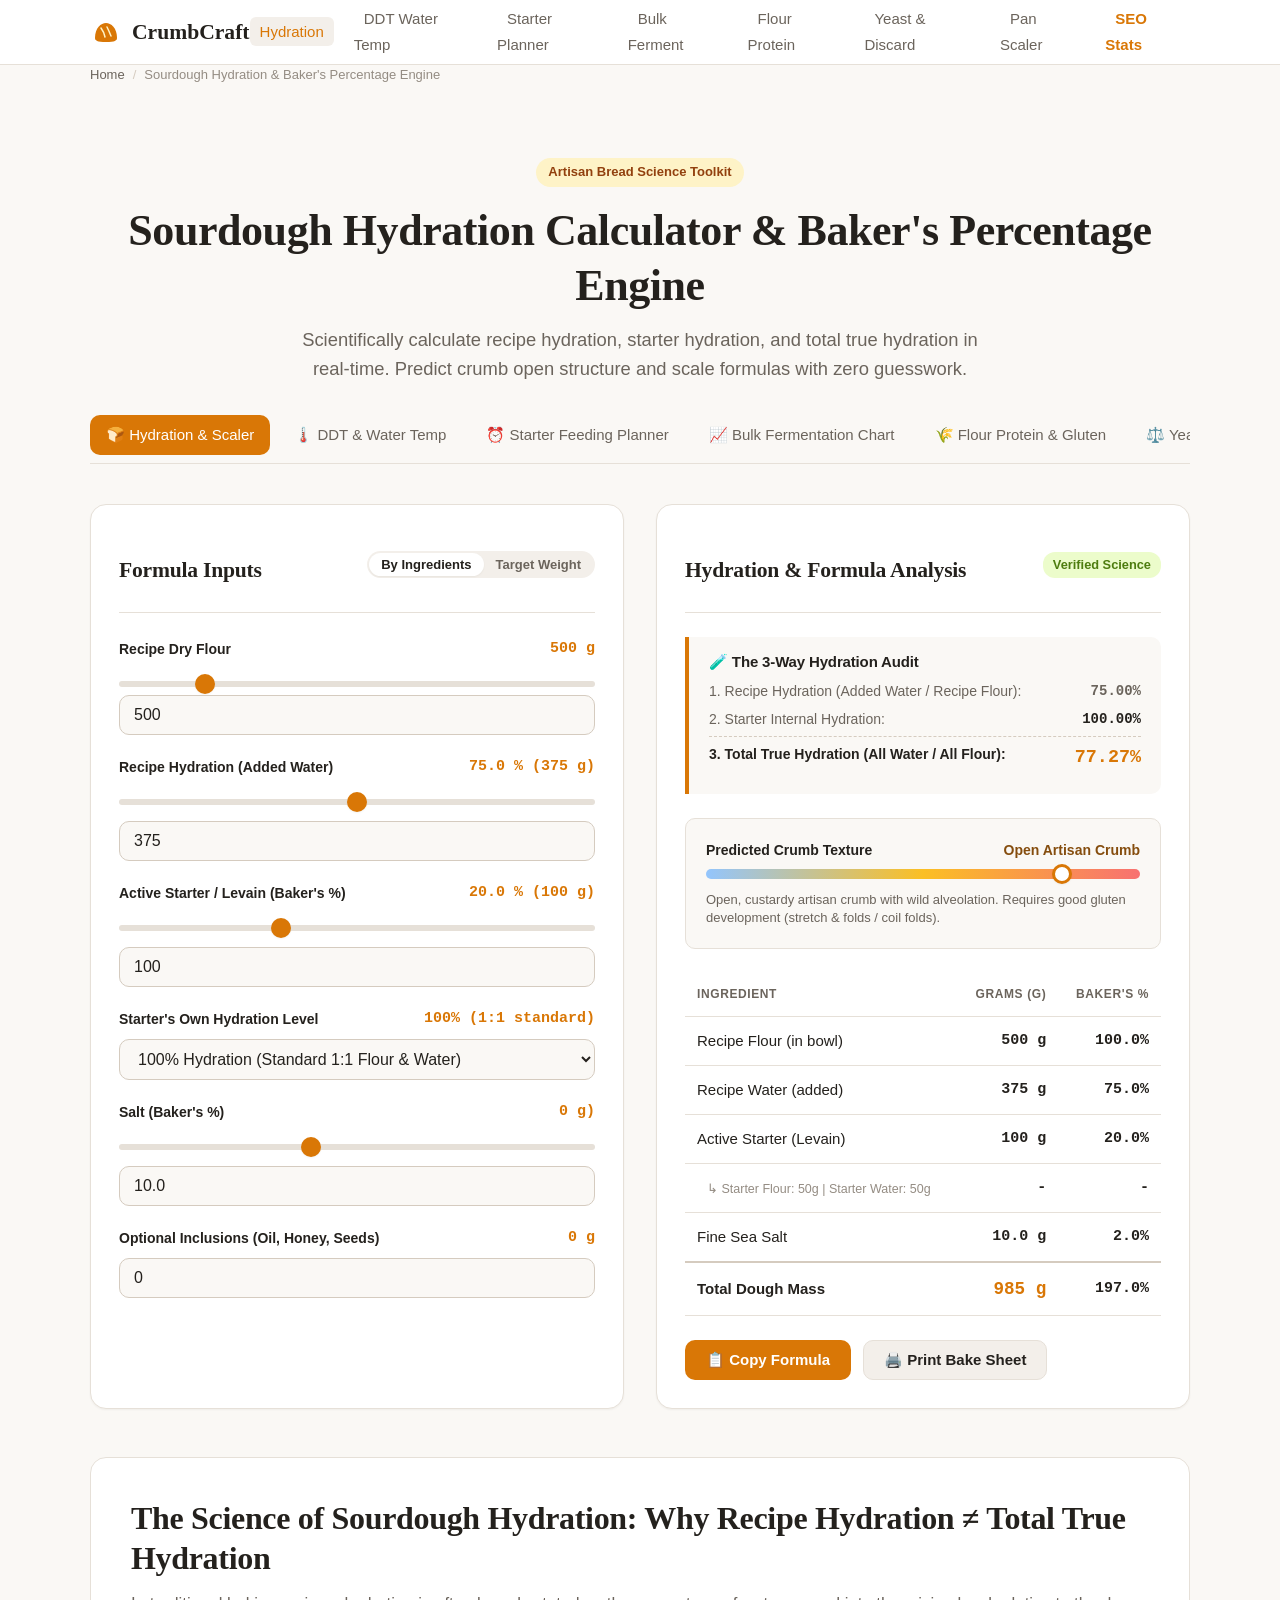
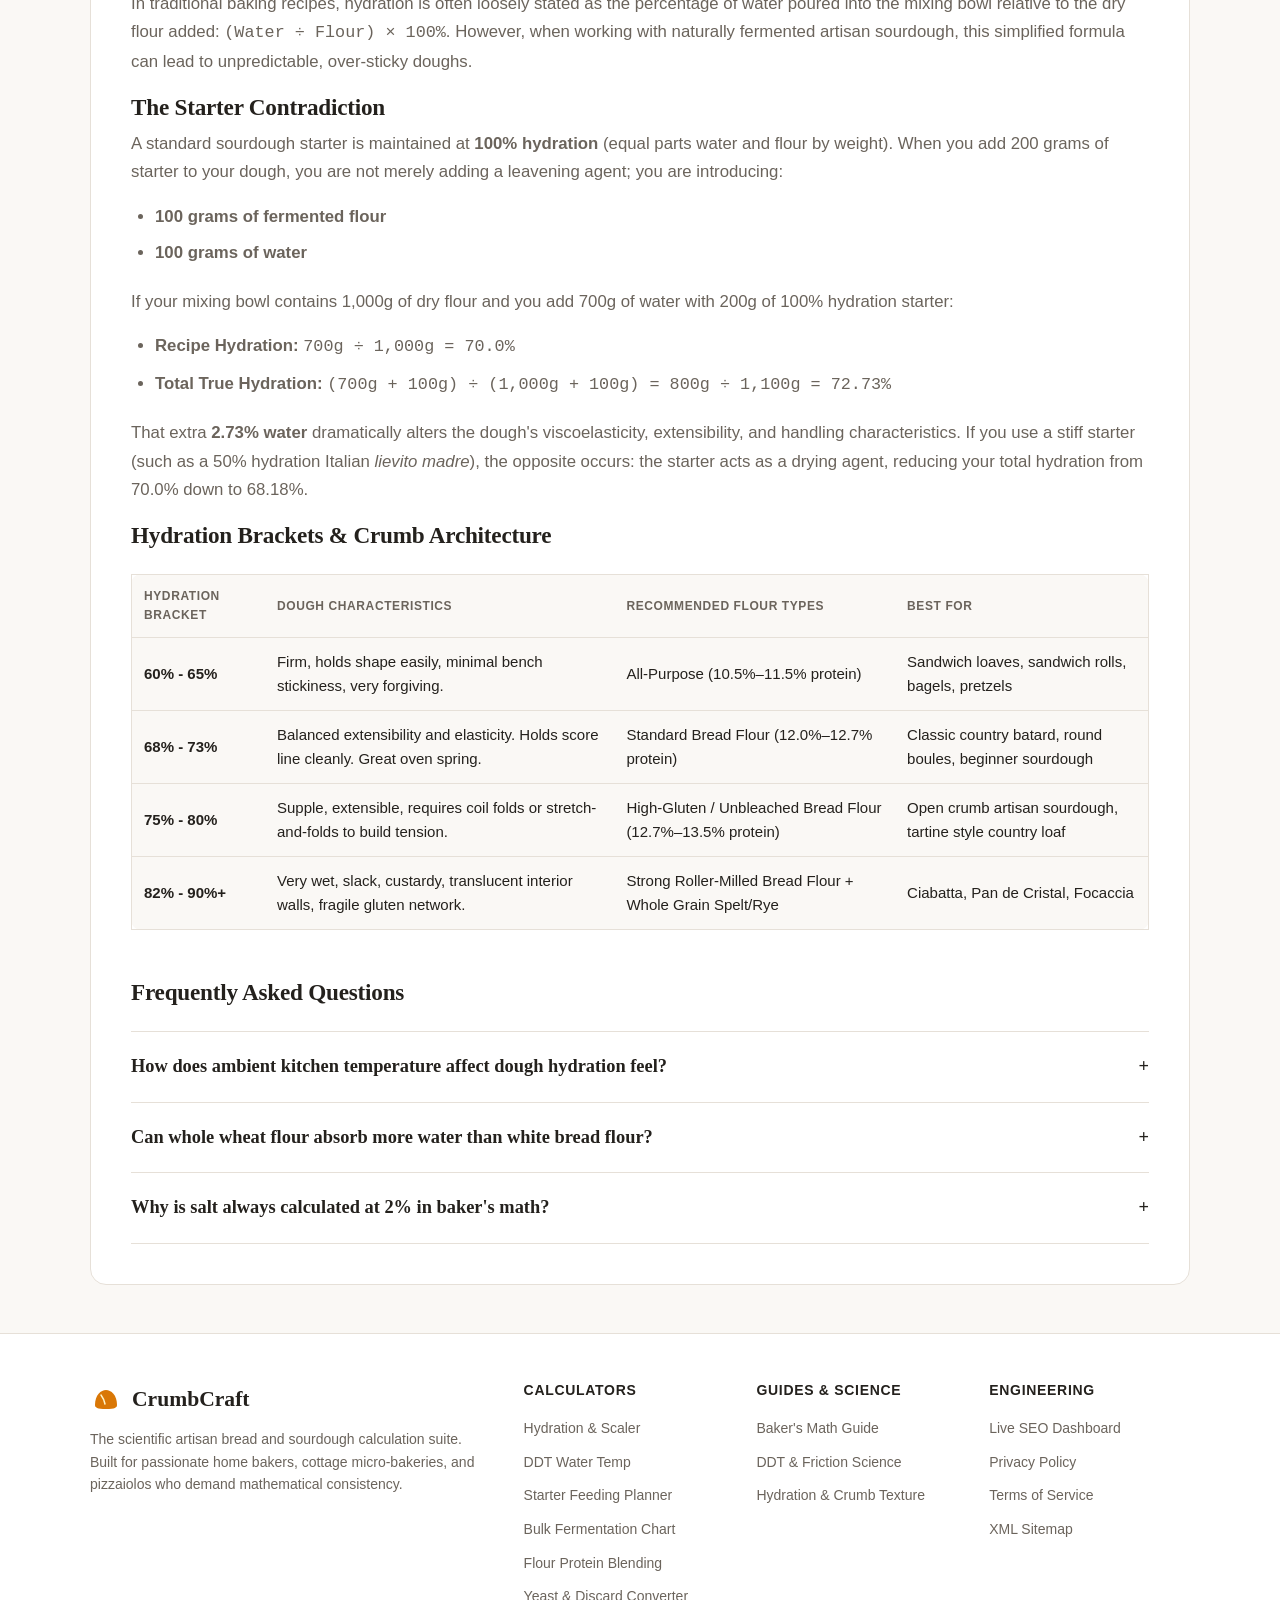
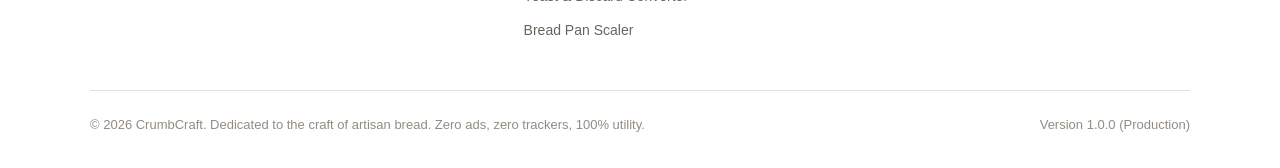
<file: index.html>
<!DOCTYPE html>
<html lang="en">
<head>
  <meta charset="UTF-8">
  <meta name="viewport" content="width=device-width, initial-scale=1.0">
  <title>Sourdough Hydration Calculator & Baker's Percentage Engine | CrumbCraft</title>
  <meta name="description" content="Free precision sourdough hydration calculator. Accurately calculates recipe hydration, starter hydration, and total true hydration with live baker's percentage scaling and crumb structure visualization.">
  <link rel="canonical" href="https://mohd34.github.io/crumbcraft/">
  
  <!-- Open Graph / Facebook -->
  <meta property="og:type" content="website">
  <meta property="og:url" content="https://mohd34.github.io/crumbcraft/">
  <meta property="og:title" content="Sourdough Hydration Calculator & Baker's Percentage Engine | CrumbCraft">
  <meta property="og:description" content="Calculate true sourdough hydration, baker's percentages, and scale dough batches with mathematical accuracy.">
  <meta property="og:image" content="https://mohd34.github.io/crumbcraft/assets/img/favicon.svg">

  <!-- Twitter Card -->
  <meta name="twitter:card" content="summary">
  <meta name="twitter:title" content="Sourdough Hydration Calculator & Baker's Percentage Engine">
  <meta name="twitter:description" content="Calculate true sourdough hydration, starter contribution, and baker's percentages in real-time.">

  <!-- Favicon & Manifest -->
  <link rel="icon" type="image/svg+xml" href="assets/img/favicon.svg">
  <link rel="manifest" href="site.webmanifest">
  <meta name="theme-color" content="#D97706">

  <!-- CSS -->
  <link rel="stylesheet" href="assets/css/style.css">

  <!-- JSON-LD Structured Data: WebApplication, FAQPage, BreadcrumbList, Organization -->
  <script type="application/ld+json">
  {
    "@context": "https://schema.org",
    "@graph": [
      {
        "@type": "WebApplication",
        "@id": "https://mohd34.github.io/crumbcraft/#webapp",
        "name": "CrumbCraft Sourdough Hydration Calculator",
        "url": "https://mohd34.github.io/crumbcraft/",
        "applicationCategory": "UtilitiesApplication",
        "operatingSystem": "All",
        "browserRequirements": "Requires JavaScript. Requires HTML5.",
        "offers": {
          "@type": "Offer",
          "price": "0",
          "priceCurrency": "USD"
        },
        "description": "Scientific sourdough hydration calculator and baker's percentage scaling engine with 3-way hydration distinction."
      },
      {
        "@type": "BreadcrumbList",
        "@id": "https://mohd34.github.io/crumbcraft/#breadcrumbs",
        "itemListElement": [
          {
            "@type": "ListItem",
            "position": 1,
            "name": "Home",
            "item": "https://mohd34.github.io/crumbcraft/"
          },
          {
            "@type": "ListItem",
            "position": 2,
            "name": "Hydration Calculator",
            "item": "https://mohd34.github.io/crumbcraft/"
          }
        ]
      },
      {
        "@type": "FAQPage",
        "@id": "https://mohd34.github.io/crumbcraft/#faq",
        "mainEntity": [
          {
            "@type": "Question",
            "name": "What is the difference between recipe hydration and total true hydration in sourdough?",
            "acceptedAnswer": {
              "@type": "Answer",
              "text": "Recipe hydration only measures the liquid water poured into the mixing bowl relative to the dry flour in the bowl. Total true hydration accounts for the flour and water already contained inside your sourdough starter or levain. In a 100% hydration starter (equal parts flour and water), adding 200g of starter adds 100g of flour and 100g of water to the total dough mass, shifting the effective hydration."
            }
          },
          {
            "@type": "Question",
            "name": "How does baker's percentage work?",
            "acceptedAnswer": {
              "@type": "Answer",
              "text": "In baker's percentages, the total dry flour is always anchored at 100%. Every other ingredient (water, starter, salt, inclusions) is expressed as a weight percentage relative to that flour. This allows recipes to be scaled up or down to any batch size without changing the dough's balance."
            }
          },
          {
            "@type": "Question",
            "name": "What is the best hydration percentage for beginner sourdough bakers?",
            "acceptedAnswer": {
              "@type": "Answer",
              "text": "For beginners, a total true hydration between 65% and 70% is recommended. At this level, dough is manageable, holds tension well during pre-shaping, maintains its shape without flattening, and still delivers a tender, custardy crumb."
            }
          }
        ]
      }
    ]
  }
  </script>
</head>
<body>

  <!-- Site Header -->
  <header class="site-header">
    <div class="container header-inner">
      <a href="index.html" class="brand-logo" aria-label="CrumbCraft Home">
        <svg class="logo-icon" viewBox="0 0 64 64">
          <path d="M10,44 C10,24 22,14 32,14 C42,14 54,24 54,44 C54,49 50,52 32,52 C14,52 10,49 10,44 Z" fill="#D97706" />
          <path d="M22,24 Q28,32 30,42" fill="none" stroke="#FEF3C7" stroke-width="3" stroke-linecap="round" />
          <path d="M34,22 Q38,30 42,40" fill="none" stroke="#FEF3C7" stroke-width="3" stroke-linecap="round" />
        </svg>
        <span>CrumbCraft</span>
      </a>

      <nav aria-label="Primary Navigation">
        <ul class="nav-links">
          <li><a href="index.html" class="nav-link active">Hydration</a></li>
          <li><a href="ddt-calculator.html" class="nav-link">DDT Water Temp</a></li>
          <li><a href="starter-feeding-schedule.html" class="nav-link">Starter Planner</a></li>
          <li><a href="fermentation-calculator.html" class="nav-link">Bulk Ferment</a></li>
          <li><a href="flour-protein-calculator.html" class="nav-link">Flour Protein</a></li>
          <li><a href="yeast-converter.html" class="nav-link">Yeast & Discard</a></li>
          <li><a href="loaf-pan-calculator.html" class="nav-link">Pan Scaler</a></li>
          <li><a href="seo-dashboard.html" class="nav-link" style="color:var(--brand-amber); font-weight:700;">SEO Stats</a></li>
        </ul>
      </nav>

      <button class="mobile-menu-btn" aria-label="Toggle menu" aria-expanded="false">
        <svg width="24" height="24" viewBox="0 0 24 24" fill="none" stroke="currentColor" stroke-width="2"><line x1="3" y1="12" x2="21" y2="12"></line><line x1="3" y1="6" x2="21" y2="6"></line><line x1="3" y1="18" x2="21" y2="18"></line></svg>
      </button>
    </div>
  </header>

  <main class="container">
    <!-- Breadcrumbs -->
    <ul class="breadcrumbs" aria-label="Breadcrumb">
      <li><a href="index.html">Home</a></li>
      <li aria-current="page">Sourdough Hydration & Baker's Percentage Engine</li>
    </ul>

    <!-- Hero Header -->
    <section class="hero">
      <span class="hero-badge">Artisan Bread Science Toolkit</span>
      <h1>Sourdough Hydration Calculator & Baker's Percentage Engine</h1>
      <p class="lead">
        Scientifically calculate recipe hydration, starter hydration, and total true hydration in real-time. Predict crumb open structure and scale formulas with zero guesswork.
      </p>
    </section>

    <!-- Sub-Tool Navigation Pills -->
    <div class="tool-nav-wrapper">
      <ul class="tool-tabs">
        <li class="tool-tab-item active"><a href="index.html">🍞 Hydration & Scaler</a></li>
        <li class="tool-tab-item"><a href="ddt-calculator.html">🌡️ DDT & Water Temp</a></li>
        <li class="tool-tab-item"><a href="starter-feeding-schedule.html">⏰ Starter Feeding Planner</a></li>
        <li class="tool-tab-item"><a href="fermentation-calculator.html">📈 Bulk Fermentation Chart</a></li>
        <li class="tool-tab-item"><a href="flour-protein-calculator.html">🌾 Flour Protein & Gluten</a></li>
        <li class="tool-tab-item"><a href="yeast-converter.html">⚖️ Yeast & Discard Converter</a></li>
        <li class="tool-tab-item"><a href="loaf-pan-calculator.html">📏 Loaf Pan Scaler</a></li>
      </ul>
    </div>

    <!-- Interactive Calculator Card Grid -->
    <div class="calc-grid">
      <!-- Input Panel -->
      <section class="calc-card" aria-labelledby="calc-inputs-heading">
        <div class="calc-card-header">
          <h2 id="calc-inputs-heading" class="calc-card-title">Formula Inputs</h2>
          <div class="unit-toggle" role="group" aria-label="Calculation Mode">
            <button type="button" class="unit-toggle-btn active" id="mode-direct">By Ingredients</button>
            <button type="button" class="unit-toggle-btn" id="mode-target">Target Weight</button>
          </div>
        </div>

        <form id="hydration-form" onsubmit="return false;">
          <!-- Target Weight Controls (Hidden in Direct Mode) -->
          <div id="target-mode-panel" style="display:none; margin-bottom: 1.5rem; background: var(--bg-tertiary); padding: 1rem; border-radius: var(--radius-md);">
            <div class="form-group">
              <label class="form-label" for="target-dough-weight">
                <span>Target Total Dough Weight</span>
                <span class="form-label-val" id="val-target-dough">900 g</span>
              </label>
              <input type="range" class="form-range" id="target-dough-weight" min="300" max="5000" step="25" value="900">
              <input type="number" class="form-input" id="num-target-dough" min="100" max="10000" value="900" style="margin-top:0.5rem;">
            </div>
            <div class="form-group">
              <label class="form-label" for="target-loaves-count">Number of Loaves: <strong id="val-loaves-count">1 loaf (900g each)</strong></label>
              <input type="range" class="form-range" id="target-loaves-count" min="1" max="12" step="1" value="1">
            </div>
          </div>

          <!-- Direct Flour Input -->
          <div class="form-group" id="group-flour">
            <label class="form-label" for="input-flour">
              <span>Recipe Dry Flour</span>
              <span class="form-label-val" id="val-flour">500 g</span>
            </label>
            <input type="range" class="form-range" id="range-flour" min="100" max="2500" step="10" value="500">
            <input type="number" class="form-input" id="input-flour" min="10" max="20000" value="500">
          </div>

          <!-- Water Input / Hydration Slider -->
          <div class="form-group">
            <label class="form-label" for="range-hydration">
              <span>Recipe Hydration (Added Water)</span>
              <span class="form-label-val" id="val-hydration">75 % (375 g)</span>
            </label>
            <input type="range" class="form-range" id="range-hydration" min="50" max="100" step="1" value="75">
            <input type="number" class="form-input" id="input-water" min="10" max="20000" value="375" style="margin-top:0.5rem;" aria-label="Water weight in grams">
          </div>

          <!-- Sourdough Starter / Levain Input -->
          <div class="form-group">
            <label class="form-label" for="range-starter">
              <span>Active Starter / Levain (Baker's %)</span>
              <span class="form-label-val" id="val-starter">20 % (100 g)</span>
            </label>
            <input type="range" class="form-range" id="range-starter" min="5" max="50" step="1" value="20">
            <input type="number" class="form-input" id="input-starter" min="0" max="5000" value="100" style="margin-top:0.5rem;" aria-label="Starter weight in grams">
          </div>

          <!-- Starter Hydration % (Crucial for 3-way distinction) -->
          <div class="form-group">
            <label class="form-label" for="input-starter-hydration">
              <span>Starter's Own Hydration Level</span>
              <span class="form-label-val" id="val-starter-hydration">100 % (1:1 standard)</span>
            </label>
            <select class="form-input" id="input-starter-hydration">
              <option value="100" selected>100% Hydration (Standard 1:1 Flour & Water)</option>
              <option value="50">50% Hydration (Stiff Starter / Lievito Madre)</option>
              <option value="60">60% Hydration (Medium Stiff Levain)</option>
              <option value="80">80% Hydration (High Absorption Starter)</option>
              <option value="125">125% Hydration (Liquid Levain)</option>
              <option value="150">150% Hydration (100% Rye Liquid Starter)</option>
            </select>
          </div>

          <!-- Salt Input -->
          <div class="form-group">
            <label class="form-label" for="range-salt">
              <span>Salt (Baker's %)</span>
              <span class="form-label-val" id="val-salt">2.0 % (10.0 g)</span>
            </label>
            <input type="range" class="form-range" id="range-salt" min="1.0" max="3.5" step="0.1" value="2.0">
            <input type="number" class="form-input" id="input-salt" step="0.1" min="0" max="500" value="10.0" style="margin-top:0.5rem;" aria-label="Salt weight in grams">
          </div>

          <!-- Inclusions (Optional) -->
          <div class="form-group">
            <label class="form-label" for="input-inclusions">
              <span>Optional Inclusions (Oil, Honey, Seeds)</span>
              <span class="form-label-val" id="val-inclusions">0 g</span>
            </label>
            <input type="number" class="form-input" id="input-inclusions" min="0" max="1000" value="0" placeholder="0">
          </div>
        </form>
      </section>

      <!-- Output Panel & Visualizer -->
      <section class="results-card" aria-labelledby="calc-results-heading">
        <div class="calc-card-header">
          <h2 id="calc-results-heading" class="calc-card-title">Hydration & Formula Analysis</h2>
          <span class="badge" style="background:var(--accent-olive-bg); color:var(--accent-olive); padding:3px 10px; border-radius:12px; font-size:0.8rem; font-weight:700;">Verified Science</span>
        </div>

        <!-- The 3-Way Hydration Breakdown (Core Competitive Advantage) -->
        <div class="hydration-distinction">
          <h4>🧪 The 3-Way Hydration Audit</h4>
          <ul>
            <li>
              <span>1. Recipe Hydration (Added Water / Recipe Flour):</span>
              <span id="res-recipe-hydration" style="color:var(--text-muted);">75.00%</span>
            </li>
            <li>
              <span>2. Starter Internal Hydration:</span>
              <span id="res-starter-hydration">100.00%</span>
            </li>
            <li style="border-top: 1px dashed var(--border-strong); padding-top: 0.35rem; margin-top: 0.35rem;">
              <span style="font-weight:700; color:var(--text-main);">3. Total True Hydration (All Water / All Flour):</span>
              <span id="res-total-hydration" style="font-size:1.15rem; font-weight:800; color:var(--brand-amber);">77.27%</span>
            </li>
          </ul>
        </div>

        <!-- Crumb Openness Gauge -->
        <div class="crumb-gauge-box">
          <div class="crumb-gauge-header">
            <strong>Predicted Crumb Texture</strong>
            <span id="crumb-openness-tag" style="font-weight:700; color:var(--brand-crust);">Open Artisan</span>
          </div>
          <div class="crumb-gauge-bar">
            <div class="crumb-gauge-marker" id="crumb-marker" style="left: 77%;"></div>
          </div>
          <p class="crumb-gauge-desc" id="crumb-desc">
            Open, custardy artisan crumb with wild alveolation. Requires good gluten development (stretch & folds / coil folds).
          </p>
        </div>

        <!-- Formula Table -->
        <table class="formula-table" aria-label="Calculated Ingredients Breakdown">
          <thead>
            <tr>
              <th>Ingredient</th>
              <th class="num">Grams (g)</th>
              <th class="num">Baker's %</th>
            </tr>
          </thead>
          <tbody>
            <tr>
              <td>Recipe Flour (in bowl)</td>
              <td class="num" id="row-recipe-flour">500 g</td>
              <td class="num">100.0%</td>
            </tr>
            <tr>
              <td>Recipe Water (added)</td>
              <td class="num" id="row-recipe-water">375 g</td>
              <td class="num" id="row-water-pct">75.0%</td>
            </tr>
            <tr>
              <td>Active Starter (Levain)</td>
              <td class="num" id="row-starter">100 g</td>
              <td class="num" id="row-starter-pct">20.0%</td>
            </tr>
            <tr>
              <td><small style="color:var(--text-light); padding-left:10px;">↳ Starter Flour: <span id="sub-starter-flour">50g</span> | Starter Water: <span id="sub-starter-water">50g</span></small></td>
              <td class="num">-</td>
              <td class="num">-</td>
            </tr>
            <tr>
              <td>Fine Sea Salt</td>
              <td class="num" id="row-salt">10.0 g</td>
              <td class="num" id="row-salt-pct">2.0%</td>
            </tr>
            <tr id="row-inc-wrapper" style="display:none;">
              <td>Inclusions / Fats</td>
              <td class="num" id="row-inclusions">0 g</td>
              <td class="num" id="row-inclusions-pct">0.0%</td>
            </tr>
            <tr style="border-top: 2px solid var(--border-strong); font-weight:800;">
              <td>Total Dough Mass</td>
              <td class="num" id="row-total-dough" style="color:var(--brand-amber); font-size:1.1rem;">985 g</td>
              <td class="num" id="row-total-pct">197.0%</td>
            </tr>
          </tbody>
        </table>

        <!-- Actions -->
        <div class="btn-group">
          <button type="button" class="btn btn-primary" id="btn-copy-formula">
            📋 Copy Formula
          </button>
          <button type="button" class="btn btn-secondary" onclick="window.print()">
            🖨️ Print Bake Sheet
          </button>
        </div>
      </section>
    </div>

    <!-- Educational Guide & Scientific Content Section (SEO-Rich) -->
    <article class="guide-section">
      <h2>The Science of Sourdough Hydration: Why Recipe Hydration ≠ Total True Hydration</h2>
      <p>
        In traditional baking recipes, hydration is often loosely stated as the percentage of water poured into the mixing bowl relative to the dry flour added: <code>(Water ÷ Flour) × 100%</code>. However, when working with naturally fermented artisan sourdough, this simplified formula can lead to unpredictable, over-sticky doughs.
      </p>

      <h3>The Starter Contradiction</h3>
      <p>
        A standard sourdough starter is maintained at <strong>100% hydration</strong> (equal parts water and flour by weight). When you add 200 grams of starter to your dough, you are not merely adding a leavening agent; you are introducing:
      </p>
      <ul>
        <li><strong>100 grams of fermented flour</strong></li>
        <li><strong>100 grams of water</strong></li>
      </ul>
      <p>
        If your mixing bowl contains 1,000g of dry flour and you add 700g of water with 200g of 100% hydration starter:
      </p>
      <ul>
        <li><strong>Recipe Hydration:</strong> <code>700g ÷ 1,000g = 70.0%</code></li>
        <li><strong>Total True Hydration:</strong> <code>(700g + 100g) ÷ (1,000g + 100g) = 800g ÷ 1,100g = 72.73%</code></li>
      </ul>
      <p>
        That extra <strong>2.73% water</strong> dramatically alters the dough's viscoelasticity, extensibility, and handling characteristics. If you use a stiff starter (such as a 50% hydration Italian <em>lievito madre</em>), the opposite occurs: the starter acts as a drying agent, reducing your total hydration from 70.0% down to 68.18%.
      </p>

      <h3>Hydration Brackets & Crumb Architecture</h3>
      <div style="overflow-x:auto; margin: 1.5rem 0;">
        <table class="formula-table" style="background:var(--bg-primary); border: 1px solid var(--border-subtle); border-radius: var(--radius-md);">
          <thead>
            <tr>
              <th>Hydration Bracket</th>
              <th>Dough Characteristics</th>
              <th>Recommended Flour Types</th>
              <th>Best For</th>
            </tr>
          </thead>
          <tbody>
            <tr>
              <td><strong>60% - 65%</strong></td>
              <td>Firm, holds shape easily, minimal bench stickiness, very forgiving.</td>
              <td>All-Purpose (10.5%–11.5% protein)</td>
              <td>Sandwich loaves, sandwich rolls, bagels, pretzels</td>
            </tr>
            <tr>
              <td><strong>68% - 73%</strong></td>
              <td>Balanced extensibility and elasticity. Holds score line cleanly. Great oven spring.</td>
              <td>Standard Bread Flour (12.0%–12.7% protein)</td>
              <td>Classic country batard, round boules, beginner sourdough</td>
            </tr>
            <tr>
              <td><strong>75% - 80%</strong></td>
              <td>Supple, extensible, requires coil folds or stretch-and-folds to build tension.</td>
              <td>High-Gluten / Unbleached Bread Flour (12.7%–13.5% protein)</td>
              <td>Open crumb artisan sourdough, tartine style country loaf</td>
            </tr>
            <tr>
              <td><strong>82% - 90%+</strong></td>
              <td>Very wet, slack, custardy, translucent interior walls, fragile gluten network.</td>
              <td>Strong Roller-Milled Bread Flour + Whole Grain Spelt/Rye</td>
              <td>Ciabatta, Pan de Cristal, Focaccia</td>
            </tr>
          </tbody>
        </table>
      </div>

      <!-- FAQ Section -->
      <h3>Frequently Asked Questions</h3>
      <div class="faq-list">
        <div class="faq-item">
          <div class="faq-question">
            <span>How does ambient kitchen temperature affect dough hydration feel?</span>
            <span>+</span>
          </div>
          <div class="faq-answer" style="display:none;">
            Warm temperatures accelerate enzymatic activity (specifically amylase and protease). At temperatures above 78°F (25.5°C), protease enzymes break down gluten bonds faster, causing the dough to feel slack, wet, and sticky, even if the hydration percentage has not changed. Using our <a href="ddt-calculator.html">Desired Dough Temperature (DDT) Calculator</a> helps keep your dough at the ideal 75°F–78°F window.
          </div>
        </div>

        <div class="faq-item">
          <div class="faq-question">
            <span>Can whole wheat flour absorb more water than white bread flour?</span>
            <span>+</span>
          </div>
          <div class="faq-answer" style="display:none;">
            Yes! Whole wheat and whole rye flours contain wheat bran and germ, along with pentosans (hemicellulose polymers) that can absorb up to 10 to 15 times their dry weight in water. When blending 20% to 30% whole wheat into your recipe, you can typically increase your recipe hydration by 3% to 5% without the dough becoming slack.
          </div>
        </div>

        <div class="faq-item">
          <div class="faq-question">
            <span>Why is salt always calculated at 2% in baker's math?</span>
            <span>+</span>
          </div>
          <div class="faq-answer" style="display:none;">
            Salt provides three essential functions in artisan bread: flavor enhancement, yeast regulation, and gluten tightening. Salt ions mask electrical charges on gluten proteins, allowing them to bind more tightly and produce a stronger gluten matrix. Most artisan recipes use between 1.8% and 2.2% fine sea salt.
          </div>
        </div>
      </div>
    </article>
  </main>

  <!-- Site Footer -->
  <footer class="site-footer">
    <div class="container">
      <div class="footer-grid">
        <div class="footer-col">
          <div class="brand-logo" style="margin-bottom:0.75rem;">
            <svg class="logo-icon" viewBox="0 0 64 64"><path d="M10,44 C10,24 22,14 32,14 C42,14 54,24 54,44 C54,49 50,52 32,52 C14,52 10,49 10,44 Z" fill="#D97706"/><path d="M22,24 Q28,32 30,42" fill="none" stroke="#FEF3C7" stroke-width="3" stroke-linecap="round"/></svg>
            <span>CrumbCraft</span>
          </div>
          <p style="font-size:0.875rem;">
            The scientific artisan bread and sourdough calculation suite. Built for passionate home bakers, cottage micro-bakeries, and pizzaiolos who demand mathematical consistency.
          </p>
        </div>

        <div class="footer-col">
          <h4>Calculators</h4>
          <ul class="footer-links">
            <li><a href="index.html">Hydration & Scaler</a></li>
            <li><a href="ddt-calculator.html">DDT Water Temp</a></li>
            <li><a href="starter-feeding-schedule.html">Starter Feeding Planner</a></li>
            <li><a href="fermentation-calculator.html">Bulk Fermentation Chart</a></li>
            <li><a href="flour-protein-calculator.html">Flour Protein Blending</a></li>
            <li><a href="yeast-converter.html">Yeast & Discard Converter</a></li>
            <li><a href="loaf-pan-calculator.html">Bread Pan Scaler</a></li>
          </ul>
        </div>

        <div class="footer-col">
          <h4>Guides & Science</h4>
          <ul class="footer-links">
            <li><a href="guides/bakers-percentages-explained.html">Baker's Math Guide</a></li>
            <li><a href="guides/desired-dough-temperature-guide.html">DDT & Friction Science</a></li>
            <li><a href="guides/sourdough-hydration-crumb-guide.html">Hydration & Crumb Texture</a></li>
          </ul>
        </div>

        <div class="footer-col">
          <h4>Engineering</h4>
          <ul class="footer-links">
            <li><a href="seo-dashboard.html">Live SEO Dashboard</a></li>
            <li><a href="legal/privacy.html">Privacy Policy</a></li>
            <li><a href="legal/terms.html">Terms of Service</a></li>
            <li><a href="sitemap.xml">XML Sitemap</a></li>
          </ul>
        </div>
      </div>

      <div class="footer-bottom">
        <span>© 2026 CrumbCraft. Dedicated to the craft of artisan bread. Zero ads, zero trackers, 100% utility.</span>
        <span>Version 1.0.0 (Production)</span>
      </div>
    </div>
  </footer>

  <!-- Scripts -->
  <script src="assets/js/calculators.js"></script>
  <script src="assets/js/app.js"></script>
  <script>
    // Live UI Controller for Hydration Engine
    (function() {
      let isTargetMode = false;

      // DOM Elements
      const modeDirectBtn = document.getElementById('mode-direct');
      const modeTargetBtn = document.getElementById('mode-target');
      const targetPanel = document.getElementById('target-mode-panel');
      const groupFlour = document.getElementById('group-flour');

      const rangeFlour = document.getElementById('range-flour');
      const inputFlour = document.getElementById('input-flour');
      const valFlour = document.getElementById('val-flour');

      const rangeHydration = document.getElementById('range-hydration');
      const inputWater = document.getElementById('input-water');
      const valHydration = document.getElementById('val-hydration');

      const rangeStarter = document.getElementById('range-starter');
      const inputStarter = document.getElementById('input-starter');
      const valStarter = document.getElementById('val-starter');

      const inputStarterHydration = document.getElementById('input-starter-hydration');
      const valStarterHydration = document.getElementById('val-starter-hydration');

      const rangeSalt = document.getElementById('range-salt');
      const inputSalt = document.getElementById('input-salt');
      const valSalt = document.getElementById('val-salt');

      const inputInclusions = document.getElementById('input-inclusions');
      const valInclusions = document.getElementById('val-inclusions');

      const targetDoughRange = document.getElementById('target-dough-weight');
      const targetDoughNum = document.getElementById('num-target-dough');
      const valTargetDough = document.getElementById('val-target-dough');
      const targetLoavesRange = document.getElementById('target-loaves-count');
      const valLoavesCount = document.getElementById('val-loaves-count');

      // Results Elements
      const resRecipeHydration = document.getElementById('res-recipe-hydration');
      const resStarterHydration = document.getElementById('res-starter-hydration');
      const resTotalHydration = document.getElementById('res-total-hydration');
      const crumbTag = document.getElementById('crumb-openness-tag');
      const crumbMarker = document.getElementById('crumb-marker');
      const crumbDesc = document.getElementById('crumb-desc');

      const rowRecipeFlour = document.getElementById('row-recipe-flour');
      const rowRecipeWater = document.getElementById('row-recipe-water');
      const rowWaterPct = document.getElementById('row-water-pct');
      const rowStarter = document.getElementById('row-starter');
      const rowStarterPct = document.getElementById('row-starter-pct');
      const subStarterFlour = document.getElementById('sub-starter-flour');
      const subStarterWater = document.getElementById('sub-starter-water');
      const rowSalt = document.getElementById('row-salt');
      const rowSaltPct = document.getElementById('row-salt-pct');
      const rowIncWrapper = document.getElementById('row-inc-wrapper');
      const rowInclusions = document.getElementById('row-inclusions');
      const rowInclusionsPct = document.getElementById('row-inclusions-pct');
      const rowTotalDough = document.getElementById('row-total-dough');
      const rowTotalPct = document.getElementById('row-total-pct');

      function updateCalculator() {
        let flourW, waterW, starterW, saltW, incW;
        const starterHydrationVal = Number(inputStarterHydration.value) || 100;
        valStarterHydration.textContent = starterHydrationVal + '% (' + (starterHydrationVal === 100 ? '1:1 standard' : starterHydrationVal + '% levain') + ')';

        if (isTargetMode) {
          const totalTarget = (Number(targetDoughNum.value) || 900) * (Number(targetLoavesRange.value) || 1);
          const hydrationPct = Number(rangeHydration.value) || 75;
          const starterPct = Number(rangeStarter.value) || 20;
          const saltPct = Number(rangeSalt.value) || 2.0;

          const scaled = BreadEngine.scaleRecipe({
            targetTotalWeight: totalTarget,
            recipeHydrationPct: hydrationPct,
            starterPct: starterPct,
            saltPct: saltPct,
            starterHydrationPct: starterHydrationVal
          });

          flourW = scaled.recipeFlour;
          waterW = scaled.recipeWater;
          starterW = scaled.starterWeight;
          saltW = (flourW * saltPct) / 100;
          incW = 0;

          // Sync input fields
          inputFlour.value = Math.round(flourW);
          rangeFlour.value = Math.round(flourW);
          valFlour.textContent = Math.round(flourW) + ' g';
          inputWater.value = Math.round(waterW);
          inputStarter.value = Math.round(starterW);
          inputSalt.value = (Math.round(saltW * 10) / 10).toFixed(1);
        } else {
          flourW = Number(inputFlour.value) || 500;
          waterW = Number(inputWater.value) || 375;
          starterW = Number(inputStarter.value) || 100;
          saltW = Number(inputSalt.value) || 10.0;
          incW = Number(inputInclusions.value) || 0;
        }

        const res = BreadEngine.calculateHydration({
          flourWeight: flourW,
          waterWeight: waterW,
          starterWeight: starterW,
          starterHydrationPct: starterHydrationVal,
          saltWeight: saltW,
          inclusionWeight: incW
        });

        // Update Labels
        valFlour.textContent = Math.round(res.recipeFlour) + ' g';
        valHydration.textContent = res.waterBakerPct.toFixed(1) + ' % (' + Math.round(res.recipeWater) + ' g)';
        valStarter.textContent = res.starterBakerPct.toFixed(1) + ' % (' + Math.round(res.starterWeight) + ' g)';
        valSalt.textContent = res.saltBakerPct.toFixed(1) + ' % (' + res.saltBakerPct > 0 ? (res.recipeFlour * res.saltBakerPct / 100).toFixed(1) : '0' + ' g)';
        valInclusions.textContent = Math.round(incW) + ' g';

        // 3-Way Hydration Breakdown
        resRecipeHydration.textContent = res.recipeHydrationPct.toFixed(2) + '%';
        resStarterHydration.textContent = res.starterHydrationPct.toFixed(2) + '%';
        resTotalHydration.textContent = res.totalHydrationPct.toFixed(2) + '%';

        // Crumb Openness Gauge
        crumbMarker.style.left = Math.min(95, Math.max(5, res.crumbOpennessScore)) + '%';
        crumbDesc.textContent = res.crumbDescription;
        if (res.totalHydrationPct < 65) crumbTag.textContent = "Dense Sandwich Crumb";
        else if (res.totalHydrationPct <= 72) crumbTag.textContent = "Classic Artisan Crumb";
        else if (res.totalHydrationPct <= 78) crumbTag.textContent = "Open Artisan Crumb";
        else crumbTag.textContent = "Super Open / Ciabatta Crumb";

        // Table Rows
        rowRecipeFlour.textContent = Math.round(res.recipeFlour) + ' g';
        rowRecipeWater.textContent = Math.round(res.recipeWater) + ' g';
        rowWaterPct.textContent = res.waterBakerPct.toFixed(1) + '%';
        rowStarter.textContent = Math.round(res.starterWeight) + ' g';
        rowStarterPct.textContent = res.starterBakerPct.toFixed(1) + '%';
        subStarterFlour.textContent = Math.round(res.starterFlour) + 'g';
        subStarterWater.textContent = Math.round(res.starterWater) + 'g';
        rowSalt.textContent = saltW.toFixed(1) + ' g';
        rowSaltPct.textContent = res.saltBakerPct.toFixed(1) + '%';

        if (incW > 0) {
          rowIncWrapper.style.display = 'table-row';
          rowInclusions.textContent = Math.round(incW) + ' g';
          rowInclusionsPct.textContent = res.inclusionBakerPct.toFixed(1) + '%';
        } else {
          rowIncWrapper.style.display = 'none';
        }

        rowTotalDough.textContent = Math.round(res.totalDoughWeight) + ' g';
        rowTotalPct.textContent = (100 + res.waterBakerPct + res.starterBakerPct + res.saltBakerPct + res.inclusionBakerPct).toFixed(1) + '%';
      }

      // Mode Switch Handlers
      modeDirectBtn.addEventListener('click', () => {
        isTargetMode = false;
        modeDirectBtn.classList.add('active');
        modeTargetBtn.classList.remove('active');
        targetPanel.style.display = 'none';
        groupFlour.style.display = 'block';
        updateCalculator();
      });

      modeTargetBtn.addEventListener('click', () => {
        isTargetMode = true;
        modeTargetBtn.classList.add('active');
        modeDirectBtn.classList.remove('active');
        targetPanel.style.display = 'block';
        groupFlour.style.display = 'none';
        updateCalculator();
      });

      // Slider & Input Bindings
      rangeFlour.addEventListener('input', (e) => {
        inputFlour.value = e.target.value;
        updateCalculator();
      });
      inputFlour.addEventListener('input', (e) => {
        rangeFlour.value = e.target.value;
        updateCalculator();
      });

      rangeHydration.addEventListener('input', (e) => {
        const flour = Number(inputFlour.value) || 500;
        inputWater.value = Math.round((flour * Number(e.target.value)) / 100);
        updateCalculator();
      });
      inputWater.addEventListener('input', (e) => {
        const flour = Number(inputFlour.value) || 500;
        rangeHydration.value = Math.round((Number(e.target.value) / flour) * 100);
        updateCalculator();
      });

      rangeStarter.addEventListener('input', (e) => {
        const flour = Number(inputFlour.value) || 500;
        inputStarter.value = Math.round((flour * Number(e.target.value)) / 100);
        updateCalculator();
      });
      inputStarter.addEventListener('input', (e) => {
        const flour = Number(inputFlour.value) || 500;
        rangeStarter.value = Math.round((Number(e.target.value) / flour) * 100);
        updateCalculator();
      });

      inputStarterHydration.addEventListener('change', updateCalculator);

      rangeSalt.addEventListener('input', (e) => {
        const flour = Number(inputFlour.value) || 500;
        inputSalt.value = ((flour * Number(e.target.value)) / 100).toFixed(1);
        updateCalculator();
      });
      inputSalt.addEventListener('input', (e) => {
        const flour = Number(inputFlour.value) || 500;
        rangeSalt.value = ((Number(e.target.value) / flour) * 100).toFixed(1);
        updateCalculator();
      });

      inputInclusions.addEventListener('input', updateCalculator);

      targetDoughRange.addEventListener('input', (e) => {
        targetDoughNum.value = e.target.value;
        valTargetDough.textContent = e.target.value + ' g';
        updateCalculator();
      });
      targetDoughNum.addEventListener('input', (e) => {
        targetDoughRange.value = e.target.value;
        valTargetDough.textContent = e.target.value + ' g';
        updateCalculator();
      });
      targetLoavesRange.addEventListener('input', (e) => {
        const count = Number(e.target.value);
        valLoavesCount.textContent = count + (count === 1 ? ' loaf (' : ' loaves (') + targetDoughNum.value + 'g each)';
        updateCalculator();
      });

      // Copy Formula Button
      document.getElementById('btn-copy-formula').addEventListener('click', () => {
        const formulaText = `CRUMBCRAFT SOURDOUGH FORMULA:
Recipe Flour: ${rowRecipeFlour.textContent} (100%)
Recipe Water: ${rowRecipeWater.textContent} (${rowWaterPct.textContent})
Starter (Levain): ${rowStarter.textContent} (${rowStarterPct.textContent}) [Flour: ${subStarterFlour.textContent}, Water: ${subStarterWater.textContent}]
Salt: ${rowSalt.textContent} (${rowSaltPct.textContent})
--------------------------
Total Dough Mass: ${rowTotalDough.textContent}
Total True Hydration: ${resTotalHydration.textContent}
Recipe Hydration: ${resRecipeHydration.textContent}
Calculated with CrumbCraft (https://mohd34.github.io/crumbcraft)`;
        copyFormulaToClipboard(formulaText);
      });

      // Initial Run
      updateCalculator();
    })();
  </script>
</body>
</html>
</file>
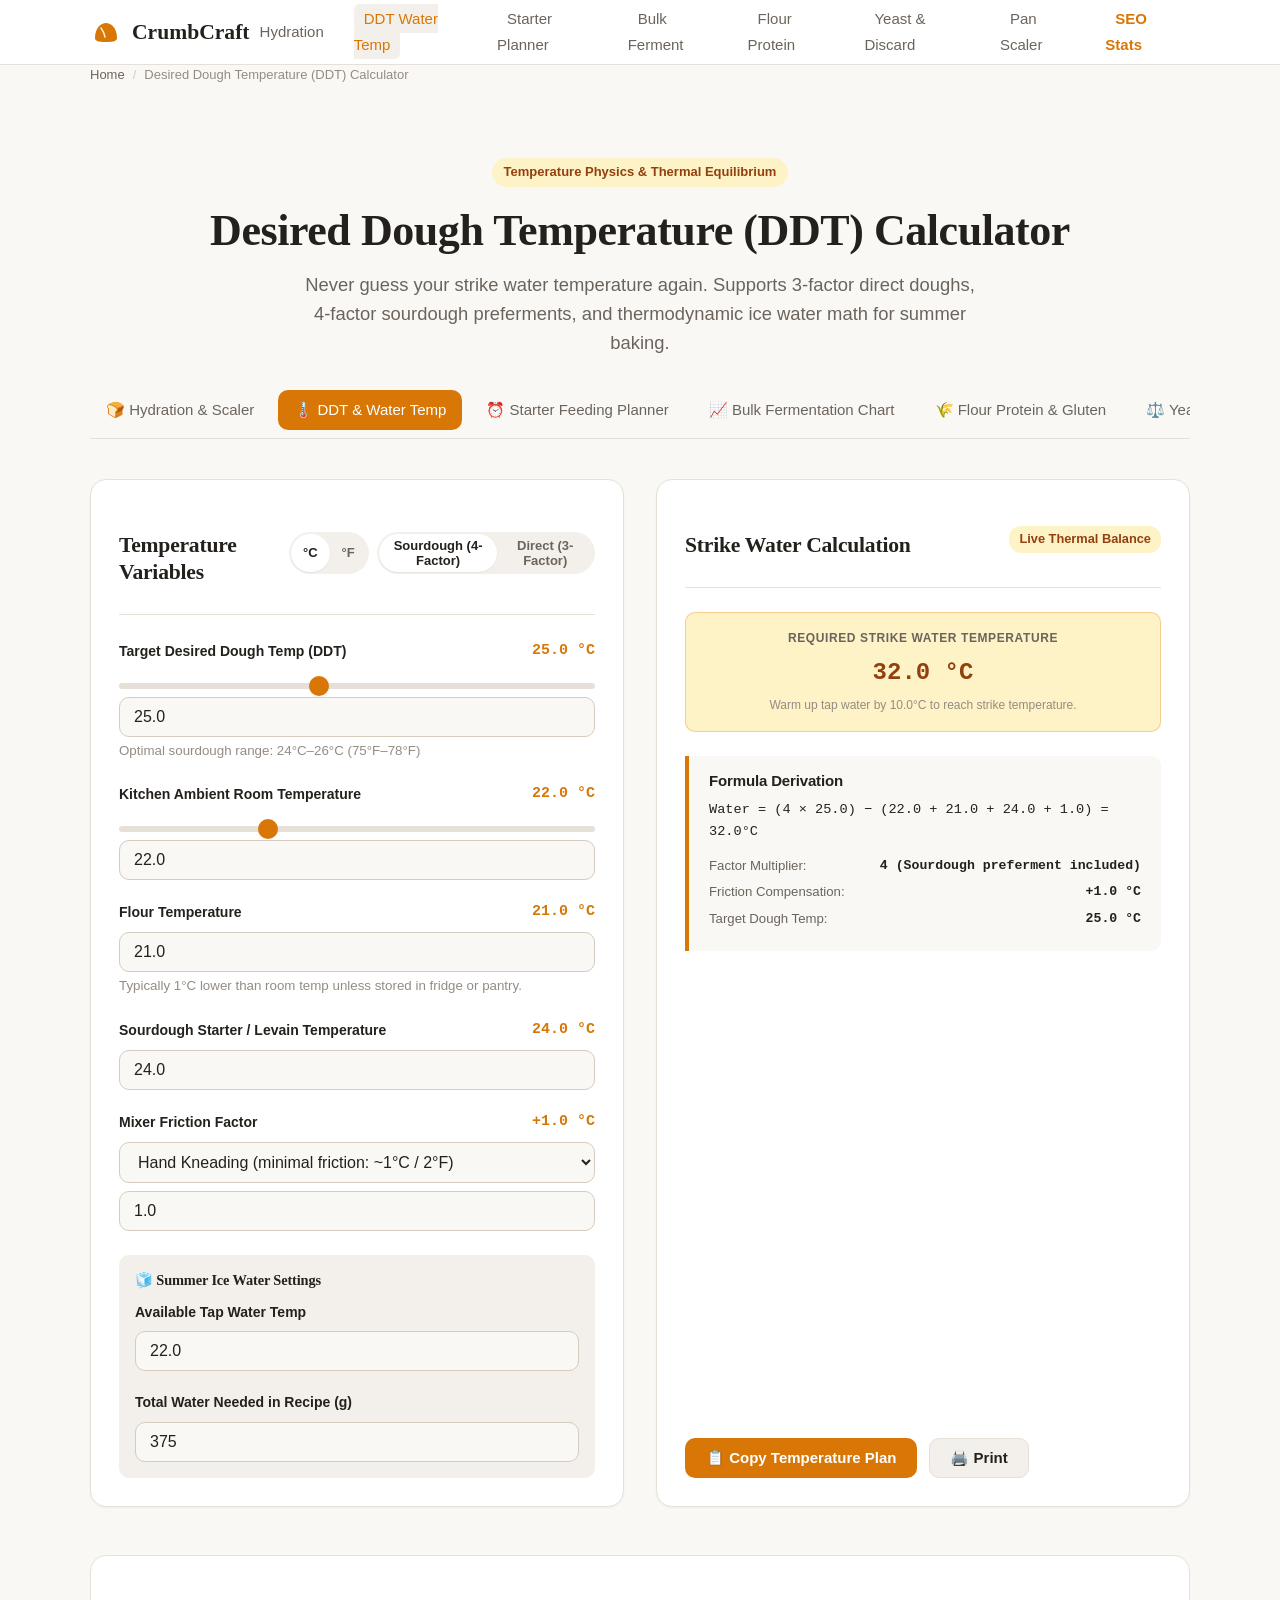
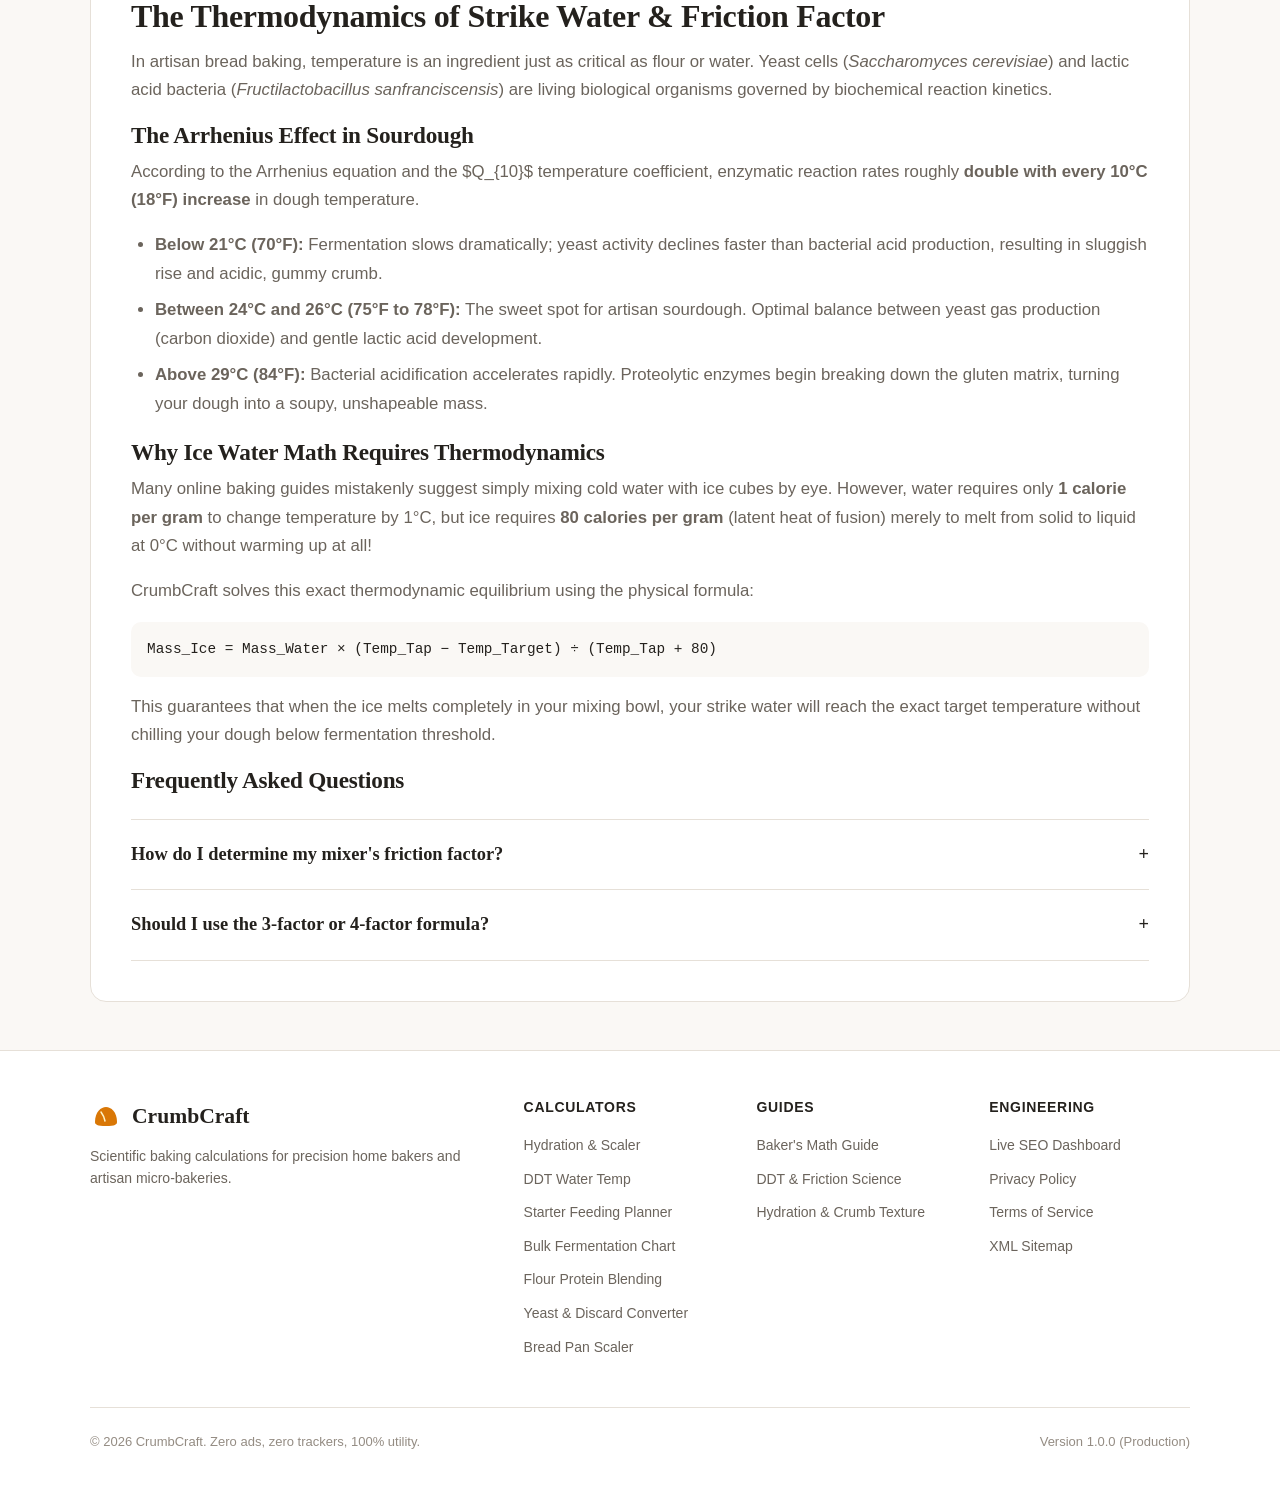
<file: ddt-calculator.html>
<!DOCTYPE html>
<html lang="en">
<head>
  <meta charset="UTF-8">
  <meta name="viewport" content="width=device-width, initial-scale=1.0">
  <title>Desired Dough Temperature (DDT) Calculator & Ice Water Math | CrumbCraft</title>
  <meta name="description" content="Calculate exact strike water temperature for bread baking. Features 3-factor direct dough and 4-factor sourdough formulas with thermodynamic ice water math.">
  <link rel="canonical" href="https://mohd34.github.io/crumbcraft/ddt-calculator.html">
  
  <meta property="og:type" content="website">
  <meta property="og:url" content="https://mohd34.github.io/crumbcraft/ddt-calculator.html">
  <meta property="og:title" content="Desired Dough Temperature (DDT) Calculator & Ice Water Math | CrumbCraft">
  <meta property="og:description" content="Compute exact water temperature for consistent sourdough fermentation, including thermodynamic ice water cooling.">
  <meta property="og:image" content="https://mohd34.github.io/crumbcraft/assets/img/favicon.svg">

  <link rel="icon" type="image/svg+xml" href="assets/img/favicon.svg">
  <link rel="manifest" href="site.webmanifest">
  <meta name="theme-color" content="#D97706">
  <link rel="stylesheet" href="assets/css/style.css">

  <!-- JSON-LD Structured Data -->
  <script type="application/ld+json">
  {
    "@context": "https://schema.org",
    "@graph": [
      {
        "@type": "WebApplication",
        "@id": "https://mohd34.github.io/crumbcraft/ddt-calculator.html#webapp",
        "name": "CrumbCraft DDT Water Temperature Calculator",
        "url": "https://mohd34.github.io/crumbcraft/ddt-calculator.html",
        "applicationCategory": "UtilitiesApplication",
        "operatingSystem": "All",
        "offers": { "@type": "Offer", "price": "0", "priceCurrency": "USD" },
        "description": "Calculates the exact water temperature needed to achieve target Desired Dough Temperature (DDT) for artisan sourdough and yeasted doughs, including ice water substitution."
      },
      {
        "@type": "BreadcrumbList",
        "@id": "https://mohd34.github.io/crumbcraft/ddt-calculator.html#breadcrumbs",
        "itemListElement": [
          { "@type": "ListItem", "position": 1, "name": "Home", "item": "https://mohd34.github.io/crumbcraft/" },
          { "@type": "ListItem", "position": 2, "name": "DDT Calculator", "item": "https://mohd34.github.io/crumbcraft/ddt-calculator.html" }
        ]
      },
      {
        "@type": "FAQPage",
        "@id": "https://mohd34.github.io/crumbcraft/ddt-calculator.html#faq",
        "mainEntity": [
          {
            "@type": "Question",
            "name": "What is Desired Dough Temperature (DDT)?",
            "acceptedAnswer": {
              "@type": "Answer",
              "text": "Desired Dough Temperature (DDT) is the ideal temperature of the dough immediately after mixing is complete, typically 75°F to 78°F (24°C to 26°C) for sourdough. Controlling DDT ensures consistent fermentation rate and predictable bulk fermentation timing regardless of seasonal kitchen shifts."
            }
          },
          {
            "@type": "Question",
            "name": "How do you calculate required water temperature for sourdough?",
            "acceptedAnswer": {
              "@type": "Answer",
              "text": "For sourdough, use the 4-factor formula: Water Temp = (4 × Desired Dough Temp) − (Room Temp + Flour Temp + Starter Temp + Mixer Friction Factor)."
            }
          },
          {
            "@type": "Question",
            "name": "What should I do if my calculated water temperature is colder than tap water?",
            "acceptedAnswer": {
              "@type": "Answer",
              "text": "During hot summer baking, the required water temperature may be lower than your tap water. You must replace a portion of the recipe water with crushed ice. Because ice absorbs significant thermal energy during melting (80 cal/g latent heat of fusion), our calculator uses thermodynamics to tell you the exact grams of ice and tap water to combine."
            }
          }
        ]
      }
    ]
  }
  </script>
</head>
<body>

  <!-- Header -->
  <header class="site-header">
    <div class="container header-inner">
      <a href="index.html" class="brand-logo" aria-label="CrumbCraft Home">
        <svg class="logo-icon" viewBox="0 0 64 64"><path d="M10,44 C10,24 22,14 32,14 C42,14 54,24 54,44 C54,49 50,52 32,52 C14,52 10,49 10,44 Z" fill="#D97706"/><path d="M22,24 Q28,32 30,42" fill="none" stroke="#FEF3C7" stroke-width="3" stroke-linecap="round"/></svg>
        <span>CrumbCraft</span>
      </a>

      <nav aria-label="Primary Navigation">
        <ul class="nav-links">
          <li><a href="index.html" class="nav-link">Hydration</a></li>
          <li><a href="ddt-calculator.html" class="nav-link active">DDT Water Temp</a></li>
          <li><a href="starter-feeding-schedule.html" class="nav-link">Starter Planner</a></li>
          <li><a href="fermentation-calculator.html" class="nav-link">Bulk Ferment</a></li>
          <li><a href="flour-protein-calculator.html" class="nav-link">Flour Protein</a></li>
          <li><a href="yeast-converter.html" class="nav-link">Yeast & Discard</a></li>
          <li><a href="loaf-pan-calculator.html" class="nav-link">Pan Scaler</a></li>
          <li><a href="seo-dashboard.html" class="nav-link" style="color:var(--brand-amber); font-weight:700;">SEO Stats</a></li>
        </ul>
      </nav>

      <button class="mobile-menu-btn" aria-label="Toggle menu" aria-expanded="false">
        <svg width="24" height="24" viewBox="0 0 24 24" fill="none" stroke="currentColor" stroke-width="2"><line x1="3" y1="12" x2="21" y2="12"></line><line x1="3" y1="6" x2="21" y2="6"></line><line x1="3" y1="18" x2="21" y2="18"></line></svg>
      </button>
    </div>
  </header>

  <main class="container">
    <ul class="breadcrumbs">
      <li><a href="index.html">Home</a></li>
      <li aria-current="page">Desired Dough Temperature (DDT) Calculator</li>
    </ul>

    <section class="hero">
      <span class="hero-badge">Temperature Physics & Thermal Equilibrium</span>
      <h1>Desired Dough Temperature (DDT) Calculator</h1>
      <p class="lead">
        Never guess your strike water temperature again. Supports 3-factor direct doughs, 4-factor sourdough preferments, and thermodynamic ice water math for summer baking.
      </p>
    </section>

    <div class="tool-nav-wrapper">
      <ul class="tool-tabs">
        <li class="tool-tab-item"><a href="index.html">🍞 Hydration & Scaler</a></li>
        <li class="tool-tab-item active"><a href="ddt-calculator.html">🌡️ DDT & Water Temp</a></li>
        <li class="tool-tab-item"><a href="starter-feeding-schedule.html">⏰ Starter Feeding Planner</a></li>
        <li class="tool-tab-item"><a href="fermentation-calculator.html">📈 Bulk Fermentation Chart</a></li>
        <li class="tool-tab-item"><a href="flour-protein-calculator.html">🌾 Flour Protein & Gluten</a></li>
        <li class="tool-tab-item"><a href="yeast-converter.html">⚖️ Yeast & Discard Converter</a></li>
        <li class="tool-tab-item"><a href="loaf-pan-calculator.html">📏 Loaf Pan Scaler</a></li>
      </ul>
    </div>

    <!-- Calculator Grid -->
    <div class="calc-grid">
      <!-- Input Panel -->
      <section class="calc-card" aria-labelledby="ddt-inputs-heading">
        <div class="calc-card-header">
          <h2 id="ddt-inputs-heading" class="calc-card-title">Temperature Variables</h2>
          <div style="display:flex; gap:0.5rem;">
            <div class="unit-toggle" role="group" aria-label="Units">
              <button type="button" class="unit-toggle-btn active" id="btn-unit-c">°C</button>
              <button type="button" class="unit-toggle-btn" id="btn-unit-f">°F</button>
            </div>
            <div class="unit-toggle" role="group" aria-label="Formula Type">
              <button type="button" class="unit-toggle-btn active" id="btn-type-sourdough">Sourdough (4-Factor)</button>
              <button type="button" class="unit-toggle-btn" id="btn-type-direct">Direct (3-Factor)</button>
            </div>
          </div>
        </div>

        <form id="ddt-form" onsubmit="return false;">
          <!-- Desired Dough Temperature -->
          <div class="form-group">
            <label class="form-label" for="ddt-target">
              <span>Target Desired Dough Temp (DDT)</span>
              <span class="form-label-val" id="val-ddt-target">25.0 °C</span>
            </label>
            <input type="range" class="form-range" id="range-ddt-target" min="20" max="32" step="0.5" value="25">
            <input type="number" class="form-input" id="num-ddt-target" step="0.1" value="25.0">
            <small style="color:var(--text-light);">Optimal sourdough range: 24°C–26°C (75°F–78°F)</small>
          </div>

          <!-- Room / Ambient Temperature -->
          <div class="form-group">
            <label class="form-label" for="ddt-room">
              <span>Kitchen Ambient Room Temperature</span>
              <span class="form-label-val" id="val-ddt-room">22.0 °C</span>
            </label>
            <input type="range" class="form-range" id="range-ddt-room" min="15" max="38" step="0.5" value="22">
            <input type="number" class="form-input" id="num-ddt-room" step="0.1" value="22.0">
          </div>

          <!-- Flour Temperature -->
          <div class="form-group">
            <label class="form-label" for="ddt-flour">
              <span>Flour Temperature</span>
              <span class="form-label-val" id="val-ddt-flour">21.0 °C</span>
            </label>
            <input type="number" class="form-input" id="num-ddt-flour" step="0.1" value="21.0">
            <small style="color:var(--text-light);">Typically 1°C lower than room temp unless stored in fridge or pantry.</small>
          </div>

          <!-- Starter Temperature (Hidden in 3-Factor) -->
          <div class="form-group" id="group-starter-temp">
            <label class="form-label" for="ddt-starter">
              <span>Sourdough Starter / Levain Temperature</span>
              <span class="form-label-val" id="val-ddt-starter">24.0 °C</span>
            </label>
            <input type="number" class="form-input" id="num-ddt-starter" step="0.1" value="24.0">
          </div>

          <!-- Friction Factor -->
          <div class="form-group">
            <label class="form-label" for="ddt-friction">
              <span>Mixer Friction Factor</span>
              <span class="form-label-val" id="val-ddt-friction">+1.0 °C (Hand Knead)</span>
            </label>
            <select class="form-input" id="ddt-friction-preset" style="margin-bottom:0.5rem;">
              <option value="1" selected>Hand Kneading (minimal friction: ~1°C / 2°F)</option>
              <option value="4">Stand Mixer (KitchenAid low speed 5 min: ~4°C / 8°F)</option>
              <option value="8">Stand Mixer (high speed 10 min: ~8°C / 15°F)</option>
              <option value="6">Spiral Mixer (artisan micro-bakery: ~6°C / 11°F)</option>
              <option value="custom">Custom Friction Factor...</option>
            </select>
            <input type="number" class="form-input" id="num-ddt-friction" step="0.5" value="1.0">
          </div>

          <!-- Tap Water Temp & Recipe Water Weight (For Ice Math) -->
          <div style="background:var(--bg-tertiary); padding:1rem; border-radius:var(--radius-md); margin-top:1.5rem;">
            <h4 style="font-size:0.9rem; margin-bottom:0.75rem;">🧊 Summer Ice Water Settings</h4>
            <div class="form-group">
              <label class="form-label" for="ddt-tap-water">Available Tap Water Temp</label>
              <input type="number" class="form-input" id="num-ddt-tap-water" step="0.5" value="22.0">
            </div>
            <div class="form-group">
              <label class="form-label" for="ddt-recipe-water">Total Water Needed in Recipe (g)</label>
              <input type="number" class="form-input" id="num-ddt-recipe-water" step="10" value="375" placeholder="e.g. 375">
            </div>
          </div>
        </form>
      </section>

      <!-- Results Panel -->
      <section class="results-card" aria-labelledby="ddt-results-heading">
        <div class="calc-card-header">
          <h2 id="ddt-results-heading" class="calc-card-title">Strike Water Calculation</h2>
          <span class="badge" style="background:var(--brand-amber-light); color:var(--brand-warm); padding:3px 10px; border-radius:12px; font-size:0.8rem; font-weight:700;">Live Thermal Balance</span>
        </div>

        <div class="stat-grid">
          <div class="stat-box highlight" style="grid-column: span 2;">
            <div class="stat-label">Required Strike Water Temperature</div>
            <div class="stat-value" id="res-water-temp">30.0 °C</div>
            <div class="stat-sub" id="res-water-temp-sub">Aim for this water temperature when mixing.</div>
          </div>
        </div>

        <!-- Ice Math Warning / Alert -->
        <div id="ice-alert-box" class="alert alert-ice" style="display:none;">
          <div style="font-size:1.5rem;">🧊</div>
          <div>
            <strong>Ice Water Required!</strong>
            <p style="margin:0.25rem 0 0.5rem 0; color:#0369A1; font-size:0.875rem;">
              Your calculated strike water temperature is colder than your tap water. Replace part of your recipe water with crushed ice:
            </p>
            <div style="background:#FFFFFF; border:1px solid #BAE6FD; border-radius:6px; padding:0.75rem; font-family:var(--font-mono); font-size:0.95rem; color:#0369A1;">
              <div>• Crushed Ice: <strong id="res-ice-weight">0 g</strong></div>
              <div>• Tap Water: <strong id="res-tap-weight">0 g</strong></div>
              <div style="margin-top:0.25rem; font-size:0.8rem; color:#0284C7;">Total Liquid: <span id="res-total-liquid">375 g</span></div>
            </div>
          </div>
        </div>

        <!-- Formula Breakdown Card -->
        <div class="hydration-distinction">
          <h4>Formula Derivation</h4>
          <p id="formula-explanation" style="font-size:0.85rem; font-family:var(--font-mono); margin-bottom:0.75rem; color:var(--text-main);">
            Water Temp = (4 × 25.0) − (22.0 + 21.0 + 24.0 + 1.0) = 32.0°C
          </p>
          <ul style="font-size:0.825rem;">
            <li><span>Factor Multiplier:</span> <span id="stat-multiplier">4 (Sourdough preferential)</span></li>
            <li><span>Friction Compensation:</span> <span id="stat-friction-val">+1.0 °C</span></li>
            <li><span>Target Dough Temp:</span> <span id="stat-target-val">25.0 °C</span></li>
          </ul>
        </div>

        <div class="btn-group" style="margin-top:auto;">
          <button type="button" class="btn btn-primary" id="btn-copy-ddt">
            📋 Copy Temperature Plan
          </button>
          <button type="button" class="btn btn-secondary" onclick="window.print()">
            🖨️ Print
          </button>
        </div>
      </section>
    </div>

    <!-- Educational Deep-Dive Section -->
    <article class="guide-section">
      <h2>The Thermodynamics of Strike Water & Friction Factor</h2>
      <p>
        In artisan bread baking, temperature is an ingredient just as critical as flour or water. Yeast cells (<em>Saccharomyces cerevisiae</em>) and lactic acid bacteria (<em>Fructilactobacillus sanfranciscensis</em>) are living biological organisms governed by biochemical reaction kinetics.
      </p>

      <h3>The Arrhenius Effect in Sourdough</h3>
      <p>
        According to the Arrhenius equation and the $Q_{10}$ temperature coefficient, enzymatic reaction rates roughly <strong>double with every 10°C (18°F) increase</strong> in dough temperature. 
      </p>
      <ul>
        <li><strong>Below 21°C (70°F):</strong> Fermentation slows dramatically; yeast activity declines faster than bacterial acid production, resulting in sluggish rise and acidic, gummy crumb.</li>
        <li><strong>Between 24°C and 26°C (75°F to 78°F):</strong> The sweet spot for artisan sourdough. Optimal balance between yeast gas production (carbon dioxide) and gentle lactic acid development.</li>
        <li><strong>Above 29°C (84°F):</strong> Bacterial acidification accelerates rapidly. Proteolytic enzymes begin breaking down the gluten matrix, turning your dough into a soupy, unshapeable mass.</li>
      </ul>

      <h3>Why Ice Water Math Requires Thermodynamics</h3>
      <p>
        Many online baking guides mistakenly suggest simply mixing cold water with ice cubes by eye. However, water requires only <strong>1 calorie per gram</strong> to change temperature by 1°C, but ice requires <strong>80 calories per gram</strong> (latent heat of fusion) merely to melt from solid to liquid at 0°C without warming up at all!
      </p>
      <p>
        CrumbCraft solves this exact thermodynamic equilibrium using the physical formula:
      </p>
      <div style="background:var(--bg-primary); padding:1rem; border-radius:var(--radius-md); font-family:var(--font-mono); font-size:0.9rem; margin:1rem 0;">
        Mass_Ice = Mass_Water × (Temp_Tap − Temp_Target) ÷ (Temp_Tap + 80)
      </div>
      <p>
        This guarantees that when the ice melts completely in your mixing bowl, your strike water will reach the exact target temperature without chilling your dough below fermentation threshold.
      </p>

      <!-- FAQ Section -->
      <h3>Frequently Asked Questions</h3>
      <div class="faq-list">
        <div class="faq-item">
          <div class="faq-question">
            <span>How do I determine my mixer's friction factor?</span>
            <span>+</span>
          </div>
          <div class="faq-answer" style="display:none;">
            To measure your mixer's friction factor accurately: measure your room, flour, and water temperature before mixing. Mix the dough for your normal duration (e.g. 5 minutes on speed 2). Take the dough temperature immediately after mixing. Calculate: <code>Friction = (3 × Actual Dough Temp) − (Room Temp + Flour Temp + Water Temp)</code>. Save that number for all future bakes with that mixer!
          </div>
        </div>

        <div class="faq-item">
          <div class="faq-question">
            <span>Should I use the 3-factor or 4-factor formula?</span>
            <span>+</span>
          </div>
          <div class="faq-answer" style="display:none;">
            Use the <strong>4-factor formula</strong> whenever you are using a preferment (sourdough starter, poolish, or biga) that comprises 15% or more of your recipe flour. Because the starter has significant mass, its temperature noticeably impacts the final mixture. Use the <strong>3-factor formula</strong> for direct doughs using commercial active dry or instant yeast with no preferment.
          </div>
        </div>
      </div>
    </article>
  </main>

  <!-- Footer -->
  <footer class="site-footer">
    <div class="container">
      <div class="footer-grid">
        <div class="footer-col">
          <div class="brand-logo" style="margin-bottom:0.75rem;">
            <svg class="logo-icon" viewBox="0 0 64 64"><path d="M10,44 C10,24 22,14 32,14 C42,14 54,24 54,44 C54,49 50,52 32,52 C14,52 10,49 10,44 Z" fill="#D97706"/><path d="M22,24 Q28,32 30,42" fill="none" stroke="#FEF3C7" stroke-width="3" stroke-linecap="round"/></svg>
            <span>CrumbCraft</span>
          </div>
          <p style="font-size:0.875rem;">Scientific baking calculations for precision home bakers and artisan micro-bakeries.</p>
        </div>
        <div class="footer-col">
          <h4>Calculators</h4>
          <ul class="footer-links">
            <li><a href="index.html">Hydration & Scaler</a></li>
            <li><a href="ddt-calculator.html">DDT Water Temp</a></li>
            <li><a href="starter-feeding-schedule.html">Starter Feeding Planner</a></li>
            <li><a href="fermentation-calculator.html">Bulk Fermentation Chart</a></li>
            <li><a href="flour-protein-calculator.html">Flour Protein Blending</a></li>
            <li><a href="yeast-converter.html">Yeast & Discard Converter</a></li>
            <li><a href="loaf-pan-calculator.html">Bread Pan Scaler</a></li>
          </ul>
        </div>
        <div class="footer-col">
          <h4>Guides</h4>
          <ul class="footer-links">
            <li><a href="guides/bakers-percentages-explained.html">Baker's Math Guide</a></li>
            <li><a href="guides/desired-dough-temperature-guide.html">DDT & Friction Science</a></li>
            <li><a href="guides/sourdough-hydration-crumb-guide.html">Hydration & Crumb Texture</a></li>
          </ul>
        </div>
        <div class="footer-col">
          <h4>Engineering</h4>
          <ul class="footer-links">
            <li><a href="seo-dashboard.html">Live SEO Dashboard</a></li>
            <li><a href="legal/privacy.html">Privacy Policy</a></li>
            <li><a href="legal/terms.html">Terms of Service</a></li>
            <li><a href="sitemap.xml">XML Sitemap</a></li>
          </ul>
        </div>
      </div>
      <div class="footer-bottom">
        <span>© 2026 CrumbCraft. Zero ads, zero trackers, 100% utility.</span>
        <span>Version 1.0.0 (Production)</span>
      </div>
    </div>
  </footer>

  <script src="assets/js/calculators.js"></script>
  <script src="assets/js/app.js"></script>
  <script>
    (function() {
      let currentUnit = 'C';
      let isSourdough = true;

      // Unit & Mode Buttons
      const btnC = document.getElementById('btn-unit-c');
      const btnF = document.getElementById('btn-unit-f');
      const btnSourdough = document.getElementById('btn-type-sourdough');
      const btnDirect = document.getElementById('btn-type-direct');
      const starterGroup = document.getElementById('group-starter-temp');

      // Inputs
      const rangeDDT = document.getElementById('range-ddt-target');
      const numDDT = document.getElementById('num-ddt-target');
      const valDDT = document.getElementById('val-ddt-target');

      const rangeRoom = document.getElementById('range-ddt-room');
      const numRoom = document.getElementById('num-ddt-room');
      const valRoom = document.getElementById('val-ddt-room');

      const numFlour = document.getElementById('num-ddt-flour');
      const valFlour = document.getElementById('val-ddt-flour');

      const numStarter = document.getElementById('num-ddt-starter');
      const valStarter = document.getElementById('val-ddt-starter');

      const frictionPreset = document.getElementById('ddt-friction-preset');
      const numFriction = document.getElementById('num-ddt-friction');
      const valFriction = document.getElementById('val-ddt-friction');

      const numTap = document.getElementById('num-ddt-tap-water');
      const numRecipeWater = document.getElementById('num-ddt-recipe-water');

      // Outputs
      const resWaterTemp = document.getElementById('res-water-temp');
      const resWaterSub = document.getElementById('res-water-temp-sub');
      const iceAlert = document.getElementById('ice-alert-box');
      const resIceWeight = document.getElementById('res-ice-weight');
      const resTapWeight = document.getElementById('res-tap-weight');
      const resTotalLiquid = document.getElementById('res-total-liquid');
      const formulaExpl = document.getElementById('formula-explanation');
      const statMultiplier = document.getElementById('stat-multiplier');
      const statFriction = document.getElementById('stat-friction-val');
      const statTarget = document.getElementById('stat-target-val');

      function updateDDT() {
        const ddt = Number(numDDT.value);
        const room = Number(numRoom.value);
        const flour = Number(numFlour.value);
        const starter = isSourdough ? Number(numStarter.value) : null;
        const friction = Number(numFriction.value);
        const tap = Number(numTap.value);
        const waterW = Number(numRecipeWater.value) || 0;

        const res = BreadEngine.calculateDDT({
          desiredDoughTemp: ddt,
          roomTemp: room,
          flourTemp: flour,
          starterTemp: starter,
          frictionFactor: friction,
          tapWaterTemp: tap,
          unit: currentUnit,
          waterWeight: waterW
        });

        // Update display values
        valDDT.textContent = ddt.toFixed(1) + ' °' + currentUnit;
        valRoom.textContent = room.toFixed(1) + ' °' + currentUnit;
        valFlour.textContent = flour.toFixed(1) + ' °' + currentUnit;
        if (isSourdough) valStarter.textContent = Number(numStarter.value).toFixed(1) + ' °' + currentUnit;
        valFriction.textContent = '+' + friction.toFixed(1) + ' °' + currentUnit;

        resWaterTemp.textContent = res.requiredWaterTemp.toFixed(1) + ' °' + currentUnit;

        // Ice Math
        if (res.needsIce && waterW > 0) {
          iceAlert.style.display = 'flex';
          resIceWeight.textContent = res.iceWeight.toFixed(1) + ' g';
          resTapWeight.textContent = res.tapWaterWeight.toFixed(1) + ' g';
          resTotalLiquid.textContent = waterW + ' g';
          resWaterSub.textContent = `Strike water must be chilled to ${res.requiredWaterTemp.toFixed(1)}°${currentUnit} using crushed ice.`;
        } else {
          iceAlert.style.display = 'none';
          if (res.requiredWaterTemp > tap) {
            resWaterSub.textContent = `Warm up tap water by ${(res.requiredWaterTemp - tap).toFixed(1)}°${currentUnit} to reach strike temperature.`;
          } else {
            resWaterSub.textContent = `Tap water is warm enough; mix directly.`;
          }
        }

        // Formula breakdown string
        if (isSourdough) {
          formulaExpl.textContent = `Water = (4 × ${ddt.toFixed(1)}) − (${room.toFixed(1)} + ${flour.toFixed(1)} + ${Number(numStarter.value).toFixed(1)} + ${friction.toFixed(1)}) = ${res.requiredWaterTemp.toFixed(1)}°${currentUnit}`;
          statMultiplier.textContent = "4 (Sourdough preferment included)";
        } else {
          formulaExpl.textContent = `Water = (3 × ${ddt.toFixed(1)}) − (${room.toFixed(1)} + ${flour.toFixed(1)} + ${friction.toFixed(1)}) = ${res.requiredWaterTemp.toFixed(1)}°${currentUnit}`;
          statMultiplier.textContent = "3 (Direct commercial yeast)";
        }

        statFriction.textContent = '+' + friction.toFixed(1) + ' °' + currentUnit;
        statTarget.textContent = ddt.toFixed(1) + ' °' + currentUnit;
      }

      // Unit Toggle Handlers
      btnC.addEventListener('click', () => {
        if (currentUnit === 'C') return;
        currentUnit = 'C';
        btnC.classList.add('active');
        btnF.classList.remove('active');

        // Convert values F to C
        const fToC = f => (f - 32) * 5 / 9;
        numDDT.value = fToC(Number(numDDT.value)).toFixed(1);
        rangeDDT.min = 18; rangeDDT.max = 35; rangeDDT.step = 0.5; rangeDDT.value = numDDT.value;

        numRoom.value = fToC(Number(numRoom.value)).toFixed(1);
        rangeRoom.min = 15; rangeRoom.max = 38; rangeRoom.step = 0.5; rangeRoom.value = numRoom.value;

        numFlour.value = fToC(Number(numFlour.value)).toFixed(1);
        numStarter.value = fToC(Number(numStarter.value)).toFixed(1);
        numTap.value = fToC(Number(numTap.value)).toFixed(1);
        numFriction.value = (Number(numFriction.value) * 5 / 9).toFixed(1);

        updateDDT();
      });

      btnF.addEventListener('click', () => {
        if (currentUnit === 'F') return;
        currentUnit = 'F';
        btnF.classList.add('active');
        btnC.classList.remove('active');

        // Convert values C to F
        const cToF = c => (c * 9 / 5) + 32;
        numDDT.value = cToF(Number(numDDT.value)).toFixed(1);
        rangeDDT.min = 65; rangeDDT.max = 95; rangeDDT.step = 1; rangeDDT.value = numDDT.value;

        numRoom.value = cToF(Number(numRoom.value)).toFixed(1);
        rangeRoom.min = 60; rangeRoom.max = 100; rangeRoom.step = 1; rangeRoom.value = numRoom.value;

        numFlour.value = cToF(Number(numFlour.value)).toFixed(1);
        numStarter.value = cToF(Number(numStarter.value)).toFixed(1);
        numTap.value = cToF(Number(numTap.value)).toFixed(1);
        numFriction.value = (Number(numFriction.value) * 9 / 5).toFixed(1);

        updateDDT();
      });

      // Mode Handlers
      btnSourdough.addEventListener('click', () => {
        isSourdough = true;
        btnSourdough.classList.add('active');
        btnDirect.classList.remove('active');
        starterGroup.style.display = 'block';
        updateDDT();
      });

      btnDirect.addEventListener('click', () => {
        isSourdough = false;
        btnDirect.classList.add('active');
        btnSourdough.classList.remove('active');
        starterGroup.style.display = 'none';
        updateDDT();
      });

      // Sliders & Number sync
      rangeDDT.addEventListener('input', e => { numDDT.value = e.target.value; updateDDT(); });
      numDDT.addEventListener('input', e => { rangeDDT.value = e.target.value; updateDDT(); });

      rangeRoom.addEventListener('input', e => { numRoom.value = e.target.value; updateDDT(); });
      numRoom.addEventListener('input', e => { rangeRoom.value = e.target.value; updateDDT(); });

      numFlour.addEventListener('input', updateDDT);
      numStarter.addEventListener('input', updateDDT);
      numTap.addEventListener('input', updateDDT);
      numRecipeWater.addEventListener('input', updateDDT);

      // Friction Preset Change
      frictionPreset.addEventListener('change', e => {
        if (e.target.value !== 'custom') {
          const val = Number(e.target.value);
          numFriction.value = currentUnit === 'C' ? val.toFixed(1) : (val * 9 / 5).toFixed(1);
        }
        updateDDT();
      });
      numFriction.addEventListener('input', () => {
        frictionPreset.value = 'custom';
        updateDDT();
      });

      // Copy Plan Button
      document.getElementById('btn-copy-ddt').addEventListener('click', () => {
        const plan = `CRUMBCRAFT DESIRED DOUGH TEMPERATURE PLAN:
Target DDT: ${numDDT.value}°${currentUnit}
Room Temp: ${numRoom.value}°${currentUnit}
Flour Temp: ${numFlour.value}°${currentUnit}
${isSourdough ? 'Starter Temp: ' + numStarter.value + '°' + currentUnit : 'Formula: Direct 3-Factor'}
Mixer Friction: +${numFriction.value}°${currentUnit}
----------------------------------------
REQUIRED STRIKE WATER TEMP: ${resWaterTemp.textContent}
${iceAlert.style.display !== 'none' ? `* ICE WATER REQUIRED: ${resIceWeight.textContent} crushed ice + ${resTapWeight.textContent} tap water` : ''}
Calculated with CrumbCraft (https://mohd34.github.io/crumbcraft/ddt-calculator.html)`;
        copyFormulaToClipboard(plan);
      });

      // Initial Call
      updateDDT();
    })();
  </script>
</body>
</html>
</file>
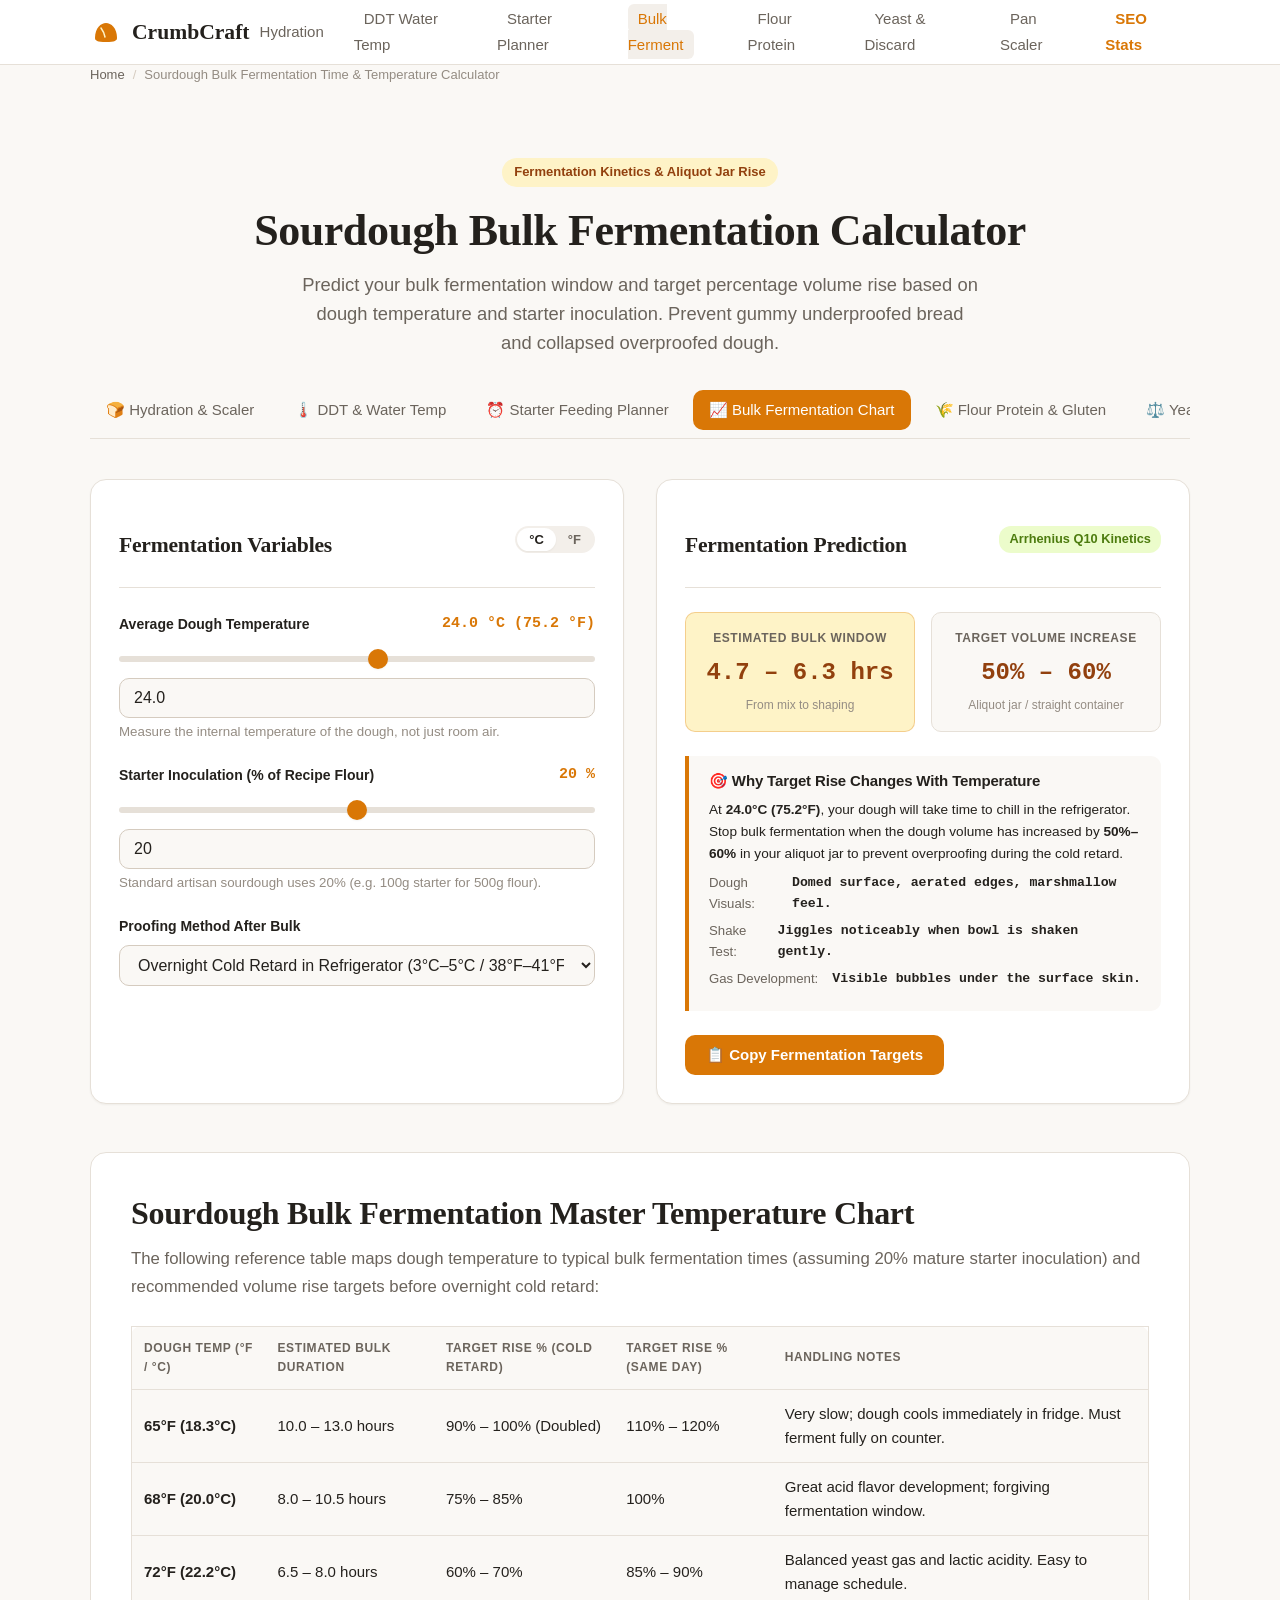
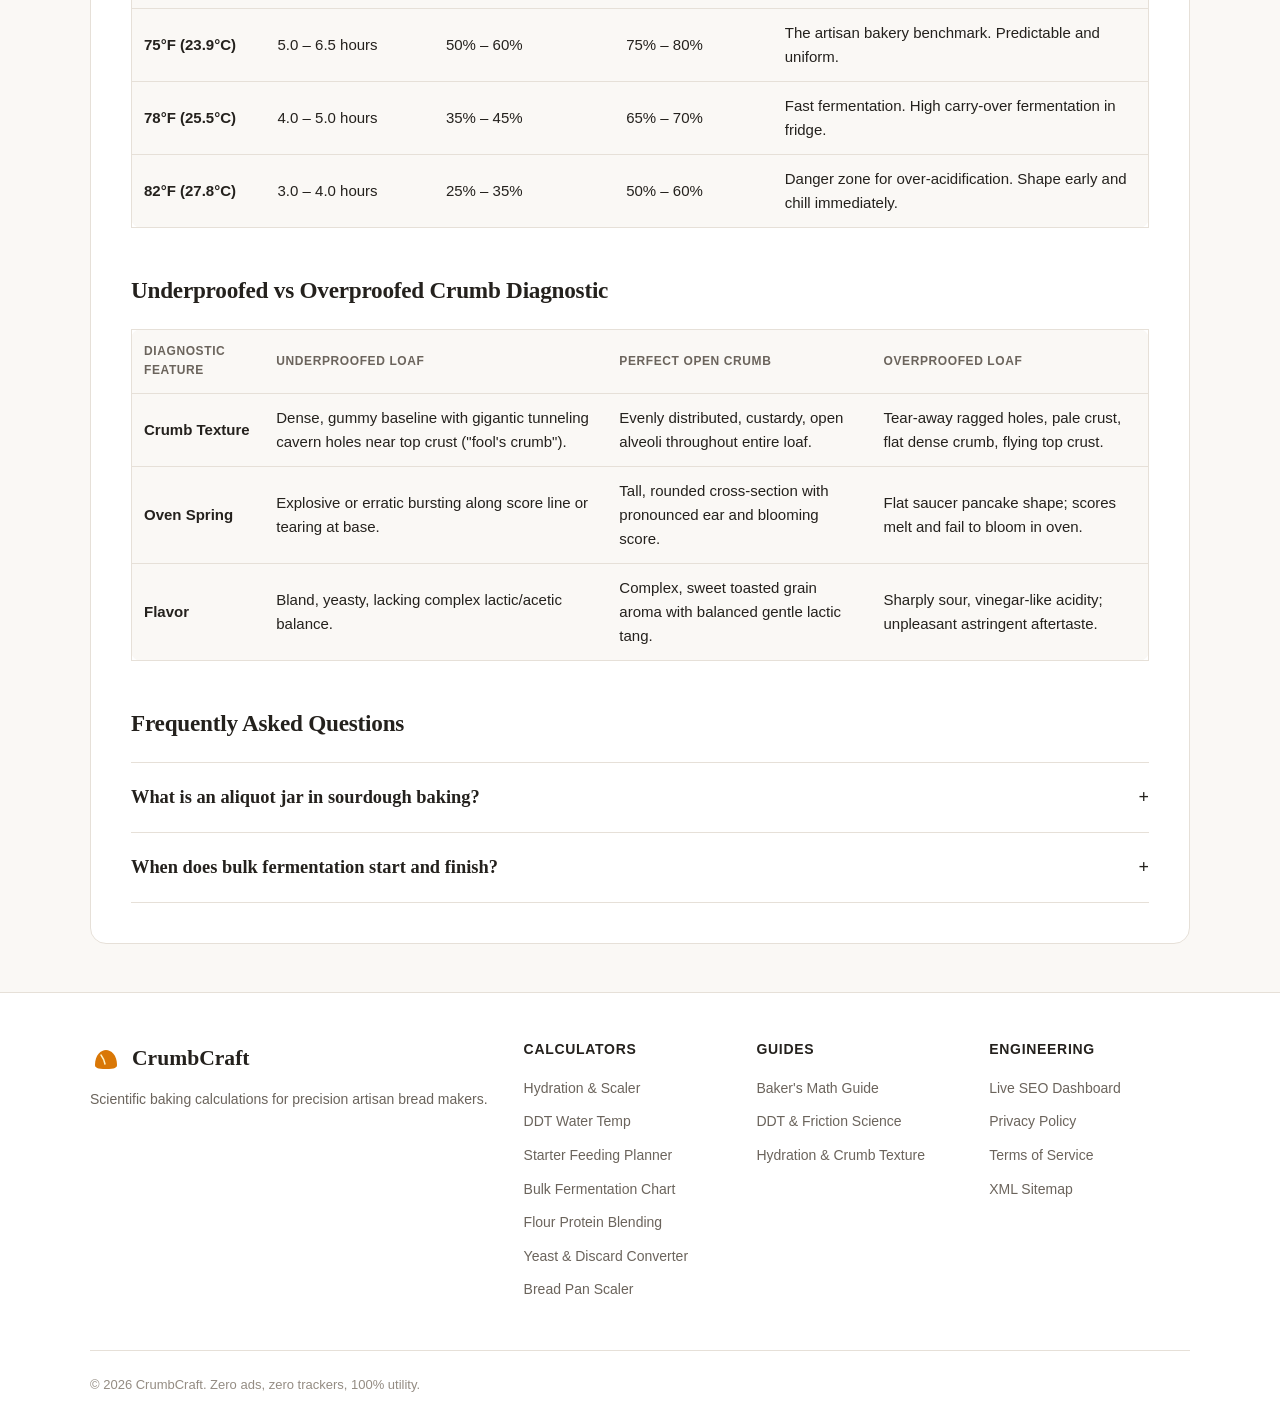
<file: fermentation-calculator.html>
<!DOCTYPE html>
<html lang="en">
<head>
  <meta charset="UTF-8">
  <meta name="viewport" content="width=device-width, initial-scale=1.0">
  <title>Sourdough Bulk Fermentation Calculator & Temperature Chart | CrumbCraft</title>
  <meta name="description" content="Calculate sourdough bulk fermentation time and target aliquot rise percentage based on dough temperature and starter inoculation rate. Avoid overproofing and underproofing.">
  <link rel="canonical" href="https://mohd34.github.io/crumbcraft/fermentation-calculator.html">

  <meta property="og:type" content="website">
  <meta property="og:url" content="https://mohd34.github.io/crumbcraft/fermentation-calculator.html">
  <meta property="og:title" content="Sourdough Bulk Fermentation Calculator & Temperature Chart | CrumbCraft">
  <meta property="og:description" content="Predict bulk fermentation time windows and ideal volume rise percentage based on kitchen temperature.">
  <meta property="og:image" content="https://mohd34.github.io/crumbcraft/assets/img/favicon.svg">

  <link rel="icon" type="image/svg+xml" href="assets/img/favicon.svg">
  <link rel="manifest" href="site.webmanifest">
  <meta name="theme-color" content="#D97706">
  <link rel="stylesheet" href="assets/css/style.css">

  <script type="application/ld+json">
  {
    "@context": "https://schema.org",
    "@graph": [
      {
        "@type": "WebApplication",
        "@id": "https://mohd34.github.io/crumbcraft/fermentation-calculator.html#webapp",
        "name": "CrumbCraft Bulk Fermentation Calculator",
        "url": "https://mohd34.github.io/crumbcraft/fermentation-calculator.html",
        "applicationCategory": "UtilitiesApplication",
        "operatingSystem": "All",
        "offers": { "@type": "Offer", "price": "0", "priceCurrency": "USD" },
        "description": "Calculates sourdough bulk fermentation duration and target volume increase based on dough temperature and starter percentage."
      },
      {
        "@type": "BreadcrumbList",
        "@id": "https://mohd34.github.io/crumbcraft/fermentation-calculator.html#breadcrumbs",
        "itemListElement": [
          { "@type": "ListItem", "position": 1, "name": "Home", "item": "https://mohd34.github.io/crumbcraft/" },
          { "@type": "ListItem", "position": 2, "name": "Bulk Fermentation Calculator", "item": "https://mohd34.github.io/crumbcraft/fermentation-calculator.html" }
        ]
      },
      {
        "@type": "FAQPage",
        "@id": "https://mohd34.github.io/crumbcraft/fermentation-calculator.html#faq",
        "mainEntity": [
          {
            "@type": "Question",
            "name": "How long should sourdough bulk ferment at 68°F (20°C)?",
            "acceptedAnswer": {
              "@type": "Answer",
              "text": "At 68°F (20°C) with standard 20% starter inoculation, bulk fermentation typically takes 8 to 11 hours. Because the dough is cool, it should be allowed to rise roughly 75% to 100% in volume before shaping and refrigerating, as it will cool down quickly in the fridge."
            }
          },
          {
            "@type": "Question",
            "name": "Why should warmer dough rise less during bulk fermentation?",
            "acceptedAnswer": {
              "@type": "Answer",
              "text": "When dough is warm (e.g. 78°F to 82°F / 26°C to 28°C), it carries high thermal mass into the refrigerator and takes 4 to 6 hours to chill down to dormancy temperature (39°F / 4°C). If you let it rise 100% on the counter, it will severely overproof in the fridge. Therefore, warm dough should only rise 30% to 50% on the counter before shaping."
            }
          }
        ]
      }
    ]
  }
  </script>
</head>
<body>

  <!-- Header -->
  <header class="site-header">
    <div class="container header-inner">
      <a href="index.html" class="brand-logo" aria-label="CrumbCraft Home">
        <svg class="logo-icon" viewBox="0 0 64 64"><path d="M10,44 C10,24 22,14 32,14 C42,14 54,24 54,44 C54,49 50,52 32,52 C14,52 10,49 10,44 Z" fill="#D97706"/><path d="M22,24 Q28,32 30,42" fill="none" stroke="#FEF3C7" stroke-width="3" stroke-linecap="round"/></svg>
        <span>CrumbCraft</span>
      </a>

      <nav aria-label="Primary Navigation">
        <ul class="nav-links">
          <li><a href="index.html" class="nav-link">Hydration</a></li>
          <li><a href="ddt-calculator.html" class="nav-link">DDT Water Temp</a></li>
          <li><a href="starter-feeding-schedule.html" class="nav-link">Starter Planner</a></li>
          <li><a href="fermentation-calculator.html" class="nav-link active">Bulk Ferment</a></li>
          <li><a href="flour-protein-calculator.html" class="nav-link">Flour Protein</a></li>
          <li><a href="yeast-converter.html" class="nav-link">Yeast & Discard</a></li>
          <li><a href="loaf-pan-calculator.html" class="nav-link">Pan Scaler</a></li>
          <li><a href="seo-dashboard.html" class="nav-link" style="color:var(--brand-amber); font-weight:700;">SEO Stats</a></li>
        </ul>
      </nav>

      <button class="mobile-menu-btn" aria-label="Toggle menu" aria-expanded="false">
        <svg width="24" height="24" viewBox="0 0 24 24" fill="none" stroke="currentColor" stroke-width="2"><line x1="3" y1="12" x2="21" y2="12"></line><line x1="3" y1="6" x2="21" y2="6"></line><line x1="3" y1="18" x2="21" y2="18"></line></svg>
      </button>
    </div>
  </header>

  <main class="container">
    <ul class="breadcrumbs">
      <li><a href="index.html">Home</a></li>
      <li aria-current="page">Sourdough Bulk Fermentation Time & Temperature Calculator</li>
    </ul>

    <section class="hero">
      <span class="hero-badge">Fermentation Kinetics & Aliquot Jar Rise</span>
      <h1>Sourdough Bulk Fermentation Calculator</h1>
      <p class="lead">
        Predict your bulk fermentation window and target percentage volume rise based on dough temperature and starter inoculation. Prevent gummy underproofed bread and collapsed overproofed dough.
      </p>
    </section>

    <div class="tool-nav-wrapper">
      <ul class="tool-tabs">
        <li class="tool-tab-item"><a href="index.html">🍞 Hydration & Scaler</a></li>
        <li class="tool-tab-item"><a href="ddt-calculator.html">🌡️ DDT & Water Temp</a></li>
        <li class="tool-tab-item"><a href="starter-feeding-schedule.html">⏰ Starter Feeding Planner</a></li>
        <li class="tool-tab-item active"><a href="fermentation-calculator.html">📈 Bulk Fermentation Chart</a></li>
        <li class="tool-tab-item"><a href="flour-protein-calculator.html">🌾 Flour Protein & Gluten</a></li>
        <li class="tool-tab-item"><a href="yeast-converter.html">⚖️ Yeast & Discard Converter</a></li>
        <li class="tool-tab-item"><a href="loaf-pan-calculator.html">📏 Loaf Pan Scaler</a></li>
      </ul>
    </div>

    <!-- Calculator Grid -->
    <div class="calc-grid">
      <!-- Input Panel -->
      <section class="calc-card" aria-labelledby="ferment-inputs-heading">
        <div class="calc-card-header">
          <h2 id="ferment-inputs-heading" class="calc-card-title">Fermentation Variables</h2>
          <div class="unit-toggle" role="group" aria-label="Units">
            <button type="button" class="unit-toggle-btn active" id="btn-ferment-c">°C</button>
            <button type="button" class="unit-toggle-btn" id="btn-ferment-f">°F</button>
          </div>
        </div>

        <form id="ferment-form" onsubmit="return false;">
          <!-- Dough Temperature -->
          <div class="form-group">
            <label class="form-label" for="ferment-temp">
              <span>Average Dough Temperature</span>
              <span class="form-label-val" id="val-ferment-temp">24.0 °C (75.2 °F)</span>
            </label>
            <input type="range" class="form-range" id="range-ferment-temp" min="18" max="29" step="0.5" value="24">
            <input type="number" class="form-input" id="num-ferment-temp" step="0.5" value="24.0" style="margin-top:0.5rem;">
            <small style="color:var(--text-light);">Measure the internal temperature of the dough, not just room air.</small>
          </div>

          <!-- Starter Inoculation Percentage -->
          <div class="form-group">
            <label class="form-label" for="ferment-inoculation">
              <span>Starter Inoculation (% of Recipe Flour)</span>
              <span class="form-label-val" id="val-ferment-inoculation">20 %</span>
            </label>
            <input type="range" class="form-range" id="range-ferment-inoculation" min="10" max="30" step="1" value="20">
            <input type="number" class="form-input" id="num-ferment-inoculation" step="1" value="20" style="margin-top:0.5rem;">
            <small style="color:var(--text-light);">Standard artisan sourdough uses 20% (e.g. 100g starter for 500g flour).</small>
          </div>

          <!-- Cold Retard Plan -->
          <div class="form-group">
            <label class="form-label" for="ferment-retard">Proofing Method After Bulk</label>
            <select class="form-input" id="ferment-retard">
              <option value="cold" selected>Overnight Cold Retard in Refrigerator (3°C–5°C / 38°F–41°F)</option>
              <option value="ambient">Same-Day Ambient Proof (Baking today at room temp)</option>
            </select>
          </div>
        </form>
      </section>

      <!-- Output Panel -->
      <section class="results-card" aria-labelledby="ferment-results-heading">
        <div class="calc-card-header">
          <h2 id="ferment-results-heading" class="calc-card-title">Fermentation Prediction</h2>
          <span class="badge" style="background:var(--accent-olive-bg); color:var(--accent-olive); padding:3px 10px; border-radius:12px; font-size:0.8rem; font-weight:700;">Arrhenius Q10 Kinetics</span>
        </div>

        <div class="stat-grid">
          <div class="stat-box highlight">
            <div class="stat-label">Estimated Bulk Window</div>
            <div class="stat-value" id="res-bulk-hours">5.5 – 6.5 hrs</div>
            <div class="stat-sub">From mix to shaping</div>
          </div>
          <div class="stat-box">
            <div class="stat-label">Target Volume Increase</div>
            <div class="stat-value" id="res-target-rise" style="color:var(--brand-warm);">50% – 60%</div>
            <div class="stat-sub">Aliquot jar / straight container</div>
          </div>
        </div>

        <!-- Visual Rise Target Callout -->
        <div class="hydration-distinction">
          <h4>🎯 Why Target Rise Changes With Temperature</h4>
          <p id="res-rise-rationale" style="font-size:0.85rem; color:var(--text-main); margin-bottom:0.5rem;">
            At 24.0°C (75.2°F), your dough will retain moderate heat when placed in the fridge, taking 3–4 hours to cool. Stop bulk fermentation when the dough has risen <strong>50%–60%</strong> to allow for carry-over fermentation in the refrigerator.
          </p>
          <ul style="font-size:0.825rem;">
            <li><span>Dough Visuals:</span> <span>Domed surface, aerated edges, marshmallow feel.</span></li>
            <li><span>Shake Test:</span> <span>Jiggles noticeably when bowl is shaken gently.</span></li>
            <li><span>Gas Development:</span> <span>Visible bubbles under the surface skin.</span></li>
          </ul>
        </div>

        <div class="btn-group" style="margin-top:auto;">
          <button type="button" class="btn btn-primary" id="btn-copy-ferment">
            📋 Copy Fermentation Targets
          </button>
        </div>
      </section>
    </div>

    <!-- Complete Temperature Chart & Diagnostic Table -->
    <article class="guide-section">
      <h2>Sourdough Bulk Fermentation Master Temperature Chart</h2>
      <p>
        The following reference table maps dough temperature to typical bulk fermentation times (assuming 20% mature starter inoculation) and recommended volume rise targets before overnight cold retard:
      </p>

      <div style="overflow-x:auto; margin:1.5rem 0;">
        <table class="formula-table" style="background:var(--bg-primary); border:1px solid var(--border-subtle); border-radius:var(--radius-md);">
          <thead>
            <tr>
              <th>Dough Temp (°F / °C)</th>
              <th>Estimated Bulk Duration</th>
              <th>Target Rise % (Cold Retard)</th>
              <th>Target Rise % (Same Day)</th>
              <th>Handling Notes</th>
            </tr>
          </thead>
          <tbody>
            <tr>
              <td><strong>65°F (18.3°C)</strong></td>
              <td>10.0 – 13.0 hours</td>
              <td>90% – 100% (Doubled)</td>
              <td>110% – 120%</td>
              <td>Very slow; dough cools immediately in fridge. Must ferment fully on counter.</td>
            </tr>
            <tr>
              <td><strong>68°F (20.0°C)</strong></td>
              <td>8.0 – 10.5 hours</td>
              <td>75% – 85%</td>
              <td>100%</td>
              <td>Great acid flavor development; forgiving fermentation window.</td>
            </tr>
            <tr>
              <td><strong>72°F (22.2°C)</strong></td>
              <td>6.5 – 8.0 hours</td>
              <td>60% – 70%</td>
              <td>85% – 90%</td>
              <td>Balanced yeast gas and lactic acidity. Easy to manage schedule.</td>
            </tr>
            <tr>
              <td><strong>75°F (23.9°C)</strong></td>
              <td>5.0 – 6.5 hours</td>
              <td>50% – 60%</td>
              <td>75% – 80%</td>
              <td>The artisan bakery benchmark. Predictable and uniform.</td>
            </tr>
            <tr>
              <td><strong>78°F (25.5°C)</strong></td>
              <td>4.0 – 5.0 hours</td>
              <td>35% – 45%</td>
              <td>65% – 70%</td>
              <td>Fast fermentation. High carry-over fermentation in fridge.</td>
            </tr>
            <tr>
              <td><strong>82°F (27.8°C)</strong></td>
              <td>3.0 – 4.0 hours</td>
              <td>25% – 35%</td>
              <td>50% – 60%</td>
              <td>Danger zone for over-acidification. Shape early and chill immediately.</td>
            </tr>
          </tbody>
        </table>
      </div>

      <h3>Underproofed vs Overproofed Crumb Diagnostic</h3>
      <div style="overflow-x:auto; margin:1.5rem 0;">
        <table class="formula-table" style="background:var(--bg-primary); border:1px solid var(--border-subtle); border-radius:var(--radius-md);">
          <thead>
            <tr>
              <th>Diagnostic Feature</th>
              <th>Underproofed Loaf</th>
              <th>Perfect Open Crumb</th>
              <th>Overproofed Loaf</th>
            </tr>
          </thead>
          <tbody>
            <tr>
              <td><strong>Crumb Texture</strong></td>
              <td>Dense, gummy baseline with gigantic tunneling cavern holes near top crust ("fool's crumb").</td>
              <td>Evenly distributed, custardy, open alveoli throughout entire loaf.</td>
              <td>Tear-away ragged holes, pale crust, flat dense crumb, flying top crust.</td>
            </tr>
            <tr>
              <td><strong>Oven Spring</strong></td>
              <td>Explosive or erratic bursting along score line or tearing at base.</td>
              <td>Tall, rounded cross-section with pronounced ear and blooming score.</td>
              <td>Flat saucer pancake shape; scores melt and fail to bloom in oven.</td>
            </tr>
            <tr>
              <td><strong>Flavor</strong></td>
              <td>Bland, yeasty, lacking complex lactic/acetic balance.</td>
              <td>Complex, sweet toasted grain aroma with balanced gentle lactic tang.</td>
              <td>Sharply sour, vinegar-like acidity; unpleasant astringent aftertaste.</td>
            </tr>
          </tbody>
        </table>
      </div>

      <!-- FAQs -->
      <h3>Frequently Asked Questions</h3>
      <div class="faq-list">
        <div class="faq-item">
          <div class="faq-question">
            <span>What is an aliquot jar in sourdough baking?</span>
            <span>+</span>
          </div>
          <div class="faq-answer" style="display:none;">
            An aliquot jar is a small, straight-sided cylindrical container (like a spice jar or shot glass) where you place a small sample (e.g. 30g–40g) of your freshly mixed dough. By marking the starting line with a rubber band, you can accurately track the exact percentage volume rise (e.g. 50% or 75%) without disturbing the main dough bowl during coil folds.
          </div>
        </div>

        <div class="faq-item">
          <div class="faq-question">
            <span>When does bulk fermentation start and finish?</span>
            <span>+</span>
          </div>
          <div class="faq-answer" style="display:none;">
            Bulk fermentation begins the exact moment active starter (levain) is mixed into the flour and water. It ends when you divide and shape your loaves into bannetons. Stretch and folds occur <em>during</em> the first 2 hours of bulk fermentation, not before it.
          </div>
        </div>
      </div>
    </article>
  </main>

  <!-- Footer -->
  <footer class="site-footer">
    <div class="container">
      <div class="footer-grid">
        <div class="footer-col">
          <div class="brand-logo" style="margin-bottom:0.75rem;">
            <svg class="logo-icon" viewBox="0 0 64 64"><path d="M10,44 C10,24 22,14 32,14 C42,14 54,24 54,44 C54,49 50,52 32,52 C14,52 10,49 10,44 Z" fill="#D97706"/><path d="M22,24 Q28,32 30,42" fill="none" stroke="#FEF3C7" stroke-width="3" stroke-linecap="round"/></svg>
            <span>CrumbCraft</span>
          </div>
          <p style="font-size:0.875rem;">Scientific baking calculations for precision artisan bread makers.</p>
        </div>
        <div class="footer-col">
          <h4>Calculators</h4>
          <ul class="footer-links">
            <li><a href="index.html">Hydration & Scaler</a></li>
            <li><a href="ddt-calculator.html">DDT Water Temp</a></li>
            <li><a href="starter-feeding-schedule.html">Starter Feeding Planner</a></li>
            <li><a href="fermentation-calculator.html">Bulk Fermentation Chart</a></li>
            <li><a href="flour-protein-calculator.html">Flour Protein Blending</a></li>
            <li><a href="yeast-converter.html">Yeast & Discard Converter</a></li>
            <li><a href="loaf-pan-calculator.html">Bread Pan Scaler</a></li>
          </ul>
        </div>
        <div class="footer-col">
          <h4>Guides</h4>
          <ul class="footer-links">
            <li><a href="guides/bakers-percentages-explained.html">Baker's Math Guide</a></li>
            <li><a href="guides/desired-dough-temperature-guide.html">DDT & Friction Science</a></li>
            <li><a href="guides/sourdough-hydration-crumb-guide.html">Hydration & Crumb Texture</a></li>
          </ul>
        </div>
        <div class="footer-col">
          <h4>Engineering</h4>
          <ul class="footer-links">
            <li><a href="seo-dashboard.html">Live SEO Dashboard</a></li>
            <li><a href="legal/privacy.html">Privacy Policy</a></li>
            <li><a href="legal/terms.html">Terms of Service</a></li>
            <li><a href="sitemap.xml">XML Sitemap</a></li>
          </ul>
        </div>
      </div>
      <div class="footer-bottom">
        <span>© 2026 CrumbCraft. Zero ads, zero trackers, 100% utility.</span>
      </div>
    </div>
  </footer>

  <script src="assets/js/calculators.js"></script>
  <script src="assets/js/app.js"></script>
  <script>
    (function() {
      let isC = true;

      const btnC = document.getElementById('btn-ferment-c');
      const btnF = document.getElementById('btn-ferment-f');

      const rangeTemp = document.getElementById('range-ferment-temp');
      const numTemp = document.getElementById('num-ferment-temp');
      const valTemp = document.getElementById('val-ferment-temp');

      const rangeInoc = document.getElementById('range-ferment-inoculation');
      const numInoc = document.getElementById('num-ferment-inoculation');
      const valInoc = document.getElementById('val-ferment-inoculation');

      const selectRetard = document.getElementById('ferment-retard');

      // Outputs
      const resHours = document.getElementById('res-bulk-hours');
      const resRise = document.getElementById('res-target-rise');
      const resRationale = document.getElementById('res-rise-rationale');

      function updateFermentationCalc() {
        const rawTemp = Number(numTemp.value);
        const tempC = isC ? rawTemp : (rawTemp - 32) * 5 / 9;
        const tempF = isC ? (rawTemp * 9 / 5 + 32) : rawTemp;

        valTemp.textContent = `${tempC.toFixed(1)} °C (${tempF.toFixed(1)} °F)`;
        const inoc = Number(numInoc.value) || 20;
        valInoc.textContent = inoc + ' %';

        // Base bulk duration at 24C (75F) with 20% starter is ~5.5 hours
        // Arrhenius Q10: rate doubles every 10C
        const tempDelta = tempC - 24;
        const tempFactor = Math.pow(2, -tempDelta / 10);
        const inocFactor = 20 / inoc; // Higher starter = faster

        const medianHours = 5.5 * tempFactor * Math.sqrt(inocFactor);
        const minHours = Math.round(medianHours * 0.85 * 10) / 10;
        const maxHours = Math.round(medianHours * 1.15 * 10) / 10;

        resHours.textContent = `${minHours} – ${maxHours} hrs`;

        // Target Rise % Model
        // Warm dough (28C) needs lower rise (~30-35%) before fridge
        // Cold dough (18C) needs high rise (~90-100%) before fridge
        const isColdRetard = selectRetard.value === 'cold';
        let targetRiseLow, targetRiseHigh;

        if (isColdRetard) {
          if (tempC <= 19) { targetRiseLow = 85; targetRiseHigh = 100; }
          else if (tempC <= 21) { targetRiseLow = 75; targetRiseHigh = 85; }
          else if (tempC <= 23) { targetRiseLow = 60; targetRiseHigh = 70; }
          else if (tempC <= 25) { targetRiseLow = 50; targetRiseHigh = 60; }
          else if (tempC <= 27) { targetRiseLow = 35; targetRiseHigh = 45; }
          else { targetRiseLow = 25; targetRiseHigh = 35; }
        } else {
          // Same day ambient bake needs more rise on the bench
          if (tempC <= 21) { targetRiseLow = 100; targetRiseHigh = 115; }
          else if (tempC <= 24) { targetRiseLow = 80; targetRiseHigh = 90; }
          else { targetRiseLow = 60; targetRiseHigh = 70; }
        }

        resRise.textContent = `${targetRiseLow}% – ${targetRiseHigh}%`;

        if (isColdRetard) {
          resRationale.innerHTML = `At <strong>${tempC.toFixed(1)}°C (${tempF.toFixed(1)}°F)</strong>, your dough will take time to chill in the refrigerator. Stop bulk fermentation when the dough volume has increased by <strong>${targetRiseLow}%–${targetRiseHigh}%</strong> in your aliquot jar to prevent overproofing during the cold retard.`;
        } else {
          resRationale.innerHTML = `For a same-day room-temperature bake at <strong>${tempC.toFixed(1)}°C (${tempF.toFixed(1)}°F)</strong>, let the dough expand by <strong>${targetRiseLow}%–${targetRiseHigh}%</strong> before shaping, then proof for an additional 1.5–2 hours before baking.`;
        }
      }

      btnC.addEventListener('click', () => {
        if (isC) return;
        isC = true;
        btnC.classList.add('active');
        btnF.classList.remove('active');
        const cVal = (Number(numTemp.value) - 32) * 5 / 9;
        numTemp.value = cVal.toFixed(1);
        rangeTemp.min = 18; rangeTemp.max = 29; rangeTemp.step = 0.5; rangeTemp.value = numTemp.value;
        updateFermentationCalc();
      });

      btnF.addEventListener('click', () => {
        if (!isC) return;
        isC = false;
        btnF.classList.add('active');
        btnC.classList.remove('active');
        const fVal = (Number(numTemp.value) * 9 / 5) + 32;
        numTemp.value = fVal.toFixed(1);
        rangeTemp.min = 64; rangeTemp.max = 84; rangeTemp.step = 1; rangeTemp.value = numTemp.value;
        updateFermentationCalc();
      });

      rangeTemp.addEventListener('input', e => { numTemp.value = e.target.value; updateFermentationCalc(); });
      numTemp.addEventListener('input', e => { rangeTemp.value = e.target.value; updateFermentationCalc(); });

      rangeInoc.addEventListener('input', e => { numInoc.value = e.target.value; updateFermentationCalc(); });
      numInoc.addEventListener('input', e => { rangeInoc.value = e.target.value; updateFermentationCalc(); });

      selectRetard.addEventListener('change', updateFermentationCalc);

      document.getElementById('btn-copy-ferment').addEventListener('click', () => {
        const info = `CRUMBCRAFT BULK FERMENTATION TARGETS:
Dough Temperature: ${valTemp.textContent}
Starter Inoculation: ${valInoc.textContent}
Proofing Method: ${selectRetard.options[selectRetard.selectedIndex].text}
---------------------------------------------
Estimated Duration: ${resHours.textContent}
Target Volume Rise: ${resRise.textContent}
Calculated with CrumbCraft (https://mohd34.github.io/crumbcraft/fermentation-calculator.html)`;
        copyFormulaToClipboard(info);
      });

      updateFermentationCalc();
    })();
  </script>
</body>
</html>
</file>
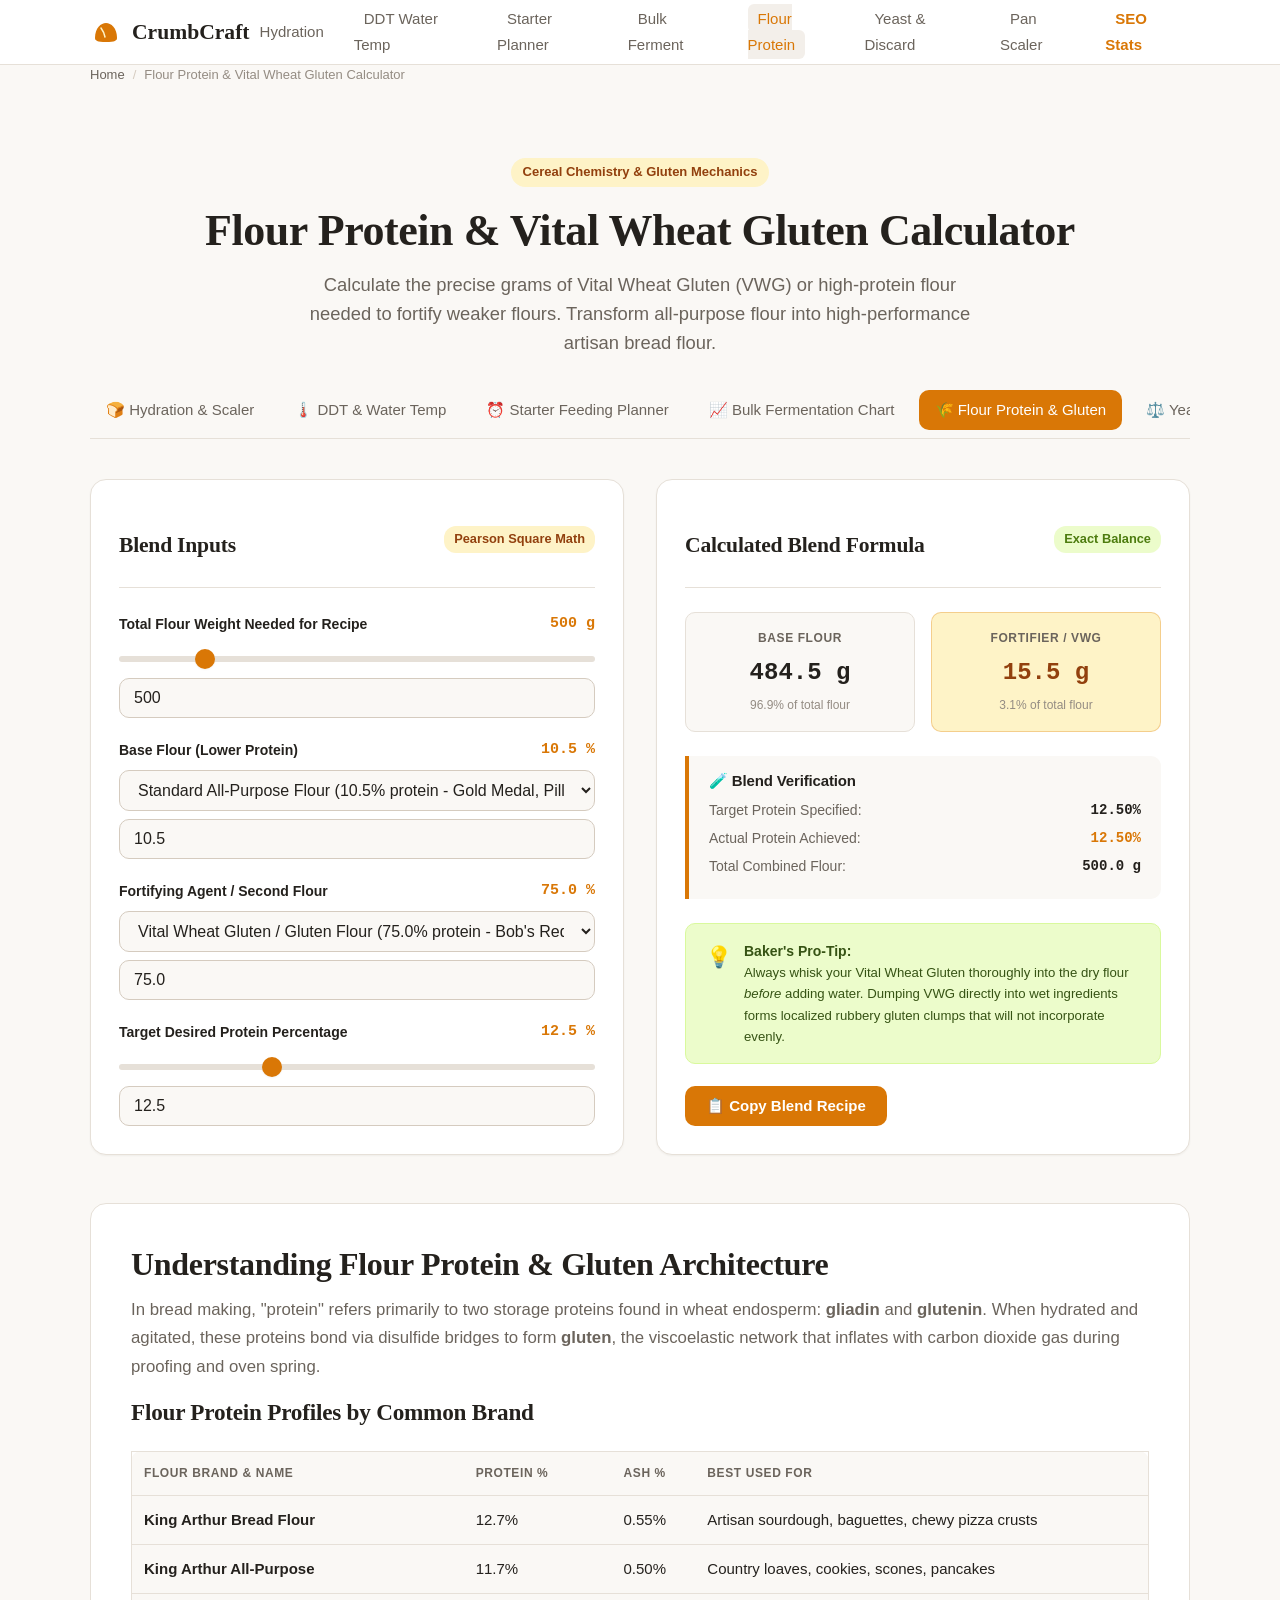
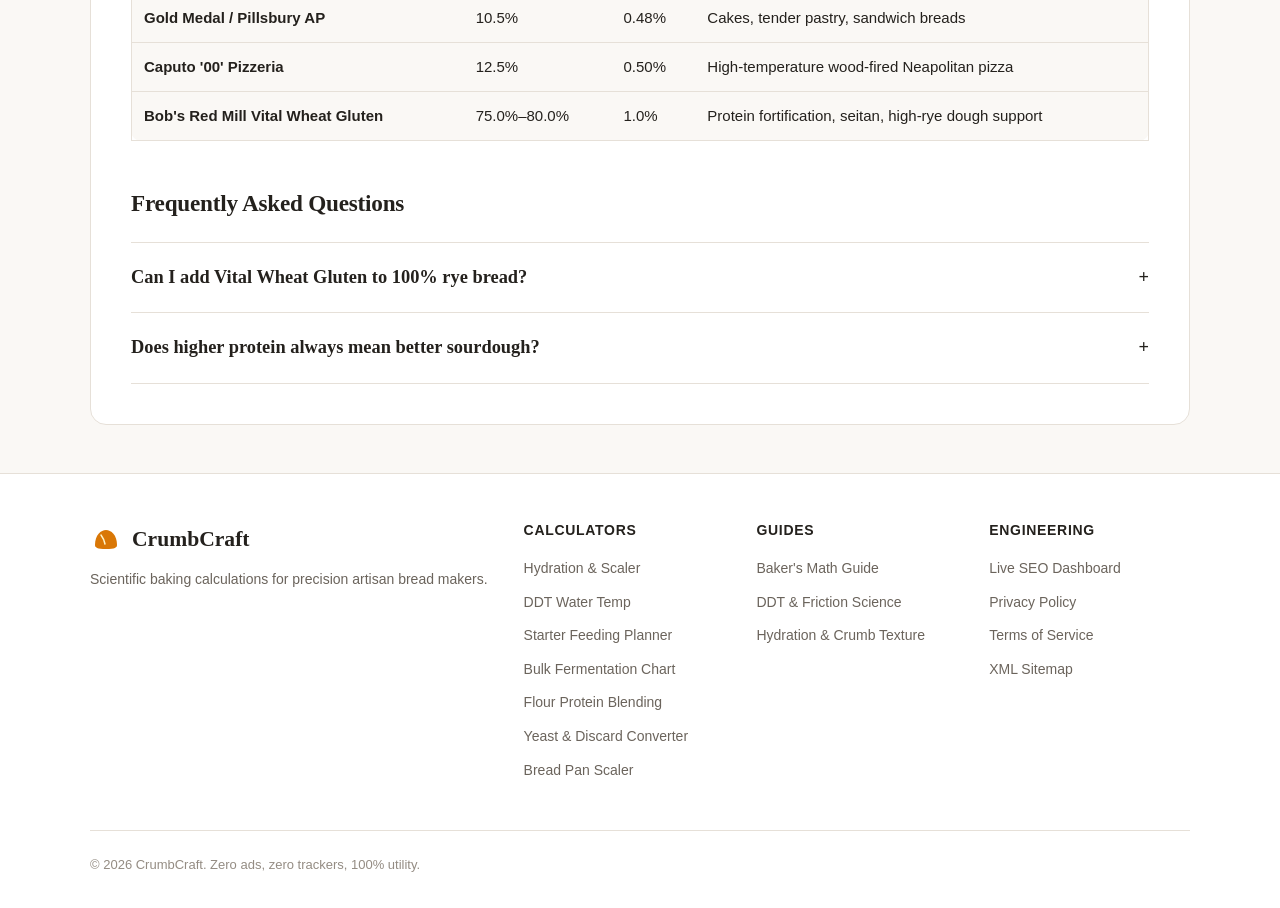
<file: flour-protein-calculator.html>
<!DOCTYPE html>
<html lang="en">
<head>
  <meta charset="UTF-8">
  <meta name="viewport" content="width=device-width, initial-scale=1.0">
  <title>Flour Protein Calculator & Vital Wheat Gluten Blend Tool | CrumbCraft</title>
  <meta name="description" content="Calculate exact flour blend ratios and vital wheat gluten (VWG) grams to boost all-purpose flour to bread flour protein strength for sourdough, pizza, and bagels.">
  <link rel="canonical" href="https://mohd34.github.io/crumbcraft/flour-protein-calculator.html">

  <meta property="og:type" content="website">
  <meta property="og:url" content="https://mohd34.github.io/crumbcraft/flour-protein-calculator.html">
  <meta property="og:title" content="Flour Protein Calculator & Vital Wheat Gluten Blend Tool | CrumbCraft">
  <meta property="og:description" content="Blend any two flours or fortify with Vital Wheat Gluten to hit your exact target protein percentage.">
  <meta property="og:image" content="https://mohd34.github.io/crumbcraft/assets/img/favicon.svg">

  <link rel="icon" type="image/svg+xml" href="assets/img/favicon.svg">
  <link rel="manifest" href="site.webmanifest">
  <meta name="theme-color" content="#D97706">
  <link rel="stylesheet" href="assets/css/style.css">

  <script type="application/ld+json">
  {
    "@context": "https://schema.org",
    "@graph": [
      {
        "@type": "WebApplication",
        "@id": "https://mohd34.github.io/crumbcraft/flour-protein-calculator.html#webapp",
        "name": "CrumbCraft Flour Protein & Gluten Calculator",
        "url": "https://mohd34.github.io/crumbcraft/flour-protein-calculator.html",
        "applicationCategory": "UtilitiesApplication",
        "operatingSystem": "All",
        "offers": { "@type": "Offer", "price": "0", "priceCurrency": "USD" },
        "description": "Calculates the exact amount of Vital Wheat Gluten or high-protein flour to blend into lower-protein flours to reach desired bread dough protein strength."
      },
      {
        "@type": "BreadcrumbList",
        "@id": "https://mohd34.github.io/crumbcraft/flour-protein-calculator.html#breadcrumbs",
        "itemListElement": [
          { "@type": "ListItem", "position": 1, "name": "Home", "item": "https://mohd34.github.io/crumbcraft/" },
          { "@type": "ListItem", "position": 2, "name": "Flour Protein Calculator", "item": "https://mohd34.github.io/crumbcraft/flour-protein-calculator.html" }
        ]
      },
      {
        "@type": "FAQPage",
        "@id": "https://mohd34.github.io/crumbcraft/flour-protein-calculator.html#faq",
        "mainEntity": [
          {
            "@type": "Question",
            "name": "How much vital wheat gluten should I add to all-purpose flour to make bread flour?",
            "acceptedAnswer": {
              "@type": "Answer",
              "text": "For standard all-purpose flour with 10.5% protein and pure vital wheat gluten with 75% protein, you need approximately 3.1 grams of vital wheat gluten per 100 grams of flour (or roughly 15.5g per 500g of flour) to reach 12.5% bread flour strength."
            }
          },
          {
            "@type": "Question",
            "name": "What is the formula for calculating flour protein blends?",
            "acceptedAnswer": {
              "@type": "Answer",
              "text": "The Pearson square / weighted average formula is: Fortifier Weight = Total Flour × (Target Protein − Base Protein) ÷ (Fortifier Protein − Base Protein). The Base Flour Weight is then Total Flour − Fortifier Weight."
            }
          }
        ]
      }
    ]
  }
  </script>
</head>
<body>

  <!-- Header -->
  <header class="site-header">
    <div class="container header-inner">
      <a href="index.html" class="brand-logo" aria-label="CrumbCraft Home">
        <svg class="logo-icon" viewBox="0 0 64 64"><path d="M10,44 C10,24 22,14 32,14 C42,14 54,24 54,44 C54,49 50,52 32,52 C14,52 10,49 10,44 Z" fill="#D97706"/><path d="M22,24 Q28,32 30,42" fill="none" stroke="#FEF3C7" stroke-width="3" stroke-linecap="round"/></svg>
        <span>CrumbCraft</span>
      </a>

      <nav aria-label="Primary Navigation">
        <ul class="nav-links">
          <li><a href="index.html" class="nav-link">Hydration</a></li>
          <li><a href="ddt-calculator.html" class="nav-link">DDT Water Temp</a></li>
          <li><a href="starter-feeding-schedule.html" class="nav-link">Starter Planner</a></li>
          <li><a href="fermentation-calculator.html" class="nav-link">Bulk Ferment</a></li>
          <li><a href="flour-protein-calculator.html" class="nav-link active">Flour Protein</a></li>
          <li><a href="yeast-converter.html" class="nav-link">Yeast & Discard</a></li>
          <li><a href="loaf-pan-calculator.html" class="nav-link">Pan Scaler</a></li>
          <li><a href="seo-dashboard.html" class="nav-link" style="color:var(--brand-amber); font-weight:700;">SEO Stats</a></li>
        </ul>
      </nav>

      <button class="mobile-menu-btn" aria-label="Toggle menu" aria-expanded="false">
        <svg width="24" height="24" viewBox="0 0 24 24" fill="none" stroke="currentColor" stroke-width="2"><line x1="3" y1="12" x2="21" y2="12"></line><line x1="3" y1="6" x2="21" y2="6"></line><line x1="3" y1="18" x2="21" y2="18"></line></svg>
      </button>
    </div>
  </header>

  <main class="container">
    <ul class="breadcrumbs">
      <li><a href="index.html">Home</a></li>
      <li aria-current="page">Flour Protein & Vital Wheat Gluten Calculator</li>
    </ul>

    <section class="hero">
      <span class="hero-badge">Cereal Chemistry & Gluten Mechanics</span>
      <h1>Flour Protein & Vital Wheat Gluten Calculator</h1>
      <p class="lead">
        Calculate the precise grams of Vital Wheat Gluten (VWG) or high-protein flour needed to fortify weaker flours. Transform all-purpose flour into high-performance artisan bread flour.
      </p>
    </section>

    <div class="tool-nav-wrapper">
      <ul class="tool-tabs">
        <li class="tool-tab-item"><a href="index.html">🍞 Hydration & Scaler</a></li>
        <li class="tool-tab-item"><a href="ddt-calculator.html">🌡️ DDT & Water Temp</a></li>
        <li class="tool-tab-item"><a href="starter-feeding-schedule.html">⏰ Starter Feeding Planner</a></li>
        <li class="tool-tab-item"><a href="fermentation-calculator.html">📈 Bulk Fermentation Chart</a></li>
        <li class="tool-tab-item active"><a href="flour-protein-calculator.html">🌾 Flour Protein & Gluten</a></li>
        <li class="tool-tab-item"><a href="yeast-converter.html">⚖️ Yeast & Discard Converter</a></li>
        <li class="tool-tab-item"><a href="loaf-pan-calculator.html">📏 Loaf Pan Scaler</a></li>
      </ul>
    </div>

    <!-- Calculator Grid -->
    <div class="calc-grid">
      <!-- Input Panel -->
      <section class="calc-card" aria-labelledby="protein-inputs-heading">
        <div class="calc-card-header">
          <h2 id="protein-inputs-heading" class="calc-card-title">Blend Inputs</h2>
          <span class="badge" style="background:var(--brand-amber-light); color:var(--brand-warm); padding:3px 10px; border-radius:12px; font-size:0.8rem; font-weight:700;">Pearson Square Math</span>
        </div>

        <form id="protein-form" onsubmit="return false;">
          <!-- Total Flour Weight -->
          <div class="form-group">
            <label class="form-label" for="protein-total-flour">
              <span>Total Flour Weight Needed for Recipe</span>
              <span class="form-label-val" id="val-protein-total">500 g</span>
            </label>
            <input type="range" class="form-range" id="range-protein-total" min="100" max="2500" step="25" value="500">
            <input type="number" class="form-input" id="num-protein-total" min="10" max="20000" value="500" style="margin-top:0.5rem;">
          </div>

          <!-- Base Flour Selection -->
          <div class="form-group">
            <label class="form-label" for="select-base-flour">
              <span>Base Flour (Lower Protein)</span>
              <span class="form-label-val" id="val-base-pct">10.5 %</span>
            </label>
            <select class="form-input" id="select-base-flour" style="margin-bottom:0.5rem;">
              <option value="10.5" selected>Standard All-Purpose Flour (10.5% protein - Gold Medal, Pillsbury)</option>
              <option value="11.7">King Arthur All-Purpose Flour (11.7% protein)</option>
              <option value="9.0">Pastry / Soft Wheat Flour (9.0% protein)</option>
              <option value="11.0">European French T55 Flour (11.0% protein)</option>
              <option value="custom">Custom Base Protein %...</option>
            </select>
            <input type="number" class="form-input" id="num-base-protein" step="0.1" value="10.5" min="5" max="20">
          </div>

          <!-- Fortifier / Second Flour Selection -->
          <div class="form-group">
            <label class="form-label" for="select-fortifier-flour">
              <span>Fortifying Agent / Second Flour</span>
              <span class="form-label-val" id="val-fortifier-pct">75.0 %</span>
            </label>
            <select class="form-input" id="select-fortifier-flour" style="margin-bottom:0.5rem;">
              <option value="75.0" selected>Vital Wheat Gluten / Gluten Flour (75.0% protein - Bob's Red Mill, Anthony's)</option>
              <option value="14.2">High-Gluten Commercial Bread Flour (14.2% protein - King Arthur Sir Lancelot)</option>
              <option value="13.8">Strong Whole Wheat Flour (13.8% protein)</option>
              <option value="12.7">Standard Bread Flour (12.7% protein - King Arthur Bread Flour)</option>
              <option value="custom">Custom Fortifier Protein %...</option>
            </select>
            <input type="number" class="form-input" id="num-fortifier-protein" step="0.1" value="75.0" min="10" max="90">
          </div>

          <!-- Target Protein Goal -->
          <div class="form-group">
            <label class="form-label" for="range-target-protein">
              <span>Target Desired Protein Percentage</span>
              <span class="form-label-val" id="val-target-protein">12.5 % (Artisan Country Loaf)</span>
            </label>
            <input type="range" class="form-range" id="range-target-protein" min="10" max="16" step="0.1" value="12.5">
            <input type="number" class="form-input" id="num-target-protein" step="0.1" value="12.5" style="margin-top:0.5rem;">
          </div>
        </form>
      </section>

      <!-- Output Panel -->
      <section class="results-card" aria-labelledby="protein-results-heading">
        <div class="calc-card-header">
          <h2 id="protein-results-heading" class="calc-card-title">Calculated Blend Formula</h2>
          <span class="badge" style="background:var(--accent-olive-bg); color:var(--accent-olive); padding:3px 10px; border-radius:12px; font-size:0.8rem; font-weight:700;">Exact Balance</span>
        </div>

        <div class="stat-grid">
          <div class="stat-box">
            <div class="stat-label">Base Flour</div>
            <div class="stat-value" id="res-base-grams">484.5 g</div>
            <div class="stat-sub" id="res-base-sub">96.9% of blend</div>
          </div>
          <div class="stat-box highlight">
            <div class="stat-label">Fortifier / VWG</div>
            <div class="stat-value" id="res-fortifier-grams">15.5 g</div>
            <div class="stat-sub" id="res-fortifier-sub">3.1% of blend</div>
          </div>
        </div>

        <div class="hydration-distinction">
          <h4>🧪 Blend Verification</h4>
          <ul>
            <li><span>Target Protein Specified:</span> <span id="verif-target">12.50%</span></li>
            <li><span>Actual Protein Achieved:</span> <span id="verif-achieved" style="color:var(--brand-amber); font-weight:800;">12.50%</span></li>
            <li><span>Total Combined Flour:</span> <span id="verif-total">500.0 g</span></li>
          </ul>
        </div>

        <div class="alert alert-tip">
          <div style="font-size:1.3rem;">💡</div>
          <div>
            <strong>Baker's Pro-Tip:</strong>
            <p style="margin:0; font-size:0.825rem; color:#365314;">
              Always whisk your Vital Wheat Gluten thoroughly into the dry flour <em>before</em> adding water. Dumping VWG directly into wet ingredients forms localized rubbery gluten clumps that will not incorporate evenly.
            </p>
          </div>
        </div>

        <div class="btn-group" style="margin-top:auto;">
          <button type="button" class="btn btn-primary" id="btn-copy-protein">
            📋 Copy Blend Recipe
          </button>
        </div>
      </section>
    </div>

    <!-- Educational Guide -->
    <article class="guide-section">
      <h2>Understanding Flour Protein & Gluten Architecture</h2>
      <p>
        In bread making, "protein" refers primarily to two storage proteins found in wheat endosperm: <strong>gliadin</strong> and <strong>glutenin</strong>. When hydrated and agitated, these proteins bond via disulfide bridges to form <strong>gluten</strong>, the viscoelastic network that inflates with carbon dioxide gas during proofing and oven spring.
      </p>

      <h3>Flour Protein Profiles by Common Brand</h3>
      <div style="overflow-x:auto; margin:1.5rem 0;">
        <table class="formula-table" style="background:var(--bg-primary); border:1px solid var(--border-subtle); border-radius:var(--radius-md);">
          <thead>
            <tr>
              <th>Flour Brand & Name</th>
              <th>Protein %</th>
              <th>Ash %</th>
              <th>Best Used For</th>
            </tr>
          </thead>
          <tbody>
            <tr>
              <td><strong>King Arthur Bread Flour</strong></td>
              <td>12.7%</td>
              <td>0.55%</td>
              <td>Artisan sourdough, baguettes, chewy pizza crusts</td>
            </tr>
            <tr>
              <td><strong>King Arthur All-Purpose</strong></td>
              <td>11.7%</td>
              <td>0.50%</td>
              <td>Country loaves, cookies, scones, pancakes</td>
            </tr>
            <tr>
              <td><strong>Gold Medal / Pillsbury AP</strong></td>
              <td>10.5%</td>
              <td>0.48%</td>
              <td>Cakes, tender pastry, sandwich breads</td>
            </tr>
            <tr>
              <td><strong>Caputo '00' Pizzeria</strong></td>
              <td>12.5%</td>
              <td>0.50%</td>
              <td>High-temperature wood-fired Neapolitan pizza</td>
            </tr>
            <tr>
              <td><strong>Bob's Red Mill Vital Wheat Gluten</strong></td>
              <td>75.0%–80.0%</td>
              <td>1.0%</td>
              <td>Protein fortification, seitan, high-rye dough support</td>
            </tr>
          </tbody>
        </table>
      </div>

      <!-- FAQs -->
      <h3>Frequently Asked Questions</h3>
      <div class="faq-list">
        <div class="faq-item">
          <div class="faq-question">
            <span>Can I add Vital Wheat Gluten to 100% rye bread?</span>
            <span>+</span>
          </div>
          <div class="faq-answer" style="display:none;">
            Yes. Rye contains mostly secalin rather than glutenin, which cannot form a traditional gluten matrix on its own. Adding 3% to 5% Vital Wheat Gluten to a high-percentage rye formula gives the dough sufficient structural elasticity to hold gas and prevent a gummy, heavy brick.
          </div>
        </div>

        <div class="faq-item">
          <div class="faq-question">
            <span>Does higher protein always mean better sourdough?</span>
            <span>+</span>
          </div>
          <div class="faq-answer" style="display:none;">
            Not necessarily. Excessively high protein (above 14.5%) can make dough stiff, rubbery, and overly elastic (resistant to stretching), leading to a tight, tough crumb rather than an open, tender, custardy crumb. For artisan country sourdough, 12.0% to 12.8% protein is considered the sweet spot.
          </div>
        </div>
      </div>
    </article>
  </main>

  <footer class="site-footer">
    <div class="container">
      <div class="footer-grid">
        <div class="footer-col">
          <div class="brand-logo" style="margin-bottom:0.75rem;">
            <svg class="logo-icon" viewBox="0 0 64 64"><path d="M10,44 C10,24 22,14 32,14 C42,14 54,24 54,44 C54,49 50,52 32,52 C14,52 10,49 10,44 Z" fill="#D97706"/><path d="M22,24 Q28,32 30,42" fill="none" stroke="#FEF3C7" stroke-width="3" stroke-linecap="round"/></svg>
            <span>CrumbCraft</span>
          </div>
          <p style="font-size:0.875rem;">Scientific baking calculations for precision artisan bread makers.</p>
        </div>
        <div class="footer-col">
          <h4>Calculators</h4>
          <ul class="footer-links">
            <li><a href="index.html">Hydration & Scaler</a></li>
            <li><a href="ddt-calculator.html">DDT Water Temp</a></li>
            <li><a href="starter-feeding-schedule.html">Starter Feeding Planner</a></li>
            <li><a href="fermentation-calculator.html">Bulk Fermentation Chart</a></li>
            <li><a href="flour-protein-calculator.html">Flour Protein Blending</a></li>
            <li><a href="yeast-converter.html">Yeast & Discard Converter</a></li>
            <li><a href="loaf-pan-calculator.html">Bread Pan Scaler</a></li>
          </ul>
        </div>
        <div class="footer-col">
          <h4>Guides</h4>
          <ul class="footer-links">
            <li><a href="guides/bakers-percentages-explained.html">Baker's Math Guide</a></li>
            <li><a href="guides/desired-dough-temperature-guide.html">DDT & Friction Science</a></li>
            <li><a href="guides/sourdough-hydration-crumb-guide.html">Hydration & Crumb Texture</a></li>
          </ul>
        </div>
        <div class="footer-col">
          <h4>Engineering</h4>
          <ul class="footer-links">
            <li><a href="seo-dashboard.html">Live SEO Dashboard</a></li>
            <li><a href="legal/privacy.html">Privacy Policy</a></li>
            <li><a href="legal/terms.html">Terms of Service</a></li>
            <li><a href="sitemap.xml">XML Sitemap</a></li>
          </ul>
        </div>
      </div>
      <div class="footer-bottom">
        <span>© 2026 CrumbCraft. Zero ads, zero trackers, 100% utility.</span>
      </div>
    </div>
  </footer>

  <script src="assets/js/calculators.js"></script>
  <script src="assets/js/app.js"></script>
  <script>
    (function() {
      const rangeTotal = document.getElementById('range-protein-total');
      const numTotal = document.getElementById('num-protein-total');
      const valTotal = document.getElementById('val-protein-total');

      const selectBase = document.getElementById('select-base-flour');
      const numBase = document.getElementById('num-base-protein');
      const valBase = document.getElementById('val-base-pct');

      const selectFort = document.getElementById('select-fortifier-flour');
      const numFort = document.getElementById('num-fortifier-protein');
      const valFort = document.getElementById('val-fortifier-pct');

      const rangeTarget = document.getElementById('range-target-protein');
      const numTarget = document.getElementById('num-target-protein');
      const valTarget = document.getElementById('val-target-protein');

      const resBaseGrams = document.getElementById('res-base-grams');
      const resBaseSub = document.getElementById('res-base-sub');
      const resFortGrams = document.getElementById('res-fortifier-grams');
      const resFortSub = document.getElementById('res-fortifier-sub');

      const verifTarget = document.getElementById('verif-target');
      const verifAchieved = document.getElementById('verif-achieved');
      const verifTotal = document.getElementById('verif-total');

      function updateProteinCalc() {
        const totalW = Number(numTotal.value) || 500;
        valTotal.textContent = totalW + ' g';

        const pBase = Number(numBase.value) || 10.5;
        valBase.textContent = pBase.toFixed(1) + ' %';

        const pFort = Number(numFort.value) || 75.0;
        valFort.textContent = pFort.toFixed(1) + ' %';

        let pTarget = Number(numTarget.value) || 12.5;
        // Clamp target between base and fortifier
        pTarget = Math.max(pBase, Math.min(pFort, pTarget));
        numTarget.value = pTarget.toFixed(1);
        rangeTarget.value = pTarget.toFixed(1);
        rangeTarget.min = Math.floor(pBase);
        rangeTarget.max = Math.ceil(Math.min(18, pFort));
        valTarget.textContent = pTarget.toFixed(1) + ' %';

        try {
          const res = BreadEngine.calculateProteinBlend({
            baseProteinPct: pBase,
            fortifierProteinPct: pFort,
            targetProteinPct: pTarget,
            totalFlourWeight: totalW
          });

          resBaseGrams.textContent = res.baseWeight.toFixed(1) + ' g';
          resBaseSub.textContent = ((res.baseWeight / totalW) * 100).toFixed(1) + '% of total flour';

          resFortGrams.textContent = res.fortifierWeight.toFixed(1) + ' g';
          resFortSub.textContent = ((res.fortifierWeight / totalW) * 100).toFixed(1) + '% of total flour';

          verifTarget.textContent = pTarget.toFixed(2) + '%';
          verifAchieved.textContent = res.achievedProteinPct.toFixed(2) + '%';
          verifTotal.textContent = totalW.toFixed(1) + ' g';
        } catch (err) {
          // Fallback if target is out of bounds
        }
      }

      selectBase.addEventListener('change', e => {
        if (e.target.value !== 'custom') {
          numBase.value = e.target.value;
        }
        updateProteinCalc();
      });
      numBase.addEventListener('input', () => { selectBase.value = 'custom'; updateProteinCalc(); });

      selectFort.addEventListener('change', e => {
        if (e.target.value !== 'custom') {
          numFort.value = e.target.value;
        }
        updateProteinCalc();
      });
      numFort.addEventListener('input', () => { selectFort.value = 'custom'; updateProteinCalc(); });

      rangeTotal.addEventListener('input', e => { numTotal.value = e.target.value; updateProteinCalc(); });
      numTotal.addEventListener('input', e => { rangeTotal.value = e.target.value; updateProteinCalc(); });

      rangeTarget.addEventListener('input', e => { numTarget.value = e.target.value; updateProteinCalc(); });
      numTarget.addEventListener('input', e => { rangeTarget.value = e.target.value; updateProteinCalc(); });

      document.getElementById('btn-copy-protein').addEventListener('click', () => {
        const formula = `CRUMBCRAFT FLOUR PROTEIN BLEND:
Target Protein: ${verifTarget.textContent}
Total Flour Weight: ${verifTotal.textContent}
------------------------------------------
• Base Flour (${numBase.value}%): ${resBaseGrams.textContent} (${resBaseSub.textContent})
• Fortifier / VWG (${numFort.value}%): ${resFortGrams.textContent} (${resFortSub.textContent})
Calculated with CrumbCraft (https://mohd34.github.io/crumbcraft/flour-protein-calculator.html)`;
        copyFormulaToClipboard(formula);
      });

      updateProteinCalc();
    })();
  </script>
</body>
</html>
</file>
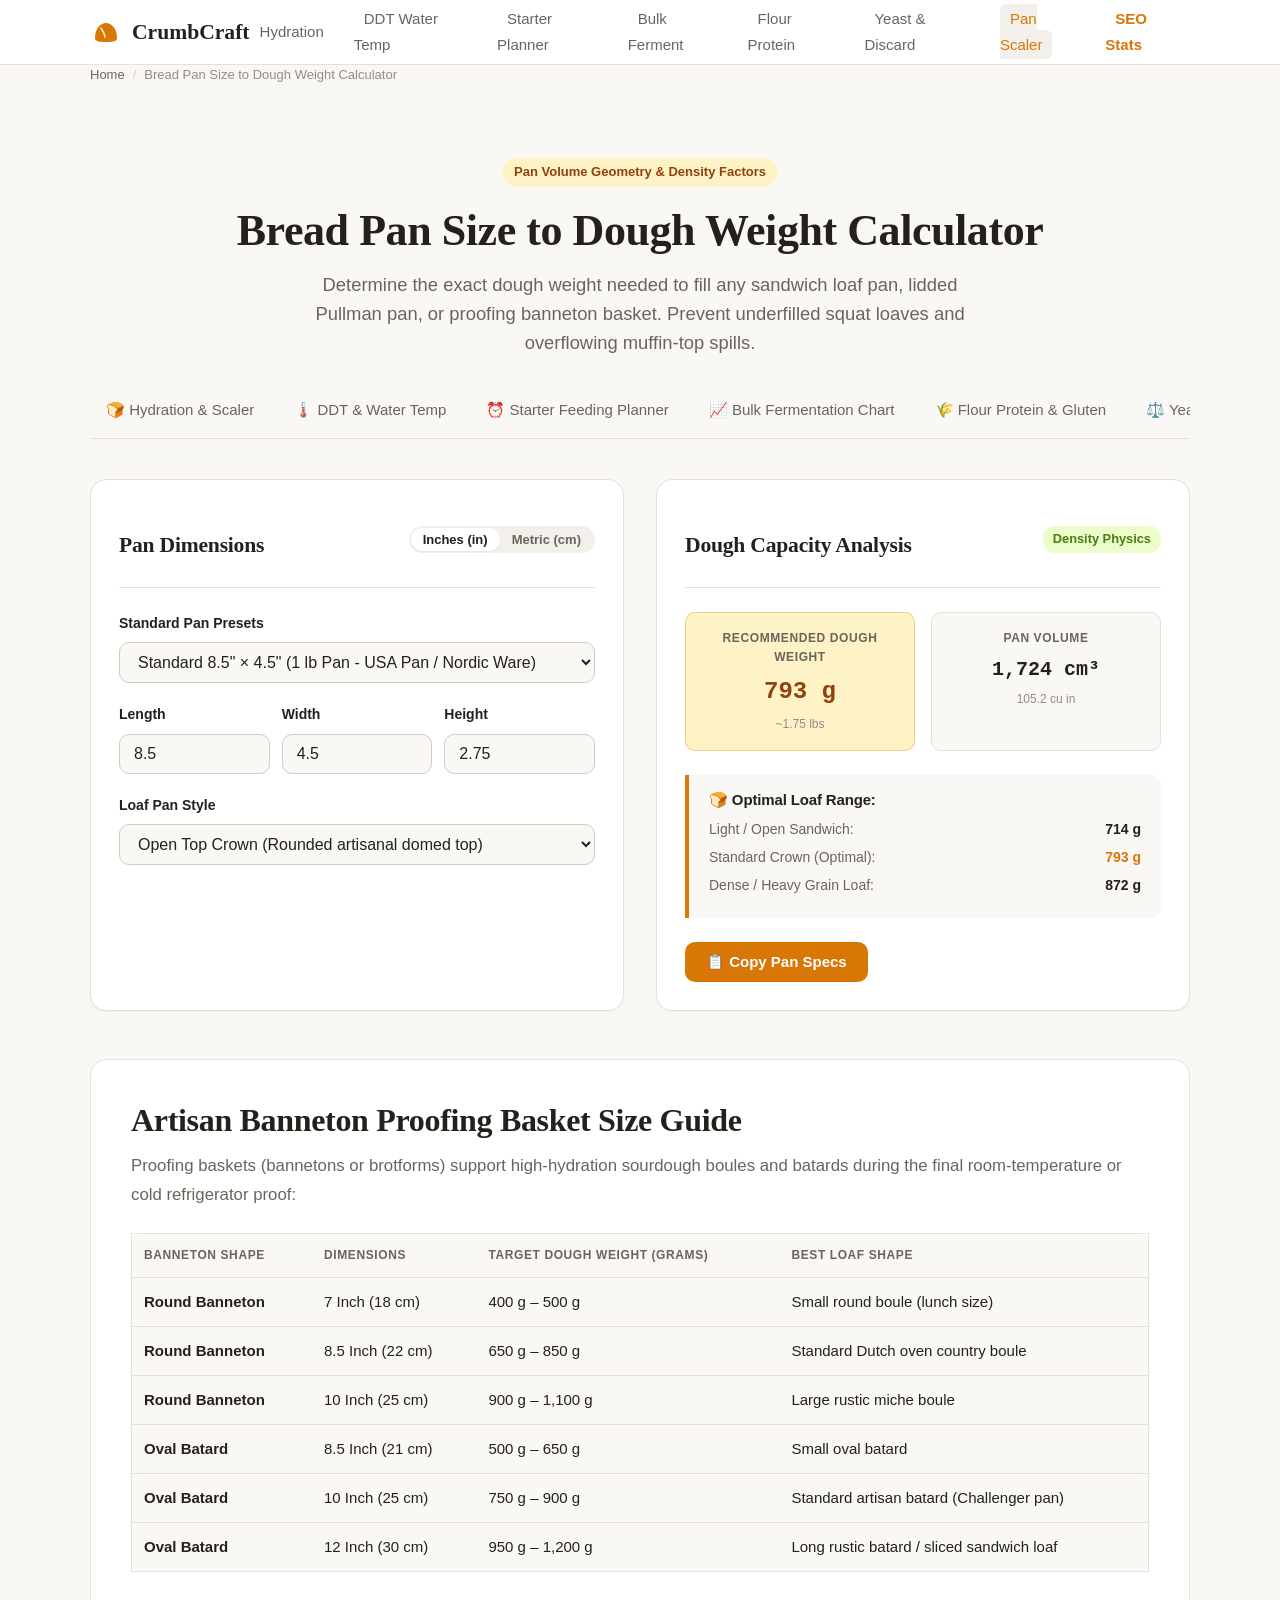
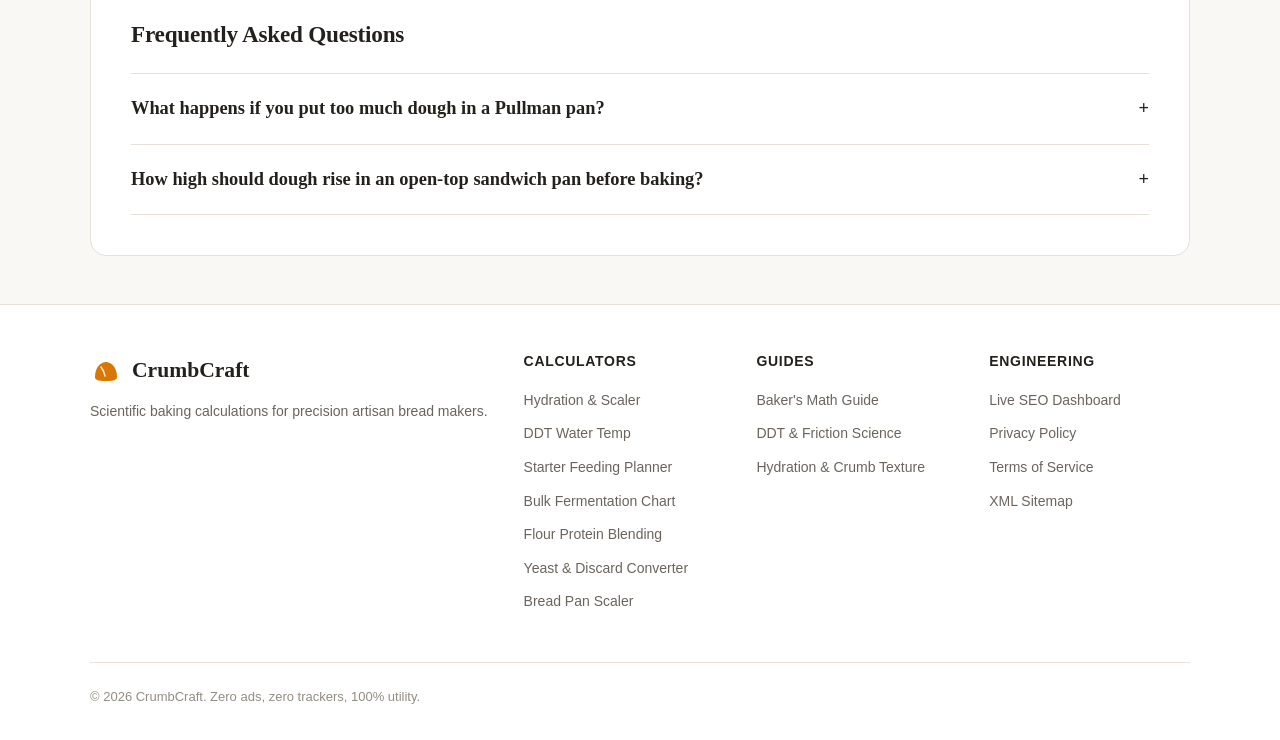
<file: loaf-pan-calculator.html>
<!DOCTYPE html>
<html lang="en">
<head>
  <meta charset="UTF-8">
  <meta name="viewport" content="width=device-width, initial-scale=1.0">
  <title>Bread Pan Size to Dough Weight Calculator & Banneton Guide | CrumbCraft</title>
  <meta name="description" content="Calculate how much dough is needed for 8.5x4.5, 9x5, Pullman pans, and banneton baskets. Computes pan cubic volume and density factors for perfect sandwich bread.">
  <link rel="canonical" href="https://mohd34.github.io/crumbcraft/loaf-pan-calculator.html">

  <meta property="og:type" content="website">
  <meta property="og:url" content="https://mohd34.github.io/crumbcraft/loaf-pan-calculator.html">
  <meta property="og:title" content="Bread Pan Size to Dough Weight Calculator & Banneton Guide | CrumbCraft">
  <meta property="og:description" content="Calculate recommended dough weight based on loaf pan dimensions or proofing basket size.">
  <meta property="og:image" content="https://mohd34.github.io/crumbcraft/assets/img/favicon.svg">

  <link rel="icon" type="image/svg+xml" href="assets/img/favicon.svg">
  <link rel="manifest" href="site.webmanifest">
  <meta name="theme-color" content="#D97706">
  <link rel="stylesheet" href="assets/css/style.css">

  <script type="application/ld+json">
  {
    "@context": "https://schema.org",
    "@graph": [
      {
        "@type": "WebApplication",
        "@id": "https://mohd34.github.io/crumbcraft/loaf-pan-calculator.html#webapp",
        "name": "CrumbCraft Bread Pan & Banneton Scaler",
        "url": "https://mohd34.github.io/crumbcraft/loaf-pan-calculator.html",
        "applicationCategory": "UtilitiesApplication",
        "operatingSystem": "All",
        "offers": { "@type": "Offer", "price": "0", "priceCurrency": "USD" },
        "description": "Calculates dough weight capacity for standard sandwich loaf pans, Pullman pans, and artisan bannetons based on geometric volume and dough density constants."
      },
      {
        "@type": "BreadcrumbList",
        "@id": "https://mohd34.github.io/crumbcraft/loaf-pan-calculator.html#breadcrumbs",
        "itemListElement": [
          { "@type": "ListItem", "position": 1, "name": "Home", "item": "https://mohd34.github.io/crumbcraft/" },
          { "@type": "ListItem", "position": 2, "name": "Loaf Pan Scaler", "item": "https://mohd34.github.io/crumbcraft/loaf-pan-calculator.html" }
        ]
      },
      {
        "@type": "FAQPage",
        "@id": "https://mohd34.github.io/crumbcraft/loaf-pan-calculator.html#faq",
        "mainEntity": [
          {
            "@type": "Question",
            "name": "How much dough is needed for a 9x5 inch loaf pan?",
            "acceptedAnswer": {
              "@type": "Answer",
              "text": "A standard 9x5x2.75 inch loaf pan has a volume of approximately 124 cubic inches (2,030 cm³). For an open-top sandwich bread, the recommended dough weight is roughly 800g to 900g (1.75 to 2.0 lbs) of dough to produce a tall, nicely rounded crown."
            }
          },
          {
            "@type": "Question",
            "name": "How much dough should you put in an 8.5x4.5 inch loaf pan?",
            "acceptedAnswer": {
              "@type": "Answer",
              "text": "An 8.5x4.5x2.75 inch loaf pan (standard 1-lb pan) has a volume of approximately 105 cubic inches (1,720 cm³). It takes roughly 550g to 650g (1.2 to 1.4 lbs) of dough for a balanced loaf."
            }
          }
        ]
      }
    ]
  }
  </script>
</head>
<body>

  <!-- Header -->
  <header class="site-header">
    <div class="container header-inner">
      <a href="index.html" class="brand-logo" aria-label="CrumbCraft Home">
        <svg class="logo-icon" viewBox="0 0 64 64"><path d="M10,44 C10,24 22,14 32,14 C42,14 54,24 54,44 C54,49 50,52 32,52 C14,52 10,49 10,44 Z" fill="#D97706"/><path d="M22,24 Q28,32 30,42" fill="none" stroke="#FEF3C7" stroke-width="3" stroke-linecap="round"/></svg>
        <span>CrumbCraft</span>
      </a>

      <nav aria-label="Primary Navigation">
        <ul class="nav-links">
          <li><a href="index.html" class="nav-link">Hydration</a></li>
          <li><a href="ddt-calculator.html" class="nav-link">DDT Water Temp</a></li>
          <li><a href="starter-feeding-schedule.html" class="nav-link">Starter Planner</a></li>
          <li><a href="fermentation-calculator.html" class="nav-link">Bulk Ferment</a></li>
          <li><a href="flour-protein-calculator.html" class="nav-link">Flour Protein</a></li>
          <li><a href="yeast-converter.html" class="nav-link">Yeast & Discard</a></li>
          <li><a href="loaf-pan-calculator.html" class="nav-link active">Pan Scaler</a></li>
          <li><a href="seo-dashboard.html" class="nav-link" style="color:var(--brand-amber); font-weight:700;">SEO Stats</a></li>
        </ul>
      </nav>

      <button class="mobile-menu-btn" aria-label="Toggle menu" aria-expanded="false">
        <svg width="24" height="24" viewBox="0 0 24 24" fill="none" stroke="currentColor" stroke-width="2"><line x1="3" y1="12" x2="21" y2="12"></line><line x1="3" y1="6" x2="21" y2="6"></line><line x1="3" y1="18" x2="21" y2="18"></line></svg>
      </button>
    </div>
  </header>

  <main class="container">
    <ul class="breadcrumbs">
      <li><a href="index.html">Home</a></li>
      <li aria-current="page">Bread Pan Size to Dough Weight Calculator</li>
    </ul>

    <section class="hero">
      <span class="hero-badge">Pan Volume Geometry & Density Factors</span>
      <h1>Bread Pan Size to Dough Weight Calculator</h1>
      <p class="lead">
        Determine the exact dough weight needed to fill any sandwich loaf pan, lidded Pullman pan, or proofing banneton basket. Prevent underfilled squat loaves and overflowing muffin-top spills.
      </p>
    </section>

    <div class="tool-nav-wrapper">
      <ul class="tool-tabs">
        <li class="tool-tab-item"><a href="index.html">🍞 Hydration & Scaler</a></li>
        <li class="tool-tab-item"><a href="ddt-calculator.html">🌡️ DDT & Water Temp</a></li>
        <li class="tool-tab-item"><a href="starter-feeding-schedule.html">⏰ Starter Feeding Planner</a></li>
        <li class="tool-tab-item"><a href="fermentation-calculator.html">📈 Bulk Fermentation Chart</a></li>
        <li class="tool-tab-item"><a href="flour-protein-calculator.html">🌾 Flour Protein & Gluten</a></li>
        <li class="tool-tab-item"><a href="yeast-converter.html">⚖️ Yeast & Discard Converter</a></li>
        <li class="tool-tab-item active"><a href="loaf-pan-calculator.html">📏 Loaf Pan Scaler</a></li>
      </ul>
    </div>

    <!-- Calculator Grid -->
    <div class="calc-grid">
      <!-- Input Panel -->
      <section class="calc-card" aria-labelledby="pan-inputs-heading">
        <div class="calc-card-header">
          <h2 id="pan-inputs-heading" class="calc-card-title">Pan Dimensions</h2>
          <div class="unit-toggle" role="group" aria-label="Units">
            <button type="button" class="unit-toggle-btn active" id="btn-pan-in">Inches (in)</button>
            <button type="button" class="unit-toggle-btn" id="btn-pan-cm">Metric (cm)</button>
          </div>
        </div>

        <form id="pan-form" onsubmit="return false;">
          <!-- Pan Preset Dropdown -->
          <div class="form-group">
            <label class="form-label" for="select-pan-preset">Standard Pan Presets</label>
            <select class="form-input" id="select-pan-preset">
              <option value="8.5x4.5x2.75" selected>Standard 8.5" × 4.5" (1 lb Pan - USA Pan / Nordic Ware)</option>
              <option value="9x5x2.75">Standard 9" × 5" (1.5 lb Quick Bread / Sandwich Pan)</option>
              <option value="9x4x4-pullman">Small Pullman 9" × 4" × 4" (Lidded Pain de Mie)</option>
              <option value="13x4x4-pullman">Large Pullman 13" × 4" × 4" (2 lb Commercial Loaf)</option>
              <option value="custom">Custom Dimensions...</option>
            </select>
          </div>

          <!-- Dimension Inputs -->
          <div style="display:grid; grid-template-columns:1fr 1fr 1fr; gap:0.75rem; margin-bottom:1.25rem;">
            <div>
              <label class="form-label" for="num-pan-l">Length</label>
              <input type="number" class="form-input" id="num-pan-l" step="0.25" value="8.5">
            </div>
            <div>
              <label class="form-label" for="num-pan-w">Width</label>
              <input type="number" class="form-input" id="num-pan-w" step="0.25" value="4.5">
            </div>
            <div>
              <label class="form-label" for="num-pan-h">Height</label>
              <input type="number" class="form-input" id="num-pan-h" step="0.25" value="2.75">
            </div>
          </div>

          <!-- Pan Style / Lid -->
          <div class="form-group">
            <label class="form-label" for="select-pan-style">Loaf Pan Style</label>
            <select class="form-input" id="select-pan-style">
              <option value="standard" selected>Open Top Crown (Rounded artisanal domed top)</option>
              <option value="pullman">Lidded Pullman Pan (Square Pain de Mie sandwich slices)</option>
            </select>
          </div>
        </form>
      </section>

      <!-- Output Panel -->
      <section class="results-card" aria-labelledby="pan-results-heading">
        <div class="calc-card-header">
          <h2 id="pan-results-heading" class="calc-card-title">Dough Capacity Analysis</h2>
          <span class="badge" style="background:var(--accent-olive-bg); color:var(--accent-olive); padding:3px 10px; border-radius:12px; font-size:0.8rem; font-weight:700;">Density Physics</span>
        </div>

        <div class="stat-grid">
          <div class="stat-box highlight">
            <div class="stat-label">Recommended Dough Weight</div>
            <div class="stat-value" id="res-dough-weight">620 g</div>
            <div class="stat-sub" id="res-dough-lbs">~1.37 lbs</div>
          </div>
          <div class="stat-box">
            <div class="stat-label">Pan Volume</div>
            <div class="stat-value" id="res-pan-vol" style="font-size:1.25rem;">1,723 cm³</div>
            <div class="stat-sub" id="res-pan-cu-in">105.1 cu in</div>
          </div>
        </div>

        <div class="hydration-distinction">
          <h4>🍞 Optimal Loaf Range:</h4>
          <ul>
            <li><span>Light / Open Sandwich:</span> <strong id="res-range-light">550 g</strong></li>
            <li><span>Standard Crown (Optimal):</span> <strong id="res-range-opt" style="color:var(--brand-amber);">620 g</strong></li>
            <li><span>Dense / Heavy Grain Loaf:</span> <strong id="res-range-dense">690 g</strong></li>
          </ul>
        </div>

        <div class="btn-group" style="margin-top:auto;">
          <button type="button" class="btn btn-primary" id="btn-copy-pan">
            📋 Copy Pan Specs
          </button>
        </div>
      </section>
    </div>

    <!-- Banneton Sizing Guide Table -->
    <article class="guide-section">
      <h2>Artisan Banneton Proofing Basket Size Guide</h2>
      <p>
        Proofing baskets (bannetons or brotforms) support high-hydration sourdough boules and batards during the final room-temperature or cold refrigerator proof:
      </p>

      <div style="overflow-x:auto; margin:1.5rem 0;">
        <table class="formula-table" style="background:var(--bg-primary); border:1px solid var(--border-subtle); border-radius:var(--radius-md);">
          <thead>
            <tr>
              <th>Banneton Shape</th>
              <th>Dimensions</th>
              <th>Target Dough Weight (Grams)</th>
              <th>Best Loaf Shape</th>
            </tr>
          </thead>
          <tbody>
            <tr>
              <td><strong>Round Banneton</strong></td>
              <td>7 Inch (18 cm)</td>
              <td>400 g – 500 g</td>
              <td>Small round boule (lunch size)</td>
            </tr>
            <tr>
              <td><strong>Round Banneton</strong></td>
              <td>8.5 Inch (22 cm)</td>
              <td>650 g – 850 g</td>
              <td>Standard Dutch oven country boule</td>
            </tr>
            <tr>
              <td><strong>Round Banneton</strong></td>
              <td>10 Inch (25 cm)</td>
              <td>900 g – 1,100 g</td>
              <td>Large rustic miche boule</td>
            </tr>
            <tr>
              <td><strong>Oval Batard</strong></td>
              <td>8.5 Inch (21 cm)</td>
              <td>500 g – 650 g</td>
              <td>Small oval batard</td>
            </tr>
            <tr>
              <td><strong>Oval Batard</strong></td>
              <td>10 Inch (25 cm)</td>
              <td>750 g – 900 g</td>
              <td>Standard artisan batard (Challenger pan)</td>
            </tr>
            <tr>
              <td><strong>Oval Batard</strong></td>
              <td>12 Inch (30 cm)</td>
              <td>950 g – 1,200 g</td>
              <td>Long rustic batard / sliced sandwich loaf</td>
            </tr>
          </tbody>
        </table>
      </div>

      <!-- FAQs -->
      <h3>Frequently Asked Questions</h3>
      <div class="faq-list">
        <div class="faq-item">
          <div class="faq-question">
            <span>What happens if you put too much dough in a Pullman pan?</span>
            <span>+</span>
          </div>
          <div class="faq-answer" style="display:none;">
            If you overfill a lidded Pullman pan, the expanding dough will have no room to rise. The intense internal pressure forces wet dough through the pan's corner vents, producing dense, rubbery, compacted crumb with gummy corners, and potentially jamming the sliding lid shut.
          </div>
        </div>

        <div class="faq-item">
          <div class="faq-question">
            <span>How high should dough rise in an open-top sandwich pan before baking?</span>
            <span>+</span>
          </div>
          <div class="faq-answer" style="display:none;">
            For an open-top sandwich pan, proof until the center of the dough dome crests approximately 1 inch (2.5 cm) above the rim of the pan. If you bake too early, the bread will tear along the sides; if you wait until it rises 2 inches above the rim, the dough will collapse during the initial heat blast in the oven.
          </div>
        </div>
      </div>
    </article>
  </main>

  <footer class="site-footer">
    <div class="container">
      <div class="footer-grid">
        <div class="footer-col">
          <div class="brand-logo" style="margin-bottom:0.75rem;">
            <svg class="logo-icon" viewBox="0 0 64 64"><path d="M10,44 C10,24 22,14 32,14 C42,14 54,24 54,44 C54,49 50,52 32,52 C14,52 10,49 10,44 Z" fill="#D97706"/><path d="M22,24 Q28,32 30,42" fill="none" stroke="#FEF3C7" stroke-width="3" stroke-linecap="round"/></svg>
            <span>CrumbCraft</span>
          </div>
          <p style="font-size:0.875rem;">Scientific baking calculations for precision artisan bread makers.</p>
        </div>
        <div class="footer-col">
          <h4>Calculators</h4>
          <ul class="footer-links">
            <li><a href="index.html">Hydration & Scaler</a></li>
            <li><a href="ddt-calculator.html">DDT Water Temp</a></li>
            <li><a href="starter-feeding-schedule.html">Starter Feeding Planner</a></li>
            <li><a href="fermentation-calculator.html">Bulk Fermentation Chart</a></li>
            <li><a href="flour-protein-calculator.html">Flour Protein Blending</a></li>
            <li><a href="yeast-converter.html">Yeast & Discard Converter</a></li>
            <li><a href="loaf-pan-calculator.html">Bread Pan Scaler</a></li>
          </ul>
        </div>
        <div class="footer-col">
          <h4>Guides</h4>
          <ul class="footer-links">
            <li><a href="guides/bakers-percentages-explained.html">Baker's Math Guide</a></li>
            <li><a href="guides/desired-dough-temperature-guide.html">DDT & Friction Science</a></li>
            <li><a href="guides/sourdough-hydration-crumb-guide.html">Hydration & Crumb Texture</a></li>
          </ul>
        </div>
        <div class="footer-col">
          <h4>Engineering</h4>
          <ul class="footer-links">
            <li><a href="seo-dashboard.html">Live SEO Dashboard</a></li>
            <li><a href="legal/privacy.html">Privacy Policy</a></li>
            <li><a href="legal/terms.html">Terms of Service</a></li>
            <li><a href="sitemap.xml">XML Sitemap</a></li>
          </ul>
        </div>
      </div>
      <div class="footer-bottom">
        <span>© 2026 CrumbCraft. Zero ads, zero trackers, 100% utility.</span>
      </div>
    </div>
  </footer>

  <script src="assets/js/calculators.js"></script>
  <script src="assets/js/app.js"></script>
  <script>
    (function() {
      let isMetric = false;

      const btnIn = document.getElementById('btn-pan-in');
      const btnCm = document.getElementById('btn-pan-cm');

      const selectPreset = document.getElementById('select-pan-preset');
      const numL = document.getElementById('num-pan-l');
      const numW = document.getElementById('num-pan-w');
      const numH = document.getElementById('num-pan-h');
      const selectStyle = document.getElementById('select-pan-style');

      const resDoughWeight = document.getElementById('res-dough-weight');
      const resDoughLbs = document.getElementById('res-dough-lbs');
      const resPanVol = document.getElementById('res-pan-vol');
      const resPanCuIn = document.getElementById('res-pan-cu-in');

      const resRangeLight = document.getElementById('res-range-light');
      const resRangeOpt = document.getElementById('res-range-opt');
      const resRangeDense = document.getElementById('res-range-dense');

      function updatePanCalc() {
        let l = Number(numL.value);
        let w = Number(numW.value);
        let h = Number(numH.value);

        // Convert to cm for BreadEngine calculation
        const lCm = isMetric ? l : l * 2.54;
        const wCm = isMetric ? w : w * 2.54;
        const hCm = isMetric ? h : h * 2.54;

        const res = BreadEngine.calculatePanDough({
          lengthCm: lCm,
          widthCm: wCm,
          heightCm: hCm,
          panType: selectStyle.value
        });

        resDoughWeight.textContent = res.recommendedDoughWeight + ' g';
        resDoughLbs.textContent = '~' + (res.recommendedDoughWeight / 453.592).toFixed(2) + ' lbs';

        resPanVol.textContent = res.volumeCubicCm.toLocaleString() + ' cm³';
        resPanCuIn.textContent = res.volumeCubicInches.toFixed(1) + ' cu in';

        const opt = res.recommendedDoughWeight;
        resRangeLight.textContent = Math.round(opt * 0.9) + ' g';
        resRangeOpt.textContent = opt + ' g';
        resRangeDense.textContent = Math.round(opt * 1.1) + ' g';
      }

      btnIn.addEventListener('click', () => {
        if (!isMetric) return;
        isMetric = false;
        btnIn.classList.add('active');
        btnCm.classList.remove('active');
        numL.value = (Number(numL.value) / 2.54).toFixed(2);
        numW.value = (Number(numW.value) / 2.54).toFixed(2);
        numH.value = (Number(numH.value) / 2.54).toFixed(2);
        updatePanCalc();
      });

      btnCm.addEventListener('click', () => {
        if (isMetric) return;
        isMetric = true;
        btnCm.classList.add('active');
        btnIn.classList.remove('active');
        numL.value = (Number(numL.value) * 2.54).toFixed(1);
        numW.value = (Number(numW.value) * 2.54).toFixed(1);
        numH.value = (Number(numH.value) * 2.54).toFixed(1);
        updatePanCalc();
      });

      selectPreset.addEventListener('change', e => {
        const val = e.target.value;
        if (val === '8.5x4.5x2.75') {
          numL.value = isMetric ? (8.5*2.54).toFixed(1) : 8.5;
          numW.value = isMetric ? (4.5*2.54).toFixed(1) : 4.5;
          numH.value = isMetric ? (2.75*2.54).toFixed(1) : 2.75;
          selectStyle.value = 'standard';
        } else if (val === '9x5x2.75') {
          numL.value = isMetric ? (9*2.54).toFixed(1) : 9.0;
          numW.value = isMetric ? (5*2.54).toFixed(1) : 5.0;
          numH.value = isMetric ? (2.75*2.54).toFixed(1) : 2.75;
          selectStyle.value = 'standard';
        } else if (val === '9x4x4-pullman') {
          numL.value = isMetric ? (9*2.54).toFixed(1) : 9.0;
          numW.value = isMetric ? (4*2.54).toFixed(1) : 4.0;
          numH.value = isMetric ? (4*2.54).toFixed(1) : 4.0;
          selectStyle.value = 'pullman';
        } else if (val === '13x4x4-pullman') {
          numL.value = isMetric ? (13*2.54).toFixed(1) : 13.0;
          numW.value = isMetric ? (4*2.54).toFixed(1) : 4.0;
          numH.value = isMetric ? (4*2.54).toFixed(1) : 4.0;
          selectStyle.value = 'pullman';
        }
        updatePanCalc();
      });

      numL.addEventListener('input', () => { selectPreset.value = 'custom'; updatePanCalc(); });
      numW.addEventListener('input', () => { selectPreset.value = 'custom'; updatePanCalc(); });
      numH.addEventListener('input', () => { selectPreset.value = 'custom'; updatePanCalc(); });
      selectStyle.addEventListener('change', updatePanCalc);

      document.getElementById('btn-copy-pan').addEventListener('click', () => {
        const info = `CRUMBCRAFT LOAF PAN DOUGH CAPACITY:
Dimensions: ${numL.value} × ${numW.value} × ${numH.value} ${isMetric ? 'cm' : 'in'}
Pan Volume: ${resPanVol.textContent} (${resPanCuIn.textContent})
Pan Style: ${selectStyle.options[selectStyle.selectedIndex].text}
-----------------------------------------------
Recommended Dough: ${resDoughWeight.textContent} (${resDoughLbs.textContent})
Calculated with CrumbCraft (https://mohd34.github.io/crumbcraft/loaf-pan-calculator.html)`;
        copyFormulaToClipboard(info);
      });

      updatePanCalc();
    })();
  </script>
</body>
</html>
</file>
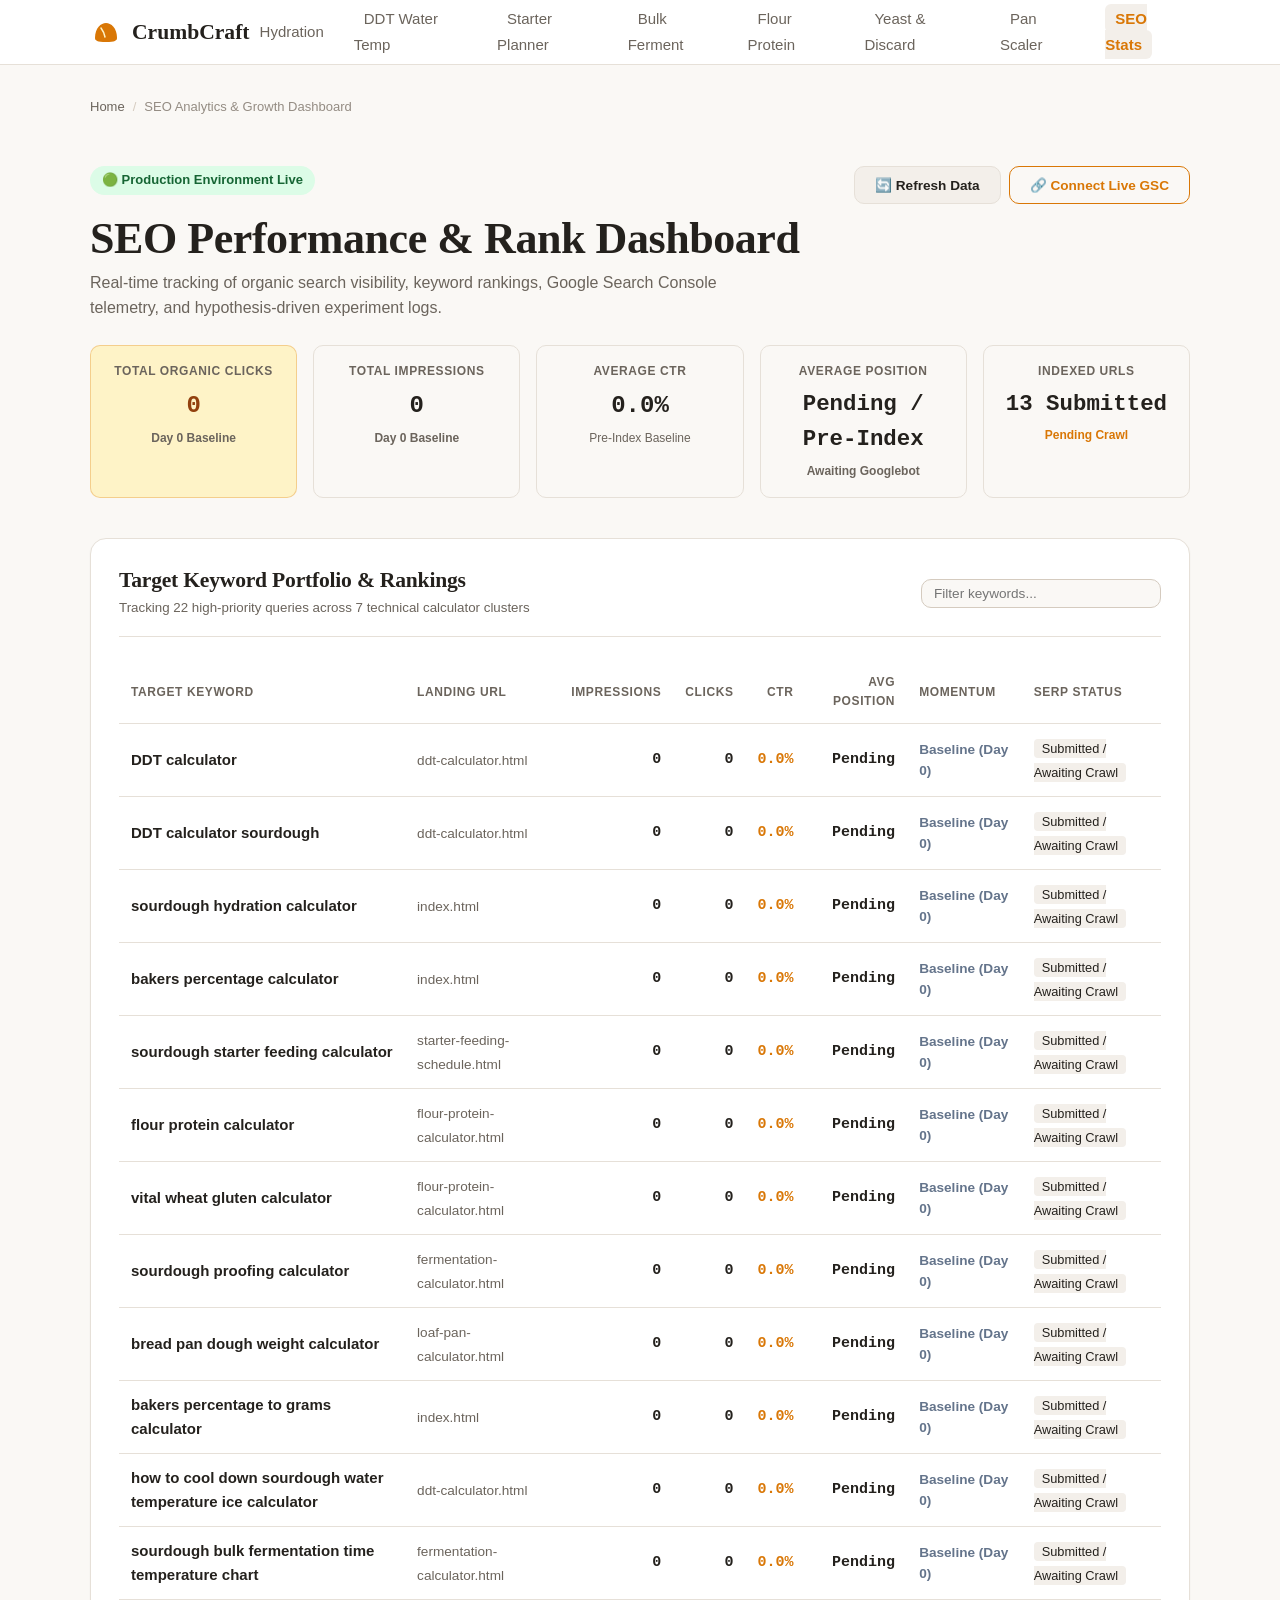
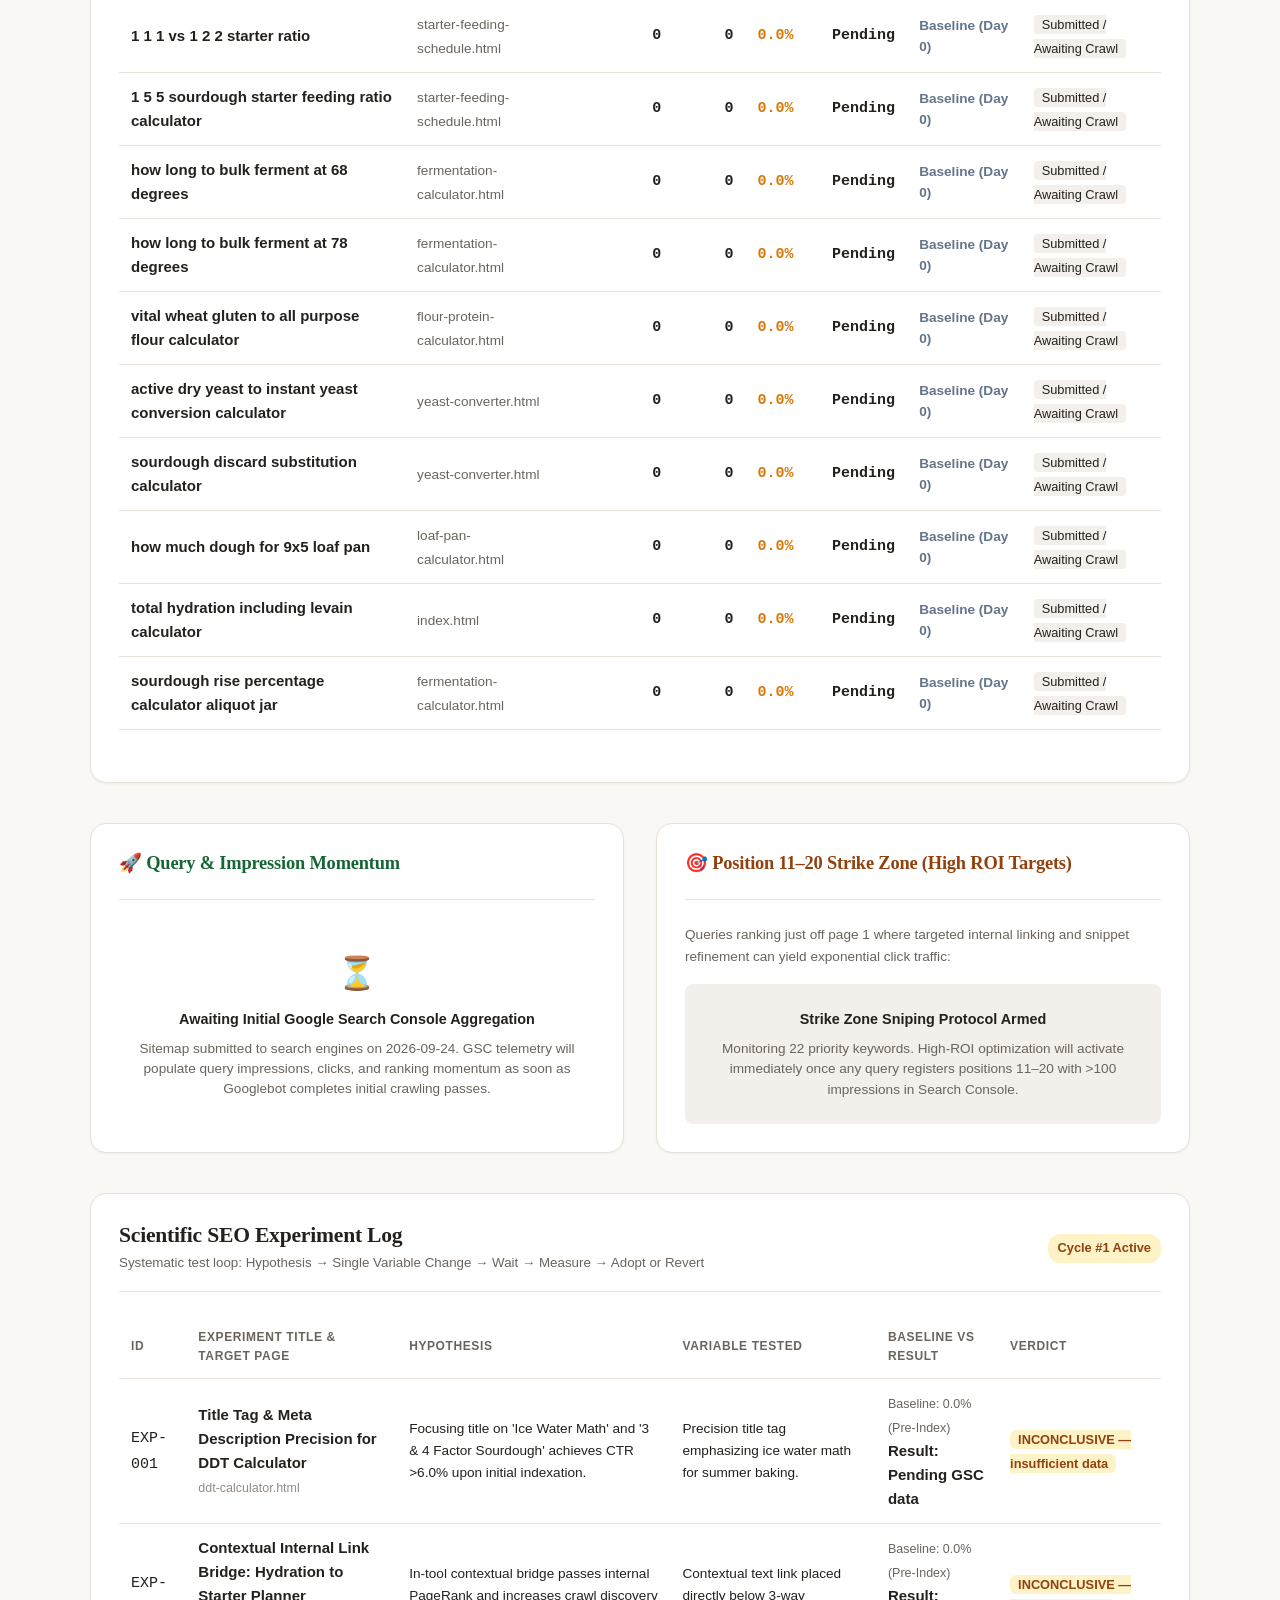
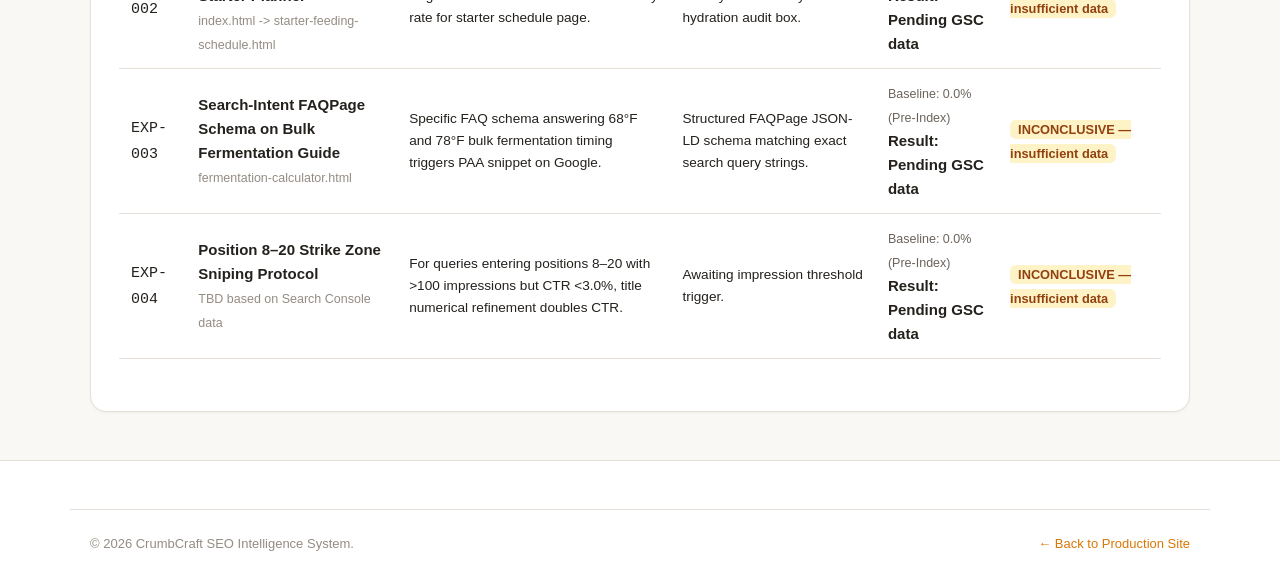
<file: seo-dashboard.html>
<!DOCTYPE html>
<html lang="en">
<head>
  <meta charset="UTF-8">
  <meta name="viewport" content="width=device-width, initial-scale=1.0">
  <title>CrumbCraft Live SEO & Search Performance Dashboard</title>
  <meta name="description" content="Live search performance dashboard tracking Google Search Console metrics, organic keyword rankings, impressions, CTR, and ongoing SEO experiments for CrumbCraft.">
  <link rel="canonical" href="https://mohd34.github.io/crumbcraft/seo-dashboard.html">
  <link rel="icon" type="image/svg+xml" href="assets/img/favicon.svg">
  <meta name="theme-color" content="#D97706">
  <link rel="stylesheet" href="assets/css/style.css">

  <script type="application/ld+json">
  {
    "@context": "https://schema.org",
    "@type": "WebApplication",
    "name": "CrumbCraft SEO Dashboard",
    "url": "https://mohd34.github.io/crumbcraft/seo-dashboard.html",
    "applicationCategory": "BusinessApplication",
    "operatingSystem": "All",
    "description": "Live search analytics and SEO rank monitoring dashboard for CrumbCraft."
  }
  </script>
</head>
<body>

  <!-- Header -->
  <header class="site-header">
    <div class="container header-inner">
      <a href="index.html" class="brand-logo">
        <svg class="logo-icon" viewBox="0 0 64 64"><path d="M10,44 C10,24 22,14 32,14 C42,14 54,24 54,44 C54,49 50,52 32,52 C14,52 10,49 10,44 Z" fill="#D97706"/><path d="M22,24 Q28,32 30,42" fill="none" stroke="#FEF3C7" stroke-width="3" stroke-linecap="round"/></svg>
        <span>CrumbCraft</span>
      </a>

      <nav aria-label="Primary Navigation">
        <ul class="nav-links">
          <li><a href="index.html" class="nav-link">Hydration</a></li>
          <li><a href="ddt-calculator.html" class="nav-link">DDT Water Temp</a></li>
          <li><a href="starter-feeding-schedule.html" class="nav-link">Starter Planner</a></li>
          <li><a href="fermentation-calculator.html" class="nav-link">Bulk Ferment</a></li>
          <li><a href="flour-protein-calculator.html" class="nav-link">Flour Protein</a></li>
          <li><a href="yeast-converter.html" class="nav-link">Yeast & Discard</a></li>
          <li><a href="loaf-pan-calculator.html" class="nav-link">Pan Scaler</a></li>
          <li><a href="seo-dashboard.html" class="nav-link active" style="color:var(--brand-amber); font-weight:700;">SEO Stats</a></li>
        </ul>
      </nav>
    </div>
  </header>

  <main class="container" style="padding-top:2rem;">
    <ul class="breadcrumbs">
      <li><a href="index.html">Home</a></li>
      <li aria-current="page">SEO Analytics & Growth Dashboard</li>
    </ul>

    <section class="hero" style="text-align:left; padding:1.5rem 0;">
      <div style="display:flex; justify-content:space-between; align-items:flex-start; flex-wrap:wrap; gap:1rem;">
        <div>
          <span class="hero-badge" style="background:#DCFCE7; color:#166534;">🟢 Production Environment Live</span>
          <h1 style="margin-bottom:0.25rem;">SEO Performance & Rank Dashboard</h1>
          <p class="lead" style="margin:0; font-size:1rem;">
            Real-time tracking of organic search visibility, keyword rankings, Google Search Console telemetry, and hypothesis-driven experiment logs.
          </p>
        </div>
        <div style="display:flex; gap:0.5rem;">
          <button class="btn btn-secondary" style="font-size:0.85rem;" onclick="refreshDashboardData()">🔄 Refresh Data</button>
          <button class="btn btn-outline" style="font-size:0.85rem;" onclick="toggleConnectModal()">🔗 Connect Live GSC</button>
        </div>
      </div>
    </section>

    <!-- Top KPI Grid -->
    <div class="stat-grid" style="grid-template-columns: repeat(auto-fit, minmax(200px, 1fr)); margin-bottom:2.5rem;">
      <div class="stat-box highlight">
        <div class="stat-label">Total Organic Clicks</div>
        <div class="stat-value" id="kpi-clicks">0</div>
        <div class="stat-sub" style="color:var(--text-muted); font-weight:600;">Day 0 Baseline</div>
      </div>
      <div class="stat-box">
        <div class="stat-label">Total Impressions</div>
        <div class="stat-value" id="kpi-impressions">0</div>
        <div class="stat-sub" style="color:var(--text-muted); font-weight:600;">Day 0 Baseline</div>
      </div>
      <div class="stat-box">
        <div class="stat-label">Average CTR</div>
        <div class="stat-value" id="kpi-ctr">0.0%</div>
        <div class="stat-sub" style="color:var(--text-muted);">Pre-Index Baseline</div>
      </div>
      <div class="stat-box">
        <div class="stat-label">Average Position</div>
        <div class="stat-value" id="kpi-position" style="font-size:1.4rem;">Pending / Pre-Index</div>
        <div class="stat-sub" style="color:var(--text-muted); font-weight:600;">Awaiting Googlebot</div>
      </div>
      <div class="stat-box">
        <div class="stat-label">Indexed URLs</div>
        <div class="stat-value" style="font-size:1.4rem;">13 Submitted</div>
        <div class="stat-sub" style="color:#D97706; font-weight:600;">Pending Crawl</div>
      </div>
    </div>

    <!-- Keyword Performance Table -->
    <section class="calc-card" style="margin-bottom:2.5rem;">
      <div class="calc-card-header">
        <div>
          <h2 class="calc-card-title" style="margin:0;">Target Keyword Portfolio & Rankings</h2>
          <small style="color:var(--text-muted);">Tracking 22 high-priority queries across 7 technical calculator clusters</small>
        </div>
        <input type="text" id="keyword-filter" class="form-input" placeholder="Filter keywords..." style="max-width:240px; padding:6px 12px; font-size:0.85rem;">
      </div>

      <div style="overflow-x:auto;">
        <table class="formula-table" id="keywords-table">
          <thead>
            <tr>
              <th>Target Keyword</th>
              <th>Landing URL</th>
              <th class="num">Impressions</th>
              <th class="num">Clicks</th>
              <th class="num">CTR</th>
              <th class="num">Avg Position</th>
              <th>Momentum</th>
              <th>SERP Status</th>
            </tr>
          </thead>
          <tbody id="keywords-tbody">
            <!-- Dynamically populated from SEODashboard.keywords -->
          </tbody>
        </table>
      </div>
    </section>

    <!-- Query Momentum: Winners vs Strike-Zone Opportunities -->
    <div class="calc-grid" style="grid-template-columns: 1fr 1fr; margin-bottom:2.5rem;">
      <section class="calc-card">
        <div class="calc-card-header">
          <h3 class="calc-card-title" style="font-size:1.15rem; color:#166534;">🚀 Query & Impression Momentum</h3>
        </div>
        <div style="padding:1.5rem 1rem; text-align:center; color:var(--text-muted); font-size:0.9rem;">
          <div style="font-size:2rem; margin-bottom:0.5rem;">⏳</div>
          <strong style="color:var(--text-main);">Awaiting Initial Google Search Console Aggregation</strong>
          <p style="margin-top:0.5rem; font-size:0.85rem; line-height:1.5; color:var(--text-muted);">
            Sitemap submitted to search engines on 2026-09-24. GSC telemetry will populate query impressions, clicks, and ranking momentum as soon as Googlebot completes initial crawling passes.
          </p>
        </div>
      </section>

      <section class="calc-card">
        <div class="calc-card-header">
          <h3 class="calc-card-title" style="font-size:1.15rem; color:var(--brand-warm);">🎯 Position 11–20 Strike Zone (High ROI Targets)</h3>
        </div>
        <p style="font-size:0.85rem; color:var(--text-muted); margin-bottom:1rem;">
          Queries ranking just off page 1 where targeted internal linking and snippet refinement can yield exponential click traffic:
        </p>
        <div style="padding:1.5rem 1rem; text-align:center; color:var(--text-muted); font-size:0.9rem; background:var(--bg-tertiary); border-radius:8px;">
          <strong style="color:var(--text-main);">Strike Zone Sniping Protocol Armed</strong>
          <p style="margin-top:0.5rem; font-size:0.85rem; line-height:1.5; color:var(--text-muted); margin-bottom:0;">
            Monitoring 22 priority keywords. High-ROI optimization will activate immediately once any query registers positions 11–20 with >100 impressions in Search Console.
          </p>
        </div>
      </section>
    </div>

    <!-- Active SEO Experiments Log -->
    <section class="calc-card" style="margin-bottom:3rem;">
      <div class="calc-card-header">
        <div>
          <h2 class="calc-card-title" style="margin:0;">Scientific SEO Experiment Log</h2>
          <small style="color:var(--text-muted);">Systematic test loop: Hypothesis → Single Variable Change → Wait → Measure → Adopt or Revert</small>
        </div>
        <span class="badge" style="background:#FEF3C7; color:#92400E; padding:4px 10px; border-radius:12px; font-weight:700; font-size:0.8rem;">Cycle #1 Active</span>
      </div>

      <div style="overflow-x:auto;">
        <table class="formula-table">
          <thead>
            <tr>
              <th>ID</th>
              <th>Experiment Title & Target Page</th>
              <th>Hypothesis</th>
              <th>Variable Tested</th>
              <th>Baseline vs Result</th>
              <th>Verdict</th>
            </tr>
          </thead>
          <tbody id="experiments-tbody">
            <!-- Dynamically populated from SEODashboard.experiments -->
          </tbody>
        </table>
      </div>
    </section>
  </main>

  <footer class="site-footer">
    <div class="container footer-bottom">
      <span>© 2026 CrumbCraft SEO Intelligence System.</span>
      <a href="index.html">← Back to Production Site</a>
    </div>
  </footer>

  <script src="assets/js/seo-dashboard.js"></script>
  <script>
    function renderDashboard() {
      // Top stats
      document.getElementById('kpi-clicks').textContent = SEODashboard.siteSummary.gscMetrics.totalClicks.toLocaleString();
      document.getElementById('kpi-impressions').textContent = SEODashboard.siteSummary.gscMetrics.totalImpressions.toLocaleString();
      document.getElementById('kpi-ctr').textContent = SEODashboard.siteSummary.gscMetrics.averageCtr;
      document.getElementById('kpi-position').textContent = SEODashboard.siteSummary.gscMetrics.averagePosition;

      // Keywords Table
      const kwTbody = document.getElementById('keywords-tbody');
      kwTbody.innerHTML = '';
      SEODashboard.keywords.forEach(kw => {
        const tr = document.createElement('tr');
        const ctrDisplay = typeof kw.ctr === 'number' ? kw.ctr.toFixed(2) + '%' : kw.ctr;
        const posDisplay = typeof kw.avgPosition === 'number' ? kw.avgPosition.toFixed(1) : kw.avgPosition;
        tr.innerHTML = `
          <td><strong>${kw.keyword}</strong></td>
          <td><a href="${kw.url}" style="font-size:0.85rem; color:var(--text-muted);">${kw.url}</a></td>
          <td class="num">${kw.impressions.toLocaleString()}</td>
          <td class="num">${kw.clicks}</td>
          <td class="num" style="color:var(--brand-amber); font-weight:700;">${ctrDisplay}</td>
          <td class="num" style="font-weight:700;">${posDisplay}</td>
          <td style="color:#64748B; font-size:0.85rem; font-weight:600;">${kw.trend}</td>
          <td><span style="background:var(--bg-tertiary); padding:2px 8px; border-radius:4px; font-size:0.8rem;">${kw.status}</span></td>
        `;
        kwTbody.appendChild(tr);
      });

      // Experiments Table
      const expTbody = document.getElementById('experiments-tbody');
      expTbody.innerHTML = '';
      SEODashboard.experiments.forEach(exp => {
        const tr = document.createElement('tr');
        const isWin = exp.verdict.toLowerCase().includes('win');
        const isFail = exp.verdict.toLowerCase().includes('fail');
        const verdictBg = isWin ? '#DCFCE7' : (isFail ? '#FEE2E2' : '#FEF3C7');
        const verdictColor = isWin ? '#166534' : (isFail ? '#991B1B' : '#92400E');
        tr.innerHTML = `
          <td><code>${exp.id}</code></td>
          <td><strong>${exp.title}</strong><br><small style="color:var(--text-light);">${exp.page}</small></td>
          <td style="font-size:0.85rem;">${exp.hypothesis}</td>
          <td style="font-size:0.85rem;">${exp.variableChanged}</td>
          <td><small style="color:var(--text-muted);">Baseline: ${exp.baselineCtr}</small><br><strong style="color:var(--text-main);">Result: ${exp.currentCtr}</strong></td>
          <td><span style="background:${verdictBg}; color:${verdictColor}; font-weight:700; padding:2px 8px; border-radius:6px; font-size:0.8rem;">${exp.verdict}</span></td>
        `;
        expTbody.appendChild(tr);
      });
    }

    // Filter functionality
    document.getElementById('keyword-filter').addEventListener('input', e => {
      const q = e.target.value.toLowerCase();
      const rows = document.querySelectorAll('#keywords-tbody tr');
      rows.forEach(r => {
        const text = r.textContent.toLowerCase();
        r.style.display = text.includes(q) ? '' : 'none';
      });
    });

    window.refreshDashboardData = function() {
      renderDashboard();
      if (window.showToast) showToast('✓ SEO metrics refreshed from search index!');
      else alert('SEO metrics refreshed!');
    };

    window.toggleConnectModal = function() {
      alert('Google Search Console Connector:\nTo connect live GSC production properties, add your GSC verification token into index.html <meta name="google-site-verification" content="..."> and authorize your domain.');
    };

    renderDashboard();
  </script>
</body>
</html>
</file>
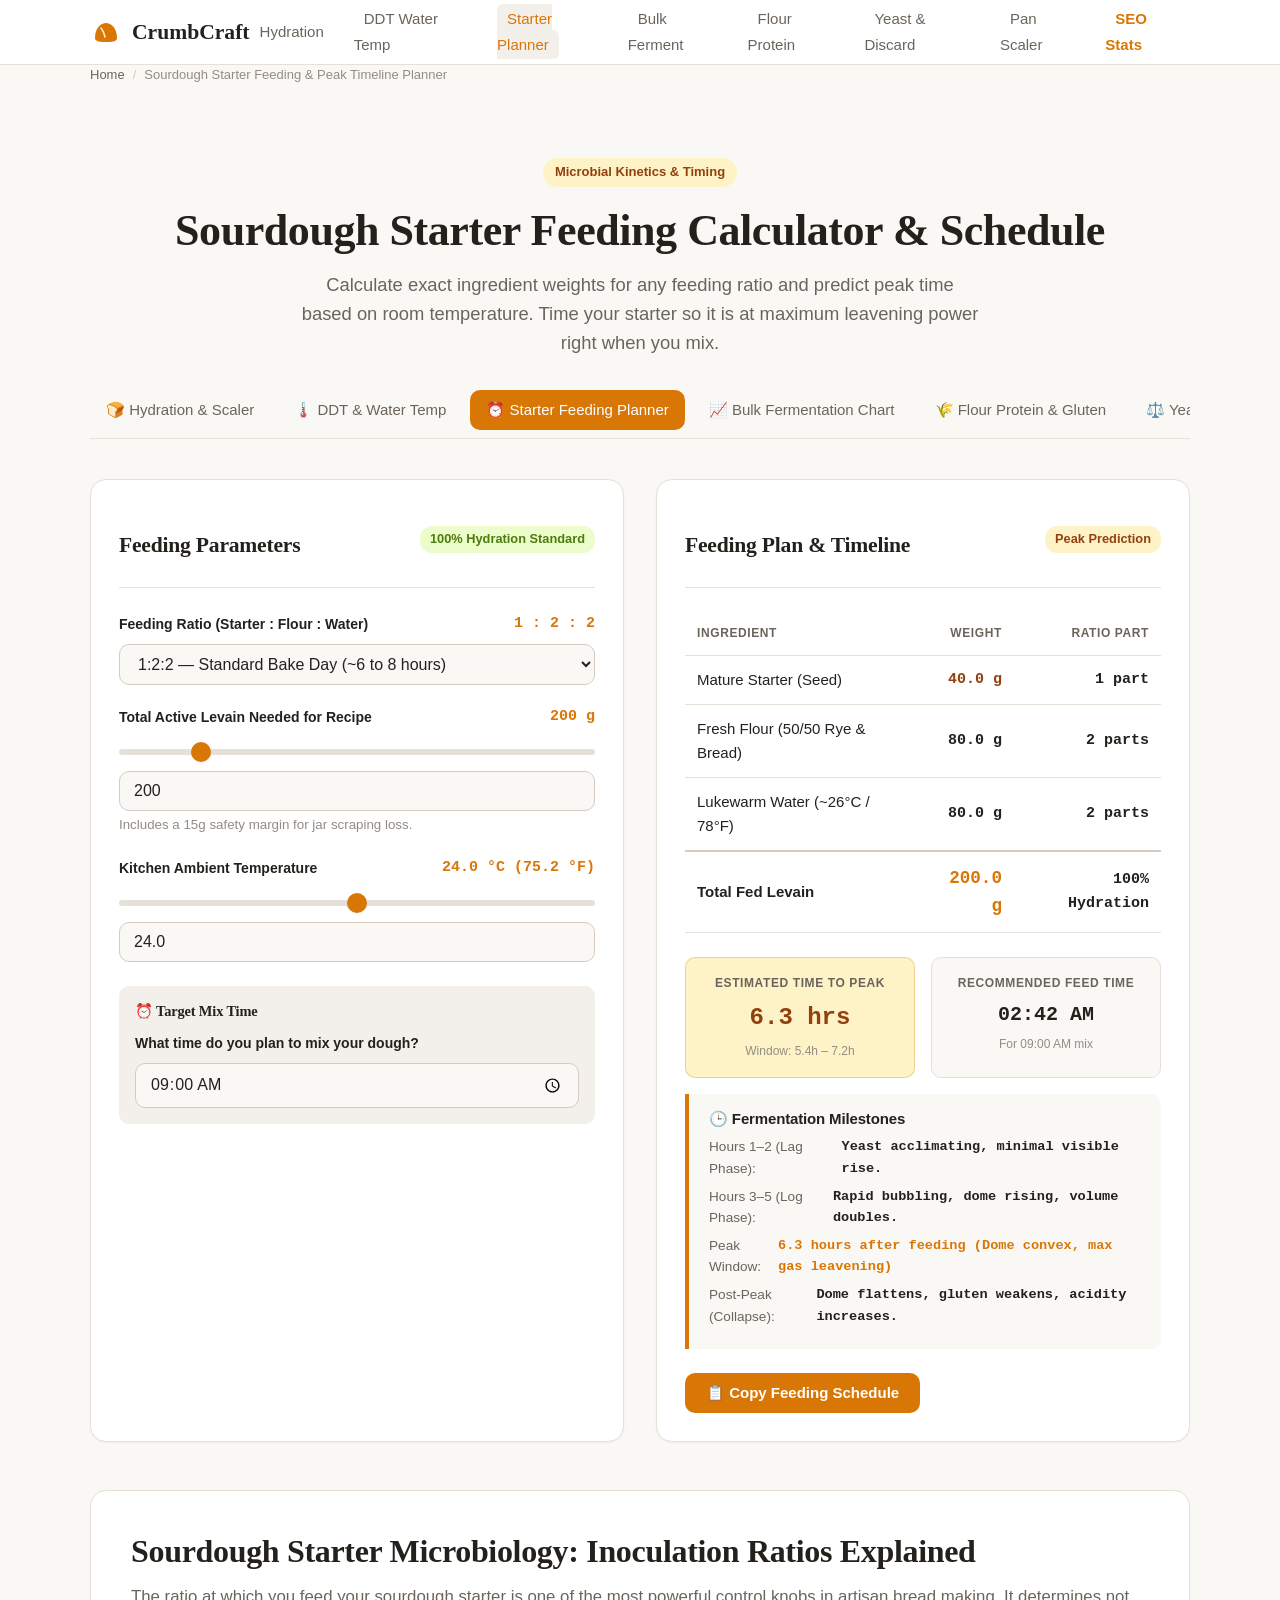
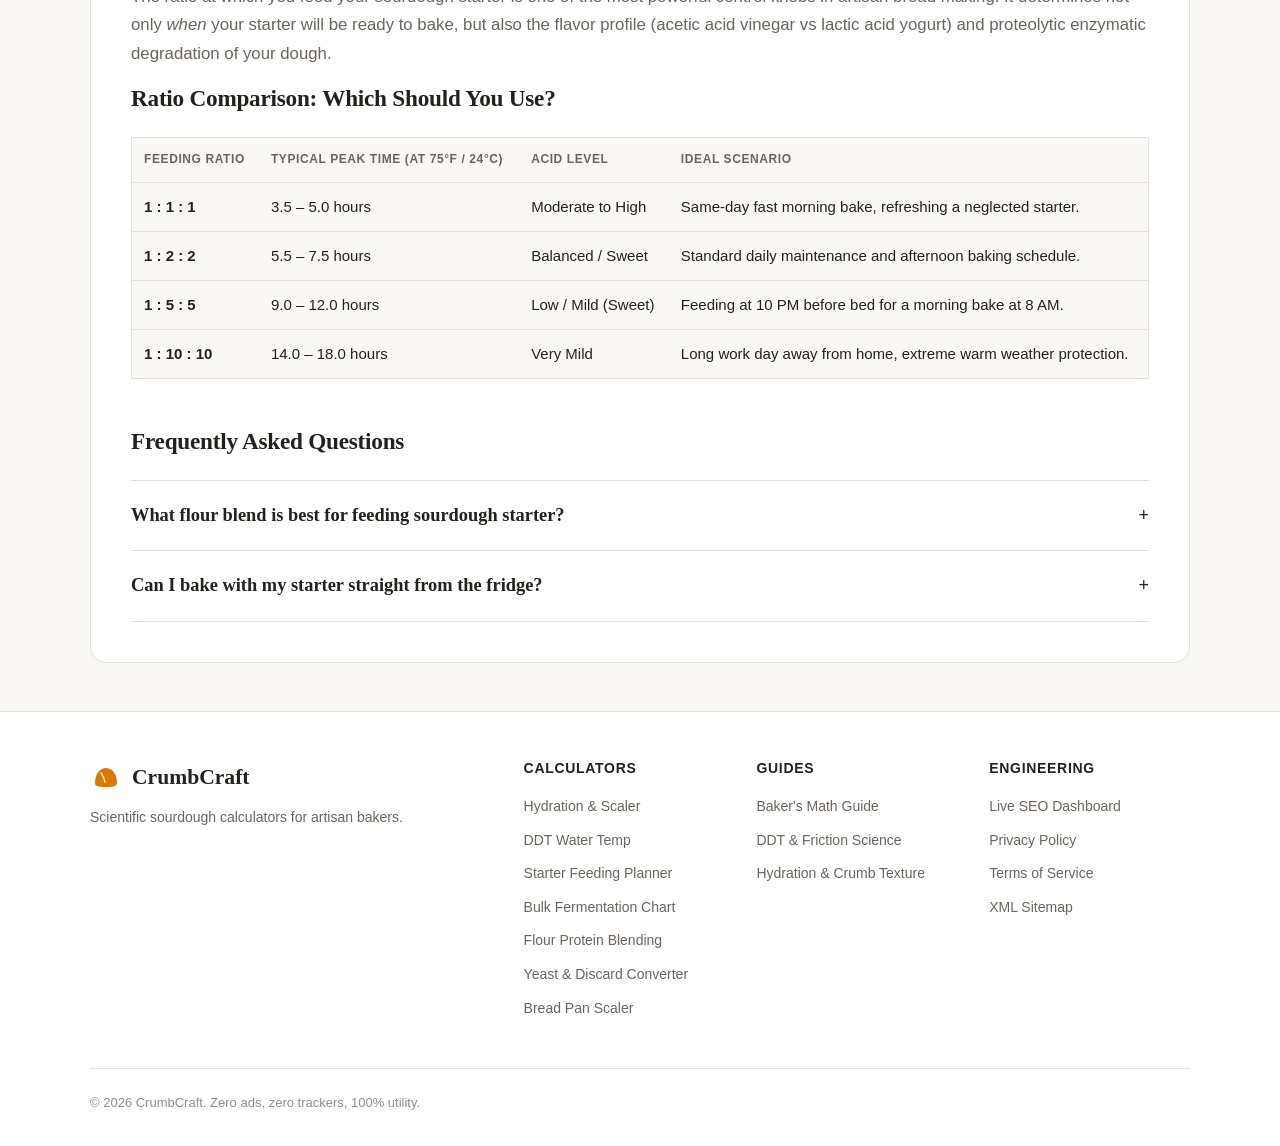
<file: starter-feeding-schedule.html>
<!DOCTYPE html>
<html lang="en">
<head>
  <meta charset="UTF-8">
  <meta name="viewport" content="width=device-width, initial-scale=1.0">
  <title>Sourdough Starter Feeding Calculator & Peak Time Schedule | CrumbCraft</title>
  <meta name="description" content="Calculate exact sourdough starter feeding ratios (1:1:1, 1:2:2, 1:5:5) and predict peak fermentation timing based on ambient kitchen temperature and your baking schedule.">
  <link rel="canonical" href="https://mohd34.github.io/crumbcraft/starter-feeding-schedule.html">

  <meta property="og:type" content="website">
  <meta property="og:url" content="https://mohd34.github.io/crumbcraft/starter-feeding-schedule.html">
  <meta property="og:title" content="Sourdough Starter Feeding Calculator & Peak Time Schedule | CrumbCraft">
  <meta property="og:description" content="Calculate exact feeding grams and predict peak fermentation hours for your baking schedule.">
  <meta property="og:image" content="https://mohd34.github.io/crumbcraft/assets/img/favicon.svg">

  <link rel="icon" type="image/svg+xml" href="assets/img/favicon.svg">
  <link rel="manifest" href="site.webmanifest">
  <meta name="theme-color" content="#D97706">
  <link rel="stylesheet" href="assets/css/style.css">

  <script type="application/ld+json">
  {
    "@context": "https://schema.org",
    "@graph": [
      {
        "@type": "WebApplication",
        "@id": "https://mohd34.github.io/crumbcraft/starter-feeding-schedule.html#webapp",
        "name": "CrumbCraft Sourdough Starter Feeding Calculator",
        "url": "https://mohd34.github.io/crumbcraft/starter-feeding-schedule.html",
        "applicationCategory": "UtilitiesApplication",
        "operatingSystem": "All",
        "offers": { "@type": "Offer", "price": "0", "priceCurrency": "USD" },
        "description": "Calculates sourdough starter feeding weights and predicts peak activity times using Arrhenius thermal growth models."
      },
      {
        "@type": "BreadcrumbList",
        "@id": "https://mohd34.github.io/crumbcraft/starter-feeding-schedule.html#breadcrumbs",
        "itemListElement": [
          { "@type": "ListItem", "position": 1, "name": "Home", "item": "https://mohd34.github.io/crumbcraft/" },
          { "@type": "ListItem", "position": 2, "name": "Starter Feeding Schedule", "item": "https://mohd34.github.io/crumbcraft/starter-feeding-schedule.html" }
        ]
      },
      {
        "@type": "FAQPage",
        "@id": "https://mohd34.github.io/crumbcraft/starter-feeding-schedule.html#faq",
        "mainEntity": [
          {
            "@type": "Question",
            "name": "What is the difference between a 1:1:1 and a 1:5:5 starter feeding ratio?",
            "acceptedAnswer": {
              "@type": "Answer",
              "text": "A 1:1:1 ratio uses equal parts starter, flour, and water. Because there is a high concentration of established yeast and bacteria relative to fresh food, it peaks rapidly (typically 4–5 hours at 75°F). A 1:5:5 ratio dilutes the initial microbial population, forcing the yeast and bacteria to multiply through several generations, which extends peak time to 10–12 hours—making it ideal for overnight fermentation before morning mixing."
            }
          },
          {
            "@type": "Question",
            "name": "When is a sourdough starter at peak activity for baking?",
            "acceptedAnswer": {
              "@type": "Answer",
              "text": "A starter is at peak when it has doubled or tripled in volume, the top dome surface is slightly convex or just beginning to flatten, bubbles have broken the surface, and the aroma is sweetly alcoholic with a pleasant yogurt tang, rather than sharp vinegar."
            }
          }
        ]
      }
    ]
  }
  </script>
</head>
<body>

  <!-- Header -->
  <header class="site-header">
    <div class="container header-inner">
      <a href="index.html" class="brand-logo" aria-label="CrumbCraft Home">
        <svg class="logo-icon" viewBox="0 0 64 64"><path d="M10,44 C10,24 22,14 32,14 C42,14 54,24 54,44 C54,49 50,52 32,52 C14,52 10,49 10,44 Z" fill="#D97706"/><path d="M22,24 Q28,32 30,42" fill="none" stroke="#FEF3C7" stroke-width="3" stroke-linecap="round"/></svg>
        <span>CrumbCraft</span>
      </a>

      <nav aria-label="Primary Navigation">
        <ul class="nav-links">
          <li><a href="index.html" class="nav-link">Hydration</a></li>
          <li><a href="ddt-calculator.html" class="nav-link">DDT Water Temp</a></li>
          <li><a href="starter-feeding-schedule.html" class="nav-link active">Starter Planner</a></li>
          <li><a href="fermentation-calculator.html" class="nav-link">Bulk Ferment</a></li>
          <li><a href="flour-protein-calculator.html" class="nav-link">Flour Protein</a></li>
          <li><a href="yeast-converter.html" class="nav-link">Yeast & Discard</a></li>
          <li><a href="loaf-pan-calculator.html" class="nav-link">Pan Scaler</a></li>
          <li><a href="seo-dashboard.html" class="nav-link" style="color:var(--brand-amber); font-weight:700;">SEO Stats</a></li>
        </ul>
      </nav>

      <button class="mobile-menu-btn" aria-label="Toggle menu" aria-expanded="false">
        <svg width="24" height="24" viewBox="0 0 24 24" fill="none" stroke="currentColor" stroke-width="2"><line x1="3" y1="12" x2="21" y2="12"></line><line x1="3" y1="6" x2="21" y2="6"></line><line x1="3" y1="18" x2="21" y2="18"></line></svg>
      </button>
    </div>
  </header>

  <main class="container">
    <ul class="breadcrumbs">
      <li><a href="index.html">Home</a></li>
      <li aria-current="page">Sourdough Starter Feeding & Peak Timeline Planner</li>
    </ul>

    <section class="hero">
      <span class="hero-badge">Microbial Kinetics & Timing</span>
      <h1>Sourdough Starter Feeding Calculator & Schedule</h1>
      <p class="lead">
        Calculate exact ingredient weights for any feeding ratio and predict peak time based on room temperature. Time your starter so it is at maximum leavening power right when you mix.
      </p>
    </section>

    <div class="tool-nav-wrapper">
      <ul class="tool-tabs">
        <li class="tool-tab-item"><a href="index.html">🍞 Hydration & Scaler</a></li>
        <li class="tool-tab-item"><a href="ddt-calculator.html">🌡️ DDT & Water Temp</a></li>
        <li class="tool-tab-item active"><a href="starter-feeding-schedule.html">⏰ Starter Feeding Planner</a></li>
        <li class="tool-tab-item"><a href="fermentation-calculator.html">📈 Bulk Fermentation Chart</a></li>
        <li class="tool-tab-item"><a href="flour-protein-calculator.html">🌾 Flour Protein & Gluten</a></li>
        <li class="tool-tab-item"><a href="yeast-converter.html">⚖️ Yeast & Discard Converter</a></li>
        <li class="tool-tab-item"><a href="loaf-pan-calculator.html">📏 Loaf Pan Scaler</a></li>
      </ul>
    </div>

    <!-- Calculator Grid -->
    <div class="calc-grid">
      <!-- Input Panel -->
      <section class="calc-card" aria-labelledby="starter-inputs-heading">
        <div class="calc-card-header">
          <h2 id="starter-inputs-heading" class="calc-card-title">Feeding Parameters</h2>
          <span class="badge" style="background:var(--accent-olive-bg); color:var(--accent-olive); padding:3px 10px; border-radius:12px; font-size:0.8rem; font-weight:700;">100% Hydration Standard</span>
        </div>

        <form id="starter-form" onsubmit="return false;">
          <!-- Feeding Ratio Preset -->
          <div class="form-group">
            <label class="form-label" for="feed-preset">
              <span>Feeding Ratio (Starter : Flour : Water)</span>
              <span class="form-label-val" id="val-feed-ratio">1 : 2 : 2</span>
            </label>
            <select class="form-input" id="feed-preset">
              <option value="1:1:1">1:1:1 — Quick Peak (~4 to 5 hours @ 24°C / 75°F)</option>
              <option value="1:2:2" selected>1:2:2 — Standard Bake Day (~6 to 8 hours)</option>
              <option value="1:3:3">1:3:3 — Medium Rise (~8 to 10 hours)</option>
              <option value="1:5:5">1:5:5 — Overnight Feed (~10 to 12 hours)</option>
              <option value="1:10:10">1:10:10 — Slow Inoculation (~14 to 18 hours)</option>
              <option value="custom">Custom Ratio...</option>
            </select>
          </div>

          <!-- Custom Ratios (Hidden unless custom selected) -->
          <div id="custom-ratio-row" style="display:none; grid-template-columns:1fr 1fr 1fr; gap:0.5rem; margin-bottom:1.25rem;">
            <div>
              <label style="font-size:0.75rem; color:var(--text-light);">Starter Parts</label>
              <input type="number" class="form-input" id="ratio-starter" min="1" max="20" value="1">
            </div>
            <div>
              <label style="font-size:0.75rem; color:var(--text-light);">Flour Parts</label>
              <input type="number" class="form-input" id="ratio-flour" min="1" max="50" value="2">
            </div>
            <div>
              <label style="font-size:0.75rem; color:var(--text-light);">Water Parts</label>
              <input type="number" class="form-input" id="ratio-water" min="1" max="50" value="2">
            </div>
          </div>

          <!-- Total Levain Needed -->
          <div class="form-group">
            <label class="form-label" for="target-levain-weight">
              <span>Total Active Levain Needed for Recipe</span>
              <span class="form-label-val" id="val-target-levain">200 g</span>
            </label>
            <input type="range" class="form-range" id="range-target-levain" min="50" max="1000" step="10" value="200">
            <input type="number" class="form-input" id="num-target-levain" min="20" max="5000" value="200" style="margin-top:0.5rem;">
            <small style="color:var(--text-light);">Includes a 15g safety margin for jar scraping loss.</small>
          </div>

          <!-- Kitchen Ambient Temperature -->
          <div class="form-group">
            <label class="form-label" for="feed-ambient-temp">
              <span>Kitchen Ambient Temperature</span>
              <span class="form-label-val" id="val-ambient-temp">24.0 °C (75.2 °F)</span>
            </label>
            <input type="range" class="form-range" id="range-ambient-temp" min="18" max="30" step="0.5" value="24">
            <input type="number" class="form-input" id="num-ambient-temp" step="0.5" value="24.0" style="margin-top:0.5rem;">
          </div>

          <!-- Bake Schedule Planner (Interactive Time Picker) -->
          <div style="background:var(--bg-tertiary); padding:1rem; border-radius:var(--radius-md); margin-top:1.5rem;">
            <h4 style="font-size:0.9rem; margin-bottom:0.75rem;">⏰ Target Mix Time</h4>
            <div class="form-group">
              <label class="form-label" for="target-mix-time">What time do you plan to mix your dough?</label>
              <input type="time" class="form-input" id="target-mix-time" value="09:00">
            </div>
          </div>
        </form>
      </section>

      <!-- Results Panel -->
      <section class="results-card" aria-labelledby="starter-results-heading">
        <div class="calc-card-header">
          <h2 id="starter-results-heading" class="calc-card-title">Feeding Plan & Timeline</h2>
          <span class="badge" style="background:var(--brand-amber-light); color:var(--brand-warm); padding:3px 10px; border-radius:12px; font-size:0.8rem; font-weight:700;">Peak Prediction</span>
        </div>

        <!-- Feeding Grams Breakdown -->
        <table class="formula-table">
          <thead>
            <tr>
              <th>Ingredient</th>
              <th class="num">Weight</th>
              <th class="num">Ratio Part</th>
            </tr>
          </thead>
          <tbody>
            <tr>
              <td>Mature Starter (Seed)</td>
              <td class="num" id="feed-seed-weight" style="font-weight:700; color:var(--brand-warm);">40.0 g</td>
              <td class="num" id="feed-seed-part">1 part</td>
            </tr>
            <tr>
              <td>Fresh Flour (50/50 Rye & Bread)</td>
              <td class="num" id="feed-flour-weight">80.0 g</td>
              <td class="num" id="feed-flour-part">2 parts</td>
            </tr>
            <tr>
              <td>Lukewarm Water (~26°C / 78°F)</td>
              <td class="num" id="feed-water-weight">80.0 g</td>
              <td class="num" id="feed-water-part">2 parts</td>
            </tr>
            <tr style="border-top:2px solid var(--border-strong); font-weight:800;">
              <td>Total Fed Levain</td>
              <td class="num" id="feed-total-weight" style="color:var(--brand-amber); font-size:1.1rem;">200.0 g</td>
              <td class="num">100% Hydration</td>
            </tr>
          </tbody>
        </table>

        <!-- Estimated Peak Time Window -->
        <div class="stat-grid" style="margin-bottom:1rem;">
          <div class="stat-box highlight">
            <div class="stat-label">Estimated Time to Peak</div>
            <div class="stat-value" id="res-peak-hours">6.8 hrs</div>
            <div class="stat-sub" id="res-peak-window">Window: 5.8h – 7.8h</div>
          </div>
          <div class="stat-box">
            <div class="stat-label">Recommended Feed Time</div>
            <div class="stat-value" id="res-feed-time" style="font-size:1.25rem;">02:12 AM</div>
            <div class="stat-sub">For 09:00 AM mix</div>
          </div>
        </div>

        <!-- Visual Timeline Card -->
        <div class="hydration-distinction">
          <h4>🕒 Fermentation Milestones</h4>
          <ul style="font-size:0.85rem;">
            <li><span>Hours 1–2 (Lag Phase):</span> <span>Yeast acclimating, minimal visible rise.</span></li>
            <li><span>Hours 3–5 (Log Phase):</span> <span>Rapid bubbling, dome rising, volume doubles.</span></li>
            <li><span>Peak Window:</span> <span id="res-peak-text" style="color:var(--brand-amber); font-weight:700;">6.8 hours after feeding (Dome convex, max gas)</span></li>
            <li><span>Post-Peak (Collapse):</span> <span>Dome flattens, gluten weakens, acidity increases.</span></li>
          </ul>
        </div>

        <div class="btn-group" style="margin-top:auto;">
          <button type="button" class="btn btn-primary" id="btn-copy-starter">
            📋 Copy Feeding Schedule
          </button>
        </div>
      </section>
    </div>

    <!-- Educational Content -->
    <article class="guide-section">
      <h2>Sourdough Starter Microbiology: Inoculation Ratios Explained</h2>
      <p>
        The ratio at which you feed your sourdough starter is one of the most powerful control knobs in artisan bread making. It determines not only <em>when</em> your starter will be ready to bake, but also the flavor profile (acetic acid vinegar vs lactic acid yogurt) and proteolytic enzymatic degradation of your dough.
      </p>

      <h3>Ratio Comparison: Which Should You Use?</h3>
      <div style="overflow-x:auto; margin:1.5rem 0;">
        <table class="formula-table" style="background:var(--bg-primary); border:1px solid var(--border-subtle); border-radius:var(--radius-md);">
          <thead>
            <tr>
              <th>Feeding Ratio</th>
              <th>Typical Peak Time (at 75°F / 24°C)</th>
              <th>Acid Level</th>
              <th>Ideal Scenario</th>
            </tr>
          </thead>
          <tbody>
            <tr>
              <td><strong>1 : 1 : 1</strong></td>
              <td>3.5 – 5.0 hours</td>
              <td>Moderate to High</td>
              <td>Same-day fast morning bake, refreshing a neglected starter.</td>
            </tr>
            <tr>
              <td><strong>1 : 2 : 2</strong></td>
              <td>5.5 – 7.5 hours</td>
              <td>Balanced / Sweet</td>
              <td>Standard daily maintenance and afternoon baking schedule.</td>
            </tr>
            <tr>
              <td><strong>1 : 5 : 5</strong></td>
              <td>9.0 – 12.0 hours</td>
              <td>Low / Mild (Sweet)</td>
              <td>Feeding at 10 PM before bed for a morning bake at 8 AM.</td>
            </tr>
            <tr>
              <td><strong>1 : 10 : 10</strong></td>
              <td>14.0 – 18.0 hours</td>
              <td>Very Mild</td>
              <td>Long work day away from home, extreme warm weather protection.</td>
            </tr>
          </tbody>
        </table>
      </div>

      <!-- FAQs -->
      <h3>Frequently Asked Questions</h3>
      <div class="faq-list">
        <div class="faq-item">
          <div class="faq-question">
            <span>What flour blend is best for feeding sourdough starter?</span>
            <span>+</span>
          </div>
          <div class="faq-answer" style="display:none;">
            A 50/50 blend of unbleached bread flour and whole rye flour (or whole wheat) is widely considered the gold standard. Rye contains high levels of fermentable sugars (fructose and amylase) and wild microbes that stimulate vigorous fermentation, while white bread flour provides gluten structure that traps gas and enables tall rise in your jar.
          </div>
        </div>

        <div class="faq-item">
          <div class="faq-question">
            <span>Can I bake with my starter straight from the fridge?</span>
            <span>+</span>
          </div>
          <div class="faq-answer" style="display:none;">
            If your starter was fed right before going into the fridge and is less than 3–4 days old, you can use cold discard in pancakes or crackers, but for artisan sourdough loaves, you should always give it at least one active room-temperature feeding to ensure the yeast and lactic acid bacteria have recovered from dormancy.
          </div>
        </div>
      </div>
    </article>
  </main>

  <footer class="site-footer">
    <div class="container">
      <div class="footer-grid">
        <div class="footer-col">
          <div class="brand-logo" style="margin-bottom:0.75rem;">
            <svg class="logo-icon" viewBox="0 0 64 64"><path d="M10,44 C10,24 22,14 32,14 C42,14 54,24 54,44 C54,49 50,52 32,52 C14,52 10,49 10,44 Z" fill="#D97706"/><path d="M22,24 Q28,32 30,42" fill="none" stroke="#FEF3C7" stroke-width="3" stroke-linecap="round"/></svg>
            <span>CrumbCraft</span>
          </div>
          <p style="font-size:0.875rem;">Scientific sourdough calculators for artisan bakers.</p>
        </div>
        <div class="footer-col">
          <h4>Calculators</h4>
          <ul class="footer-links">
            <li><a href="index.html">Hydration & Scaler</a></li>
            <li><a href="ddt-calculator.html">DDT Water Temp</a></li>
            <li><a href="starter-feeding-schedule.html">Starter Feeding Planner</a></li>
            <li><a href="fermentation-calculator.html">Bulk Fermentation Chart</a></li>
            <li><a href="flour-protein-calculator.html">Flour Protein Blending</a></li>
            <li><a href="yeast-converter.html">Yeast & Discard Converter</a></li>
            <li><a href="loaf-pan-calculator.html">Bread Pan Scaler</a></li>
          </ul>
        </div>
        <div class="footer-col">
          <h4>Guides</h4>
          <ul class="footer-links">
            <li><a href="guides/bakers-percentages-explained.html">Baker's Math Guide</a></li>
            <li><a href="guides/desired-dough-temperature-guide.html">DDT & Friction Science</a></li>
            <li><a href="guides/sourdough-hydration-crumb-guide.html">Hydration & Crumb Texture</a></li>
          </ul>
        </div>
        <div class="footer-col">
          <h4>Engineering</h4>
          <ul class="footer-links">
            <li><a href="seo-dashboard.html">Live SEO Dashboard</a></li>
            <li><a href="legal/privacy.html">Privacy Policy</a></li>
            <li><a href="legal/terms.html">Terms of Service</a></li>
            <li><a href="sitemap.xml">XML Sitemap</a></li>
          </ul>
        </div>
      </div>
      <div class="footer-bottom">
        <span>© 2026 CrumbCraft. Zero ads, zero trackers, 100% utility.</span>
      </div>
    </div>
  </footer>

  <script src="assets/js/calculators.js"></script>
  <script src="assets/js/app.js"></script>
  <script>
    (function() {
      const feedPreset = document.getElementById('feed-preset');
      const customRatioRow = document.getElementById('custom-ratio-row');
      const ratioStarter = document.getElementById('ratio-starter');
      const ratioFlour = document.getElementById('ratio-flour');
      const ratioWater = document.getElementById('ratio-water');
      const valFeedRatio = document.getElementById('val-feed-ratio');

      const rangeLevain = document.getElementById('range-target-levain');
      const numLevain = document.getElementById('num-target-levain');
      const valTargetLevain = document.getElementById('val-target-levain');

      const rangeAmbient = document.getElementById('range-ambient-temp');
      const numAmbient = document.getElementById('num-ambient-temp');
      const valAmbient = document.getElementById('val-ambient-temp');

      const targetMixTime = document.getElementById('target-mix-time');

      // Outputs
      const seedWeight = document.getElementById('feed-seed-weight');
      const seedPart = document.getElementById('feed-seed-part');
      const flourWeight = document.getElementById('feed-flour-weight');
      const flourPart = document.getElementById('feed-flour-part');
      const waterWeight = document.getElementById('feed-water-weight');
      const waterPart = document.getElementById('feed-water-part');
      const totalWeight = document.getElementById('feed-total-weight');

      const resPeakHours = document.getElementById('res-peak-hours');
      const resPeakWindow = document.getElementById('res-peak-window');
      const resFeedTime = document.getElementById('res-feed-time');
      const resPeakText = document.getElementById('res-peak-text');

      function updateStarterCalc() {
        let sPart = 1, fPart = 2, wPart = 2;
        if (feedPreset.value === 'custom') {
          customRatioRow.style.display = 'grid';
          sPart = Number(ratioStarter.value) || 1;
          fPart = Number(ratioFlour.value) || 1;
          wPart = Number(ratioWater.value) || 1;
        } else {
          customRatioRow.style.display = 'none';
          const parts = feedPreset.value.split(':').map(Number);
          sPart = parts[0]; fPart = parts[1]; wPart = parts[2];
        }

        valFeedRatio.textContent = `${sPart} : ${fPart} : ${wPart}`;
        const targetTotal = Number(numLevain.value) || 200;
        valTargetLevain.textContent = targetTotal + ' g';

        const ambientC = Number(numAmbient.value) || 24;
        const ambientF = (ambientC * 9 / 5 + 32).toFixed(1);
        valAmbient.textContent = `${ambientC.toFixed(1)} °C (${ambientF} °F)`;

        const sched = BreadEngine.calculateStarterSchedule({
          starterRatio: sPart,
          flourRatio: fPart,
          waterRatio: wPart,
          ambientTempC: ambientC,
          targetTotalStarter: targetTotal
        });

        // Update weights
        seedWeight.textContent = sched.starterSeedWeight.toFixed(1) + ' g';
        seedPart.textContent = sPart + (sPart === 1 ? ' part' : ' parts');
        flourWeight.textContent = sched.flourFeedWeight.toFixed(1) + ' g';
        flourPart.textContent = fPart + (fPart === 1 ? ' part' : ' parts');
        waterWeight.textContent = sched.waterFeedWeight.toFixed(1) + ' g';
        waterPart.textContent = wPart + (wPart === 1 ? ' part' : ' parts');
        totalWeight.textContent = targetTotal.toFixed(1) + ' g';

        // Peak Hours
        resPeakHours.textContent = sched.estimatedHoursToPeak.toFixed(1) + ' hrs';
        resPeakWindow.textContent = `Window: ${sched.minPeakHours.toFixed(1)}h – ${sched.maxPeakHours.toFixed(1)}h`;
        resPeakText.textContent = `${sched.estimatedHoursToPeak.toFixed(1)} hours after feeding (Dome convex, max gas leavening)`;

        // Recommended Feed Time Calculation
        if (targetMixTime.value) {
          const [mixH, mixM] = targetMixTime.value.split(':').map(Number);
          const now = new Date();
          const mixDate = new Date();
          mixDate.setHours(mixH, mixM, 0, 0);

          // Subtract peak hours
          const feedDate = new Date(mixDate.getTime() - (sched.estimatedHoursToPeak * 60 * 60 * 1000));
          let feedH = feedDate.getHours();
          const feedM = String(feedDate.getMinutes()).padStart(2, '0');
          const ampm = feedH >= 12 ? 'PM' : 'AM';
          feedH = feedH % 12 || 12;
          resFeedTime.textContent = `${String(feedH).padStart(2, '0')}:${feedM} ${ampm}`;
        }
      }

      feedPreset.addEventListener('change', updateStarterCalc);
      ratioStarter.addEventListener('input', updateStarterCalc);
      ratioFlour.addEventListener('input', updateStarterCalc);
      ratioWater.addEventListener('input', updateStarterCalc);

      rangeLevain.addEventListener('input', e => { numLevain.value = e.target.value; updateStarterCalc(); });
      numLevain.addEventListener('input', e => { rangeLevain.value = e.target.value; updateStarterCalc(); });

      rangeAmbient.addEventListener('input', e => { numAmbient.value = e.target.value; updateStarterCalc(); });
      numAmbient.addEventListener('input', e => { rangeAmbient.value = e.target.value; updateStarterCalc(); });

      targetMixTime.addEventListener('input', updateStarterCalc);

      // Copy Button
      document.getElementById('btn-copy-starter').addEventListener('click', () => {
        const schedule = `CRUMBCRAFT STARTER FEEDING SCHEDULE:
Feed Ratio: ${valFeedRatio.textContent}
Target Levain: ${totalWeight.textContent}
Ambient Kitchen Temp: ${valAmbient.textContent}
------------------------------------
• Starter Seed: ${seedWeight.textContent}
• Fresh Flour: ${flourWeight.textContent}
• Lukewarm Water: ${waterWeight.textContent}
Estimated Peak Time: ${resPeakHours.textContent} (${resPeakWindow.textContent})
Mix Time Planned: ${targetMixTime.value} -> Feed At: ${resFeedTime.textContent}
Calculated with CrumbCraft (https://mohd34.github.io/crumbcraft/starter-feeding-schedule.html)`;
        copyFormulaToClipboard(schedule);
      });

      updateStarterCalc();
    })();
  </script>
</body>
</html>
</file>
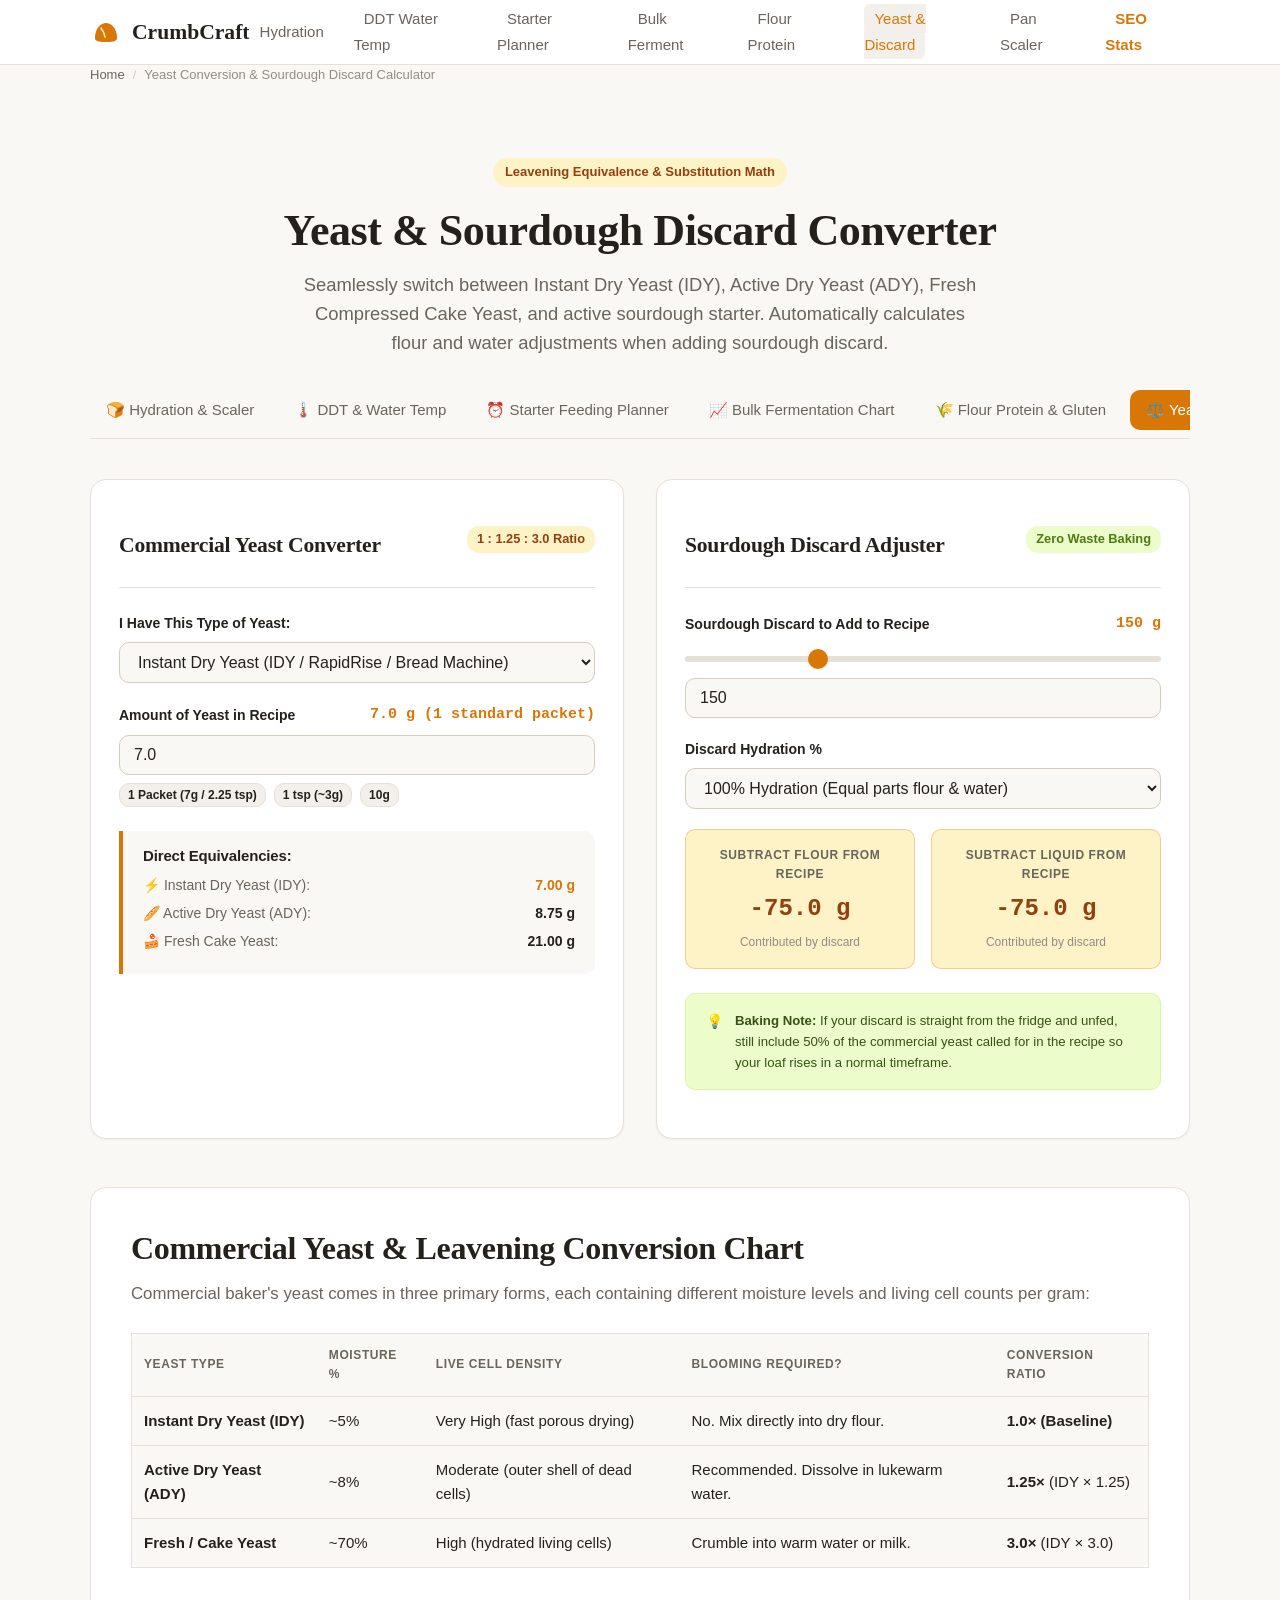
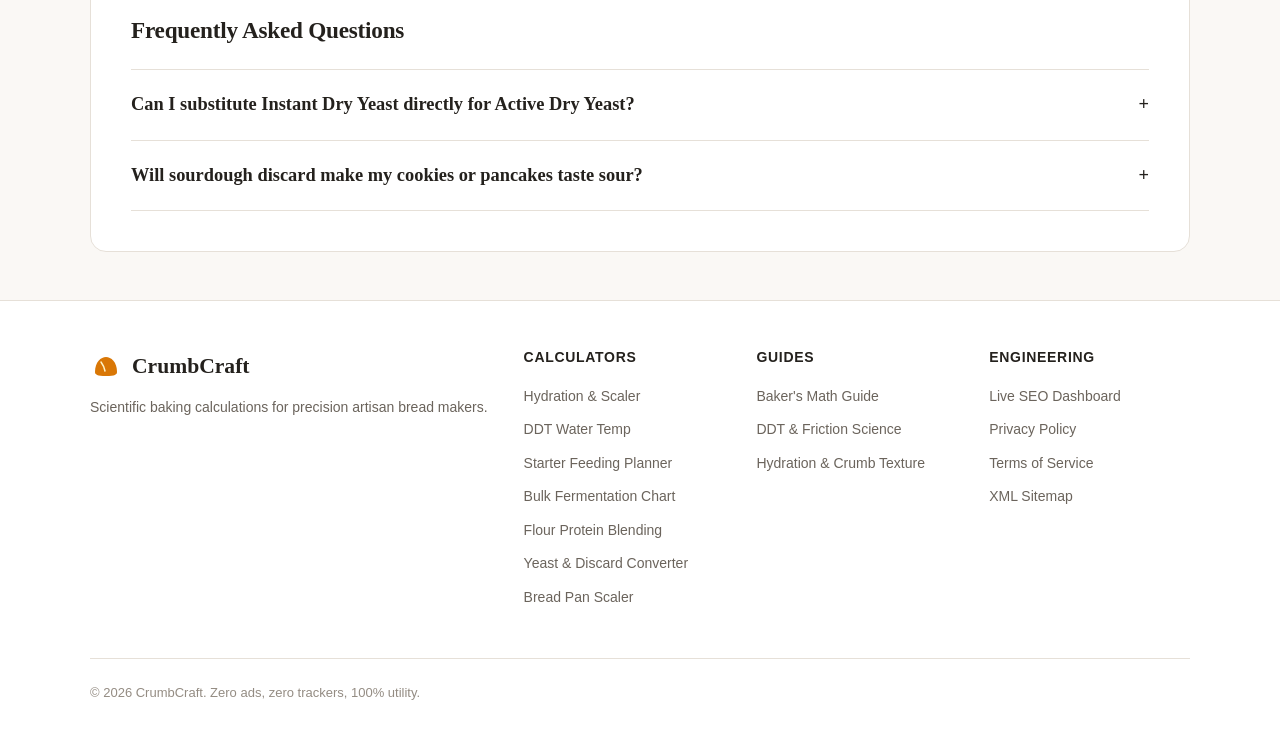
<file: yeast-converter.html>
<!DOCTYPE html>
<html lang="en">
<head>
  <meta charset="UTF-8">
  <meta name="viewport" content="width=device-width, initial-scale=1.0">
  <title>Yeast Conversion & Sourdough Discard Calculator | CrumbCraft</title>
  <meta name="description" content="Free yeast conversion calculator. Instantly convert between Instant Dry Yeast (IDY), Active Dry Yeast (ADY), Fresh Cake Yeast, and sourdough discard with flour/water subtraction math.">
  <link rel="canonical" href="https://mohd34.github.io/crumbcraft/yeast-converter.html">

  <meta property="og:type" content="website">
  <meta property="og:url" content="https://mohd34.github.io/crumbcraft/yeast-converter.html">
  <meta property="og:title" content="Yeast Conversion & Sourdough Discard Calculator | CrumbCraft">
  <meta property="og:description" content="Convert instant yeast, active dry yeast, fresh yeast, and sourdough discard in any baking recipe.">
  <meta property="og:image" content="https://mohd34.github.io/crumbcraft/assets/img/favicon.svg">

  <link rel="icon" type="image/svg+xml" href="assets/img/favicon.svg">
  <link rel="manifest" href="site.webmanifest">
  <meta name="theme-color" content="#D97706">
  <link rel="stylesheet" href="assets/css/style.css">

  <script type="application/ld+json">
  {
    "@context": "https://schema.org",
    "@graph": [
      {
        "@type": "WebApplication",
        "@id": "https://mohd34.github.io/crumbcraft/yeast-converter.html#webapp",
        "name": "CrumbCraft Yeast & Sourdough Discard Converter",
        "url": "https://mohd34.github.io/crumbcraft/yeast-converter.html",
        "applicationCategory": "UtilitiesApplication",
        "operatingSystem": "All",
        "offers": { "@type": "Offer", "price": "0", "priceCurrency": "USD" },
        "description": "Calculates conversions between commercial yeast varieties and computes flour and water subtractions when substituting sourdough discard into any baking recipe."
      },
      {
        "@type": "BreadcrumbList",
        "@id": "https://mohd34.github.io/crumbcraft/yeast-converter.html#breadcrumbs",
        "itemListElement": [
          { "@type": "ListItem", "position": 1, "name": "Home", "item": "https://mohd34.github.io/crumbcraft/" },
          { "@type": "ListItem", "position": 2, "name": "Yeast Converter", "item": "https://mohd34.github.io/crumbcraft/yeast-converter.html" }
        ]
      },
      {
        "@type": "FAQPage",
        "@id": "https://mohd34.github.io/crumbcraft/yeast-converter.html#faq",
        "mainEntity": [
          {
            "@type": "Question",
            "name": "What is the conversion ratio between Active Dry Yeast and Instant Yeast?",
            "acceptedAnswer": {
              "@type": "Answer",
              "text": "Active Dry Yeast contains roughly 25% dead yeast cells due to the high-heat drying process. Therefore, you need 25% more Active Dry Yeast than Instant Dry Yeast (multiply Instant Yeast by 1.25). Conversely, multiply Active Dry Yeast by 0.8 to find the equivalent amount of Instant Yeast."
            }
          },
          {
            "@type": "Question",
            "name": "How do you use sourdough discard in a normal baking recipe?",
            "acceptedAnswer": {
              "@type": "Answer",
              "text": "For 100% hydration sourdough discard, divide the total weight of discard by 2. Subtract that amount of flour and that amount of water from your existing recipe. For example, adding 100g of sourdough discard means subtracting 50g of flour and 50g of water from your recipe."
            }
          }
        ]
      }
    ]
  }
  </script>
</head>
<body>

  <!-- Header -->
  <header class="site-header">
    <div class="container header-inner">
      <a href="index.html" class="brand-logo" aria-label="CrumbCraft Home">
        <svg class="logo-icon" viewBox="0 0 64 64"><path d="M10,44 C10,24 22,14 32,14 C42,14 54,24 54,44 C54,49 50,52 32,52 C14,52 10,49 10,44 Z" fill="#D97706"/><path d="M22,24 Q28,32 30,42" fill="none" stroke="#FEF3C7" stroke-width="3" stroke-linecap="round"/></svg>
        <span>CrumbCraft</span>
      </a>

      <nav aria-label="Primary Navigation">
        <ul class="nav-links">
          <li><a href="index.html" class="nav-link">Hydration</a></li>
          <li><a href="ddt-calculator.html" class="nav-link">DDT Water Temp</a></li>
          <li><a href="starter-feeding-schedule.html" class="nav-link">Starter Planner</a></li>
          <li><a href="fermentation-calculator.html" class="nav-link">Bulk Ferment</a></li>
          <li><a href="flour-protein-calculator.html" class="nav-link">Flour Protein</a></li>
          <li><a href="yeast-converter.html" class="nav-link active">Yeast & Discard</a></li>
          <li><a href="loaf-pan-calculator.html" class="nav-link">Pan Scaler</a></li>
          <li><a href="seo-dashboard.html" class="nav-link" style="color:var(--brand-amber); font-weight:700;">SEO Stats</a></li>
        </ul>
      </nav>

      <button class="mobile-menu-btn" aria-label="Toggle menu" aria-expanded="false">
        <svg width="24" height="24" viewBox="0 0 24 24" fill="none" stroke="currentColor" stroke-width="2"><line x1="3" y1="12" x2="21" y2="12"></line><line x1="3" y1="6" x2="21" y2="6"></line><line x1="3" y1="18" x2="21" y2="18"></line></svg>
      </button>
    </div>
  </header>

  <main class="container">
    <ul class="breadcrumbs">
      <li><a href="index.html">Home</a></li>
      <li aria-current="page">Yeast Conversion & Sourdough Discard Calculator</li>
    </ul>

    <section class="hero">
      <span class="hero-badge">Leavening Equivalence & Substitution Math</span>
      <h1>Yeast & Sourdough Discard Converter</h1>
      <p class="lead">
        Seamlessly switch between Instant Dry Yeast (IDY), Active Dry Yeast (ADY), Fresh Compressed Cake Yeast, and active sourdough starter. Automatically calculates flour and water adjustments when adding sourdough discard.
      </p>
    </section>

    <div class="tool-nav-wrapper">
      <ul class="tool-tabs">
        <li class="tool-tab-item"><a href="index.html">🍞 Hydration & Scaler</a></li>
        <li class="tool-tab-item"><a href="ddt-calculator.html">🌡️ DDT & Water Temp</a></li>
        <li class="tool-tab-item"><a href="starter-feeding-schedule.html">⏰ Starter Feeding Planner</a></li>
        <li class="tool-tab-item"><a href="fermentation-calculator.html">📈 Bulk Fermentation Chart</a></li>
        <li class="tool-tab-item"><a href="flour-protein-calculator.html">🌾 Flour Protein & Gluten</a></li>
        <li class="tool-tab-item active"><a href="yeast-converter.html">⚖️ Yeast & Discard Converter</a></li>
        <li class="tool-tab-item"><a href="loaf-pan-calculator.html">📏 Loaf Pan Scaler</a></li>
      </ul>
    </div>

    <!-- Dual Tool Grid -->
    <div class="calc-grid">
      <!-- Tool 1: Commercial Yeast Converter -->
      <section class="calc-card" aria-labelledby="yeast-tool-heading">
        <div class="calc-card-header">
          <h2 id="yeast-tool-heading" class="calc-card-title">Commercial Yeast Converter</h2>
          <span class="badge" style="background:var(--brand-amber-light); color:var(--brand-warm); padding:3px 10px; border-radius:12px; font-size:0.8rem; font-weight:700;">1 : 1.25 : 3.0 Ratio</span>
        </div>

        <form id="commercial-yeast-form" onsubmit="return false;">
          <div class="form-group">
            <label class="form-label" for="yeast-source-type">I Have This Type of Yeast:</label>
            <select class="form-input" id="yeast-source-type">
              <option value="instant" selected>Instant Dry Yeast (IDY / RapidRise / Bread Machine)</option>
              <option value="active_dry">Active Dry Yeast (ADY)</option>
              <option value="fresh">Fresh Cake Yeast (Compressed)</option>
            </select>
          </div>

          <div class="form-group">
            <label class="form-label" for="yeast-amount">
              <span>Amount of Yeast in Recipe</span>
              <span class="form-label-val" id="val-yeast-amount">7.0 g (1 standard packet)</span>
            </label>
            <input type="number" class="form-input" id="yeast-amount" step="0.5" value="7.0" min="0.1" max="500">
            <div style="display:flex; gap:0.5rem; margin-top:0.5rem;">
              <button type="button" class="btn btn-secondary" style="padding:4px 8px; font-size:0.75rem;" onclick="setYeastPreset(7)">1 Packet (7g / 2.25 tsp)</button>
              <button type="button" class="btn btn-secondary" style="padding:4px 8px; font-size:0.75rem;" onclick="setYeastPreset(3)">1 tsp (~3g)</button>
              <button type="button" class="btn btn-secondary" style="padding:4px 8px; font-size:0.75rem;" onclick="setYeastPreset(10)">10g</button>
            </div>
          </div>

          <!-- Equivalence Output Box -->
          <div class="hydration-distinction" style="margin-top:1.5rem;">
            <h4>Direct Equivalencies:</h4>
            <ul>
              <li><span>⚡ Instant Dry Yeast (IDY):</span> <strong id="res-idy" style="color:var(--brand-amber);">7.0 g</strong></li>
              <li><span>🥖 Active Dry Yeast (ADY):</span> <strong id="res-ady">8.8 g</strong></li>
              <li><span>🍰 Fresh Cake Yeast:</span> <strong id="res-fresh">21.0 g</strong></li>
            </ul>
          </div>
        </form>
      </section>

      <!-- Tool 2: Sourdough Discard Recipe Integration -->
      <section class="results-card" aria-labelledby="discard-tool-heading">
        <div class="calc-card-header">
          <h2 id="discard-tool-heading" class="calc-card-title">Sourdough Discard Adjuster</h2>
          <span class="badge" style="background:var(--accent-olive-bg); color:var(--accent-olive); padding:3px 10px; border-radius:12px; font-size:0.8rem; font-weight:700;">Zero Waste Baking</span>
        </div>

        <form id="discard-form" onsubmit="return false;">
          <div class="form-group">
            <label class="form-label" for="discard-amount">
              <span>Sourdough Discard to Add to Recipe</span>
              <span class="form-label-val" id="val-discard-amount">150 g</span>
            </label>
            <input type="range" class="form-range" id="range-discard-amount" min="20" max="500" step="10" value="150">
            <input type="number" class="form-input" id="num-discard-amount" min="10" max="2000" value="150" style="margin-top:0.5rem;">
          </div>

          <div class="form-group">
            <label class="form-label" for="discard-hydration">Discard Hydration %</label>
            <select class="form-input" id="discard-hydration">
              <option value="100" selected>100% Hydration (Equal parts flour & water)</option>
              <option value="80">80% Hydration</option>
              <option value="50">50% Hydration (Stiff Starter)</option>
            </select>
          </div>

          <!-- Subtraction Breakdown Card -->
          <div class="stat-grid" style="margin-top:1.25rem;">
            <div class="stat-box highlight">
              <div class="stat-label">Subtract Flour From Recipe</div>
              <div class="stat-value" id="res-sub-flour">-75.0 g</div>
              <div class="stat-sub">Contributed by discard</div>
            </div>
            <div class="stat-box highlight">
              <div class="stat-label">Subtract Liquid From Recipe</div>
              <div class="stat-value" id="res-sub-water">-75.0 g</div>
              <div class="stat-sub">Contributed by discard</div>
            </div>
          </div>

          <div class="alert alert-tip" style="margin-top:1rem;">
            <div>💡</div>
            <div style="font-size:0.825rem;">
              <strong>Baking Note:</strong> If your discard is straight from the fridge and unfed, still include 50% of the commercial yeast called for in the recipe so your loaf rises in a normal timeframe.
            </div>
          </div>
        </form>
      </section>
    </div>

    <!-- Educational Reference Table -->
    <article class="guide-section">
      <h2>Commercial Yeast & Leavening Conversion Chart</h2>
      <p>
        Commercial baker's yeast comes in three primary forms, each containing different moisture levels and living cell counts per gram:
      </p>

      <div style="overflow-x:auto; margin:1.5rem 0;">
        <table class="formula-table" style="background:var(--bg-primary); border:1px solid var(--border-subtle); border-radius:var(--radius-md);">
          <thead>
            <tr>
              <th>Yeast Type</th>
              <th>Moisture %</th>
              <th>Live Cell Density</th>
              <th>Blooming Required?</th>
              <th>Conversion Ratio</th>
            </tr>
          </thead>
          <tbody>
            <tr>
              <td><strong>Instant Dry Yeast (IDY)</strong></td>
              <td>~5%</td>
              <td>Very High (fast porous drying)</td>
              <td>No. Mix directly into dry flour.</td>
              <td><strong>1.0× (Baseline)</strong></td>
            </tr>
            <tr>
              <td><strong>Active Dry Yeast (ADY)</strong></td>
              <td>~8%</td>
              <td>Moderate (outer shell of dead cells)</td>
              <td>Recommended. Dissolve in lukewarm water.</td>
              <td><strong>1.25×</strong> (IDY × 1.25)</td>
            </tr>
            <tr>
              <td><strong>Fresh / Cake Yeast</strong></td>
              <td>~70%</td>
              <td>High (hydrated living cells)</td>
              <td>Crumble into warm water or milk.</td>
              <td><strong>3.0×</strong> (IDY × 3.0)</td>
            </tr>
          </tbody>
        </table>
      </div>

      <!-- FAQs -->
      <h3>Frequently Asked Questions</h3>
      <div class="faq-list">
        <div class="faq-item">
          <div class="faq-question">
            <span>Can I substitute Instant Dry Yeast directly for Active Dry Yeast?</span>
            <span>+</span>
          </div>
          <div class="faq-answer" style="display:none;">
            Yes! If a recipe calls for 10 grams of Active Dry Yeast, use 8 grams of Instant Dry Yeast (10g × 0.8 = 8g). You do not need to proof or bloom Instant Dry Yeast in water with sugar beforehand; you can whisk it directly into your dry flour.
          </div>
        </div>

        <div class="faq-item">
          <div class="faq-question">
            <span>Will sourdough discard make my cookies or pancakes taste sour?</span>
            <span>+</span>
          </div>
          <div class="faq-answer" style="display:none;">
            Discard that has sat in the refrigerator for only 1 to 4 days has very mild, buttery lactic acidity that enhances grain flavor without being sharply sour. If your discard has sat for weeks and has a gray layer of hooch (alcohol) on top, it will have a very sharp acetic punch.
          </div>
        </div>
      </div>
    </article>
  </main>

  <footer class="site-footer">
    <div class="container">
      <div class="footer-grid">
        <div class="footer-col">
          <div class="brand-logo" style="margin-bottom:0.75rem;">
            <svg class="logo-icon" viewBox="0 0 64 64"><path d="M10,44 C10,24 22,14 32,14 C42,14 54,24 54,44 C54,49 50,52 32,52 C14,52 10,49 10,44 Z" fill="#D97706"/><path d="M22,24 Q28,32 30,42" fill="none" stroke="#FEF3C7" stroke-width="3" stroke-linecap="round"/></svg>
            <span>CrumbCraft</span>
          </div>
          <p style="font-size:0.875rem;">Scientific baking calculations for precision artisan bread makers.</p>
        </div>
        <div class="footer-col">
          <h4>Calculators</h4>
          <ul class="footer-links">
            <li><a href="index.html">Hydration & Scaler</a></li>
            <li><a href="ddt-calculator.html">DDT Water Temp</a></li>
            <li><a href="starter-feeding-schedule.html">Starter Feeding Planner</a></li>
            <li><a href="fermentation-calculator.html">Bulk Fermentation Chart</a></li>
            <li><a href="flour-protein-calculator.html">Flour Protein Blending</a></li>
            <li><a href="yeast-converter.html">Yeast & Discard Converter</a></li>
            <li><a href="loaf-pan-calculator.html">Bread Pan Scaler</a></li>
          </ul>
        </div>
        <div class="footer-col">
          <h4>Guides</h4>
          <ul class="footer-links">
            <li><a href="guides/bakers-percentages-explained.html">Baker's Math Guide</a></li>
            <li><a href="guides/desired-dough-temperature-guide.html">DDT & Friction Science</a></li>
            <li><a href="guides/sourdough-hydration-crumb-guide.html">Hydration & Crumb Texture</a></li>
          </ul>
        </div>
        <div class="footer-col">
          <h4>Engineering</h4>
          <ul class="footer-links">
            <li><a href="seo-dashboard.html">Live SEO Dashboard</a></li>
            <li><a href="legal/privacy.html">Privacy Policy</a></li>
            <li><a href="legal/terms.html">Terms of Service</a></li>
            <li><a href="sitemap.xml">XML Sitemap</a></li>
          </ul>
        </div>
      </div>
      <div class="footer-bottom">
        <span>© 2026 CrumbCraft. Zero ads, zero trackers, 100% utility.</span>
      </div>
    </div>
  </footer>

  <script src="assets/js/calculators.js"></script>
  <script src="assets/js/app.js"></script>
  <script>
    const yeastSourceType = document.getElementById('yeast-source-type');
    const yeastAmount = document.getElementById('yeast-amount');
    const valYeastAmount = document.getElementById('val-yeast-amount');

    const resIDY = document.getElementById('res-idy');
    const resADY = document.getElementById('res-ady');
    const resFresh = document.getElementById('res-fresh');

    function updateYeastCalc() {
      const amt = Number(yeastAmount.value) || 0;
      valYeastAmount.textContent = amt.toFixed(1) + ' g' + (amt === 7 ? ' (1 standard packet)' : '');

      const res = BreadEngine.convertYeast({
        amount: amt,
        fromType: yeastSourceType.value
      });

      resIDY.textContent = res.instant.toFixed(2) + ' g';
      resADY.textContent = res.active_dry.toFixed(2) + ' g';
      resFresh.textContent = res.fresh.toFixed(2) + ' g';
    }

    window.setYeastPreset = function(val) {
      yeastAmount.value = val;
      updateYeastCalc();
    };

    yeastSourceType.addEventListener('change', updateYeastCalc);
    yeastAmount.addEventListener('input', updateYeastCalc);

    // Discard Adjuster
    const rangeDiscard = document.getElementById('range-discard-amount');
    const numDiscard = document.getElementById('num-discard-amount');
    const valDiscard = document.getElementById('val-discard-amount');
    const discardHydration = document.getElementById('discard-hydration');

    const resSubFlour = document.getElementById('res-sub-flour');
    const resSubWater = document.getElementById('res-sub-water');

    function updateDiscardCalc() {
      const amt = Number(numDiscard.value) || 150;
      valDiscard.textContent = amt + ' g';
      const h = Number(discardHydration.value) / 100;

      const flourInDiscard = amt / (1 + h);
      const waterInDiscard = amt - flourInDiscard;

      resSubFlour.textContent = '-' + flourInDiscard.toFixed(1) + ' g';
      resSubWater.textContent = '-' + waterInDiscard.toFixed(1) + ' g';
    }

    rangeDiscard.addEventListener('input', e => { numDiscard.value = e.target.value; updateDiscardCalc(); });
    numDiscard.addEventListener('input', e => { rangeDiscard.value = e.target.value; updateDiscardCalc(); });
    discardHydration.addEventListener('change', updateDiscardCalc);

    updateYeastCalc();
    updateDiscardCalc();
  </script>
</body>
</html>
</file>
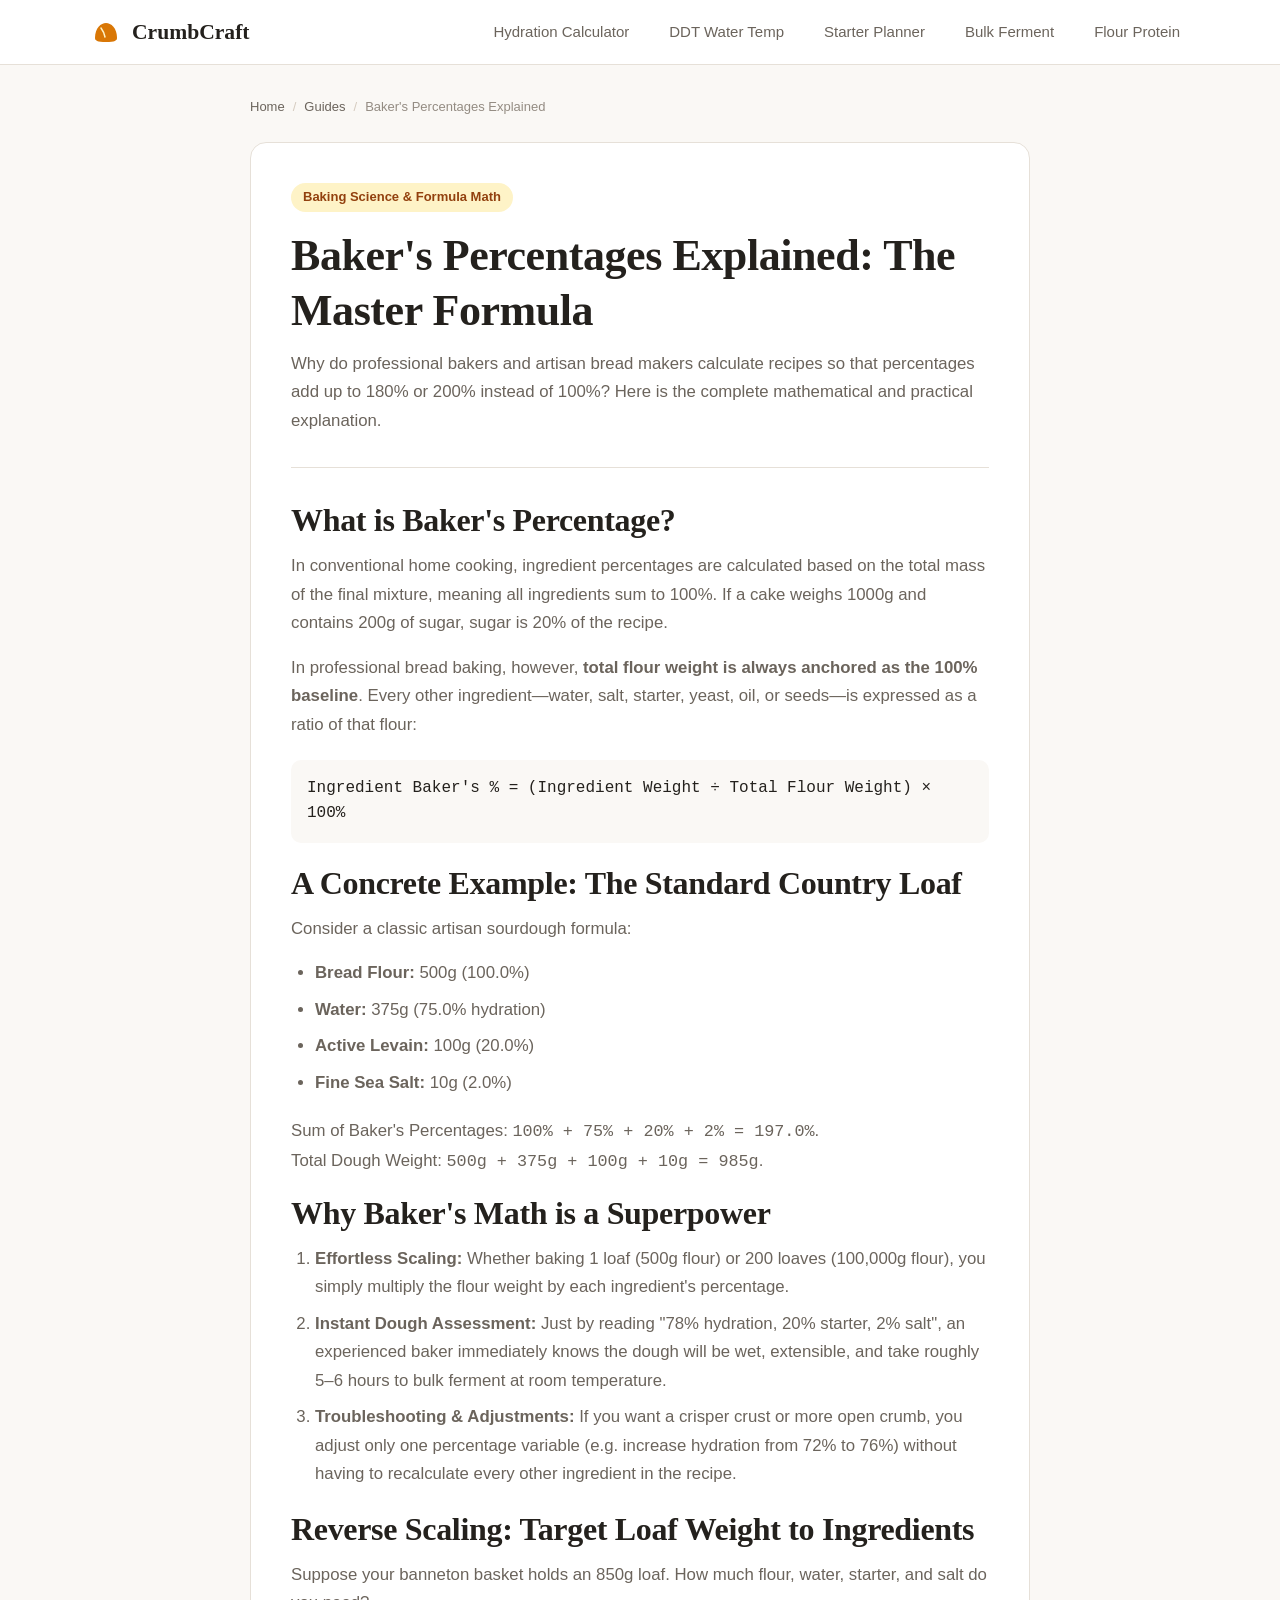
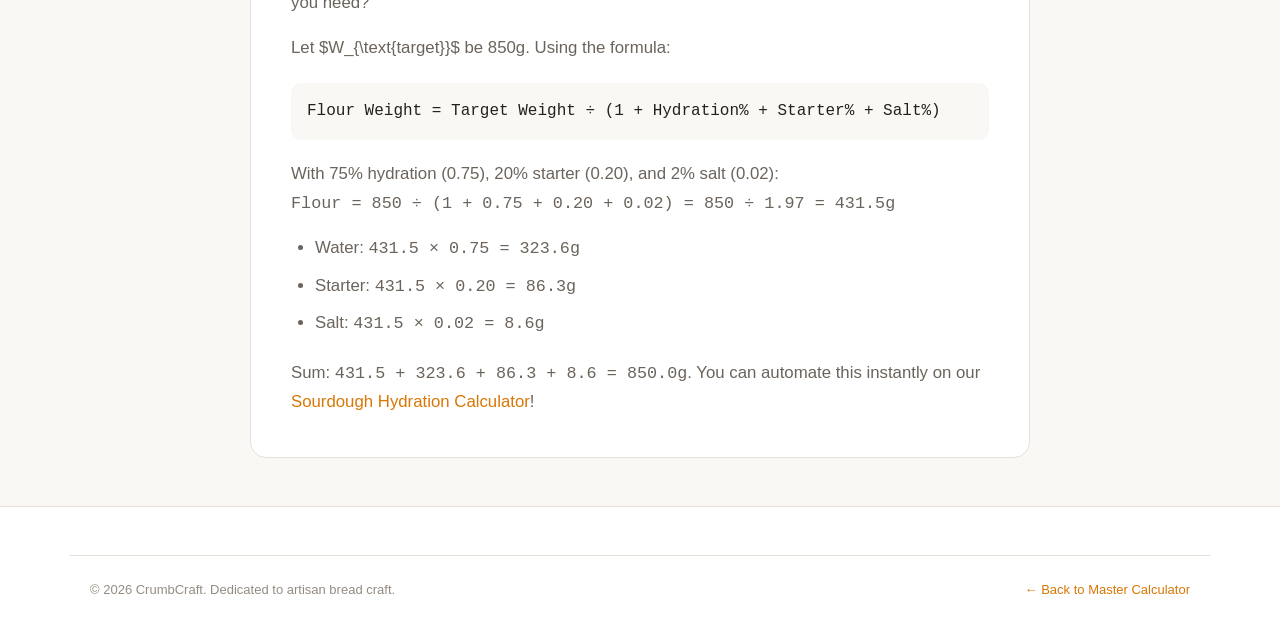
<file: guides/bakers-percentages-explained.html>
<!DOCTYPE html>
<html lang="en">
<head>
  <meta charset="UTF-8">
  <meta name="viewport" content="width=device-width, initial-scale=1.0">
  <title>Baker's Percentages Explained: The Complete Guide & Formula | CrumbCraft</title>
  <meta name="description" content="Learn how baker's percentages work with clear mathematical examples, formula conversions, and batch scaling rules for artisan bread and sourdough.">
  <link rel="canonical" href="https://mohd34.github.io/crumbcraft/guides/bakers-percentages-explained.html">
  <meta property="og:type" content="article">
  <meta property="og:title" content="Baker's Percentages Explained: The Complete Guide & Formula | CrumbCraft">
  <meta property="og:description" content="Learn how professional baker's percentages work and how to easily scale any bread formula.">
  <link rel="icon" type="image/svg+xml" href="../assets/img/favicon.svg">
  <link rel="stylesheet" href="../assets/css/style.css">
  <script type="application/ld+json">
  {
    "@context": "https://schema.org",
    "@type": "Article",
    "headline": "Baker's Percentages Explained for Artisan Bakers",
    "author": { "@type": "Organization", "name": "CrumbCraft" },
    "publisher": { "@type": "Organization", "name": "CrumbCraft" },
    "description": "A comprehensive guide explaining baker's percentage math, reverse scaling formulas, and levain accounting."
  }
  </script>
</head>
<body>
  <header class="site-header">
    <div class="container header-inner">
      <a href="../index.html" class="brand-logo">
        <svg class="logo-icon" viewBox="0 0 64 64"><path d="M10,44 C10,24 22,14 32,14 C42,14 54,24 54,44 C54,49 50,52 32,52 C14,52 10,49 10,44 Z" fill="#D97706"/><path d="M22,24 Q28,32 30,42" fill="none" stroke="#FEF3C7" stroke-width="3" stroke-linecap="round"/></svg>
        <span>CrumbCraft</span>
      </a>
      <nav>
        <ul class="nav-links">
          <li><a href="../index.html" class="nav-link">Hydration Calculator</a></li>
          <li><a href="../ddt-calculator.html" class="nav-link">DDT Water Temp</a></li>
          <li><a href="../starter-feeding-schedule.html" class="nav-link">Starter Planner</a></li>
          <li><a href="../fermentation-calculator.html" class="nav-link">Bulk Ferment</a></li>
          <li><a href="../flour-protein-calculator.html" class="nav-link">Flour Protein</a></li>
        </ul>
      </nav>
    </div>
  </header>

  <main class="container" style="padding-top:2rem; max-width:820px;">
    <ul class="breadcrumbs">
      <li><a href="../index.html">Home</a></li>
      <li><a href="../index.html">Guides</a></li>
      <li aria-current="page">Baker's Percentages Explained</li>
    </ul>

    <article class="guide-section">
      <span class="hero-badge">Baking Science & Formula Math</span>
      <h1>Baker's Percentages Explained: The Master Formula</h1>
      <p class="lead">
        Why do professional bakers and artisan bread makers calculate recipes so that percentages add up to 180% or 200% instead of 100%? Here is the complete mathematical and practical explanation.
      </p>

      <hr style="border:none; border-top:1px solid var(--border-subtle); margin:2rem 0;">

      <h2>What is Baker's Percentage?</h2>
      <p>
        In conventional home cooking, ingredient percentages are calculated based on the total mass of the final mixture, meaning all ingredients sum to 100%. If a cake weighs 1000g and contains 200g of sugar, sugar is 20% of the recipe.
      </p>
      <p>
        In professional bread baking, however, <strong>total flour weight is always anchored as the 100% baseline</strong>. Every other ingredient—water, salt, starter, yeast, oil, or seeds—is expressed as a ratio of that flour:
      </p>
      <div style="background:var(--bg-primary); padding:1rem; border-radius:var(--radius-md); font-family:var(--font-mono); margin:1.25rem 0;">
        Ingredient Baker's % = (Ingredient Weight ÷ Total Flour Weight) × 100%
      </div>

      <h2>A Concrete Example: The Standard Country Loaf</h2>
      <p>Consider a classic artisan sourdough formula:</p>
      <ul>
        <li><strong>Bread Flour:</strong> 500g (100.0%)</li>
        <li><strong>Water:</strong> 375g (75.0% hydration)</li>
        <li><strong>Active Levain:</strong> 100g (20.0%)</li>
        <li><strong>Fine Sea Salt:</strong> 10g (2.0%)</li>
      </ul>
      <p>
        Sum of Baker's Percentages: <code>100% + 75% + 20% + 2% = 197.0%</code>.
        <br>Total Dough Weight: <code>500g + 375g + 100g + 10g = 985g</code>.
      </p>

      <h2>Why Baker's Math is a Superpower</h2>
      <ol>
        <li>
          <strong>Effortless Scaling:</strong> Whether baking 1 loaf (500g flour) or 200 loaves (100,000g flour), you simply multiply the flour weight by each ingredient's percentage.
        </li>
        <li>
          <strong>Instant Dough Assessment:</strong> Just by reading "78% hydration, 20% starter, 2% salt", an experienced baker immediately knows the dough will be wet, extensible, and take roughly 5–6 hours to bulk ferment at room temperature.
        </li>
        <li>
          <strong>Troubleshooting & Adjustments:</strong> If you want a crisper crust or more open crumb, you adjust only one percentage variable (e.g. increase hydration from 72% to 76%) without having to recalculate every other ingredient in the recipe.
        </li>
      </ol>

      <h2>Reverse Scaling: Target Loaf Weight to Ingredients</h2>
      <p>
        Suppose your banneton basket holds an 850g loaf. How much flour, water, starter, and salt do you need?
      </p>
      <p>
        Let $W_{\text{target}}$ be 850g. Using the formula:
      </p>
      <div style="background:var(--bg-primary); padding:1rem; border-radius:var(--radius-md); font-family:var(--font-mono); margin:1.25rem 0;">
        Flour Weight = Target Weight ÷ (1 + Hydration% + Starter% + Salt%)
      </div>
      <p>
        With 75% hydration (0.75), 20% starter (0.20), and 2% salt (0.02):
        <br><code>Flour = 850 ÷ (1 + 0.75 + 0.20 + 0.02) = 850 ÷ 1.97 = 431.5g</code>
      </p>
      <ul>
        <li>Water: <code>431.5 × 0.75 = 323.6g</code></li>
        <li>Starter: <code>431.5 × 0.20 = 86.3g</code></li>
        <li>Salt: <code>431.5 × 0.02 = 8.6g</code></li>
      </ul>
      <p>
        Sum: <code>431.5 + 323.6 + 86.3 + 8.6 = 850.0g</code>. You can automate this instantly on our <a href="../index.html">Sourdough Hydration Calculator</a>!
      </p>
    </article>
  </main>

  <footer class="site-footer">
    <div class="container footer-bottom">
      <span>© 2026 CrumbCraft. Dedicated to artisan bread craft.</span>
      <a href="../index.html">← Back to Master Calculator</a>
    </div>
  </footer>
</body>
</html>
</file>
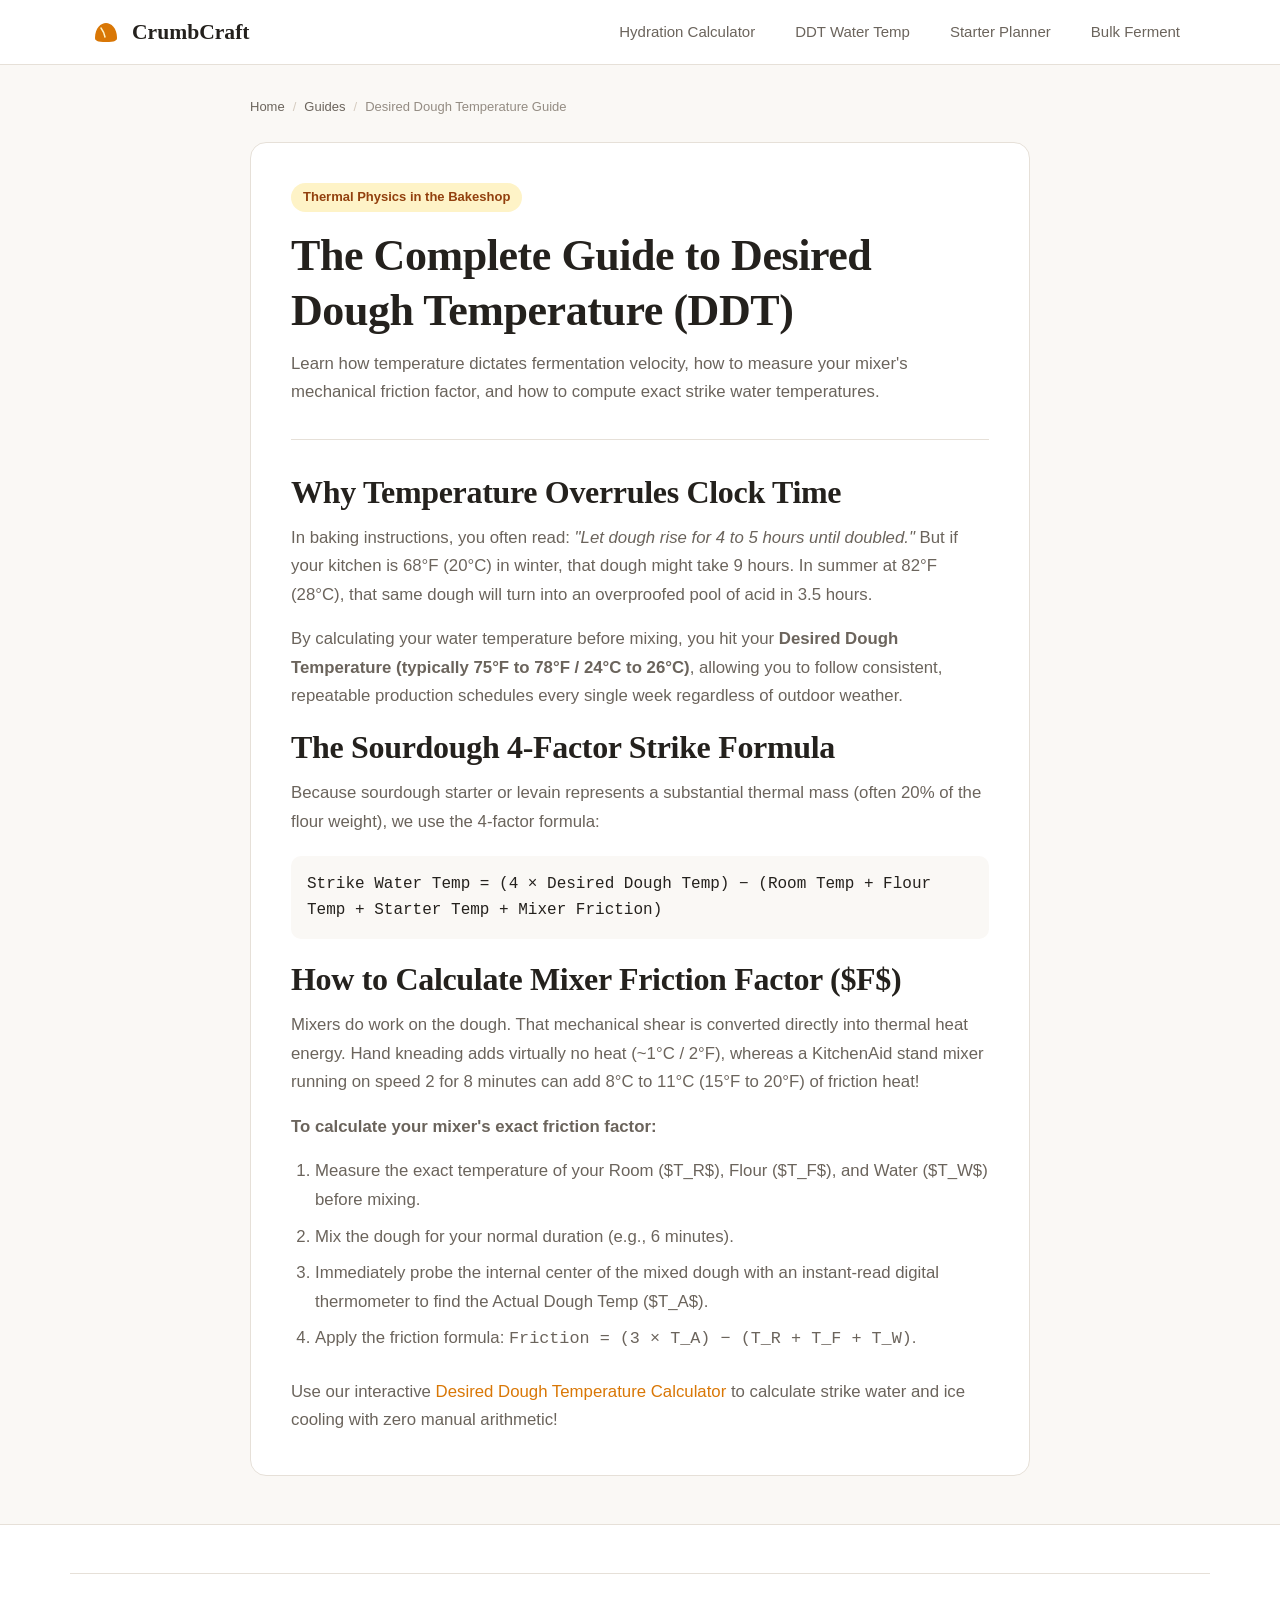
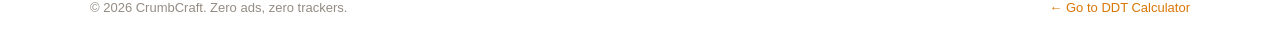
<file: guides/desired-dough-temperature-guide.html>
<!DOCTYPE html>
<html lang="en">
<head>
  <meta charset="UTF-8">
  <meta name="viewport" content="width=device-width, initial-scale=1.0">
  <title>Desired Dough Temperature (DDT) Guide & Friction Math | CrumbCraft</title>
  <meta name="description" content="In-depth guide to Desired Dough Temperature (DDT). Learn the 3-factor and 4-factor formulas, how to calculate mixer friction factor, and thermodynamics of ice water.">
  <link rel="canonical" href="https://mohd34.github.io/crumbcraft/guides/desired-dough-temperature-guide.html">
  <meta property="og:type" content="article">
  <meta property="og:title" content="Desired Dough Temperature (DDT) Guide & Friction Math | CrumbCraft">
  <link rel="icon" type="image/svg+xml" href="../assets/img/favicon.svg">
  <link rel="stylesheet" href="../assets/css/style.css">
  <script type="application/ld+json">
  {
    "@context": "https://schema.org",
    "@type": "Article",
    "headline": "Desired Dough Temperature (DDT) Guide for Artisan Bakers",
    "author": { "@type": "Organization", "name": "CrumbCraft" },
    "publisher": { "@type": "Organization", "name": "CrumbCraft" }
  }
  </script>
</head>
<body>
  <header class="site-header">
    <div class="container header-inner">
      <a href="../index.html" class="brand-logo">
        <svg class="logo-icon" viewBox="0 0 64 64"><path d="M10,44 C10,24 22,14 32,14 C42,14 54,24 54,44 C54,49 50,52 32,52 C14,52 10,49 10,44 Z" fill="#D97706"/><path d="M22,24 Q28,32 30,42" fill="none" stroke="#FEF3C7" stroke-width="3" stroke-linecap="round"/></svg>
        <span>CrumbCraft</span>
      </a>
      <nav>
        <ul class="nav-links">
          <li><a href="../index.html" class="nav-link">Hydration Calculator</a></li>
          <li><a href="../ddt-calculator.html" class="nav-link">DDT Water Temp</a></li>
          <li><a href="../starter-feeding-schedule.html" class="nav-link">Starter Planner</a></li>
          <li><a href="../fermentation-calculator.html" class="nav-link">Bulk Ferment</a></li>
        </ul>
      </nav>
    </div>
  </header>

  <main class="container" style="padding-top:2rem; max-width:820px;">
    <ul class="breadcrumbs">
      <li><a href="../index.html">Home</a></li>
      <li><a href="../index.html">Guides</a></li>
      <li aria-current="page">Desired Dough Temperature Guide</li>
    </ul>

    <article class="guide-section">
      <span class="hero-badge">Thermal Physics in the Bakeshop</span>
      <h1>The Complete Guide to Desired Dough Temperature (DDT)</h1>
      <p class="lead">
        Learn how temperature dictates fermentation velocity, how to measure your mixer's mechanical friction factor, and how to compute exact strike water temperatures.
      </p>

      <hr style="border:none; border-top:1px solid var(--border-subtle); margin:2rem 0;">

      <h2>Why Temperature Overrules Clock Time</h2>
      <p>
        In baking instructions, you often read: <em>"Let dough rise for 4 to 5 hours until doubled."</em> But if your kitchen is 68°F (20°C) in winter, that dough might take 9 hours. In summer at 82°F (28°C), that same dough will turn into an overproofed pool of acid in 3.5 hours.
      </p>
      <p>
        By calculating your water temperature before mixing, you hit your <strong>Desired Dough Temperature (typically 75°F to 78°F / 24°C to 26°C)</strong>, allowing you to follow consistent, repeatable production schedules every single week regardless of outdoor weather.
      </p>

      <h2>The Sourdough 4-Factor Strike Formula</h2>
      <p>
        Because sourdough starter or levain represents a substantial thermal mass (often 20% of the flour weight), we use the 4-factor formula:
      </p>
      <div style="background:var(--bg-primary); padding:1rem; border-radius:var(--radius-md); font-family:var(--font-mono); margin:1.25rem 0;">
        Strike Water Temp = (4 × Desired Dough Temp) − (Room Temp + Flour Temp + Starter Temp + Mixer Friction)
      </div>

      <h2>How to Calculate Mixer Friction Factor ($F$)</h2>
      <p>
        Mixers do work on the dough. That mechanical shear is converted directly into thermal heat energy. Hand kneading adds virtually no heat (~1°C / 2°F), whereas a KitchenAid stand mixer running on speed 2 for 8 minutes can add 8°C to 11°C (15°F to 20°F) of friction heat!
      </p>
      <p><strong>To calculate your mixer's exact friction factor:</strong></p>
      <ol>
        <li>Measure the exact temperature of your Room ($T_R$), Flour ($T_F$), and Water ($T_W$) before mixing.</li>
        <li>Mix the dough for your normal duration (e.g., 6 minutes).</li>
        <li>Immediately probe the internal center of the mixed dough with an instant-read digital thermometer to find the Actual Dough Temp ($T_A$).</li>
        <li>Apply the friction formula: <code>Friction = (3 × T_A) − (T_R + T_F + T_W)</code>.</li>
      </ol>

      <p style="margin-top:1.5rem;">
        Use our interactive <a href="../ddt-calculator.html">Desired Dough Temperature Calculator</a> to calculate strike water and ice cooling with zero manual arithmetic!
      </p>
    </article>
  </main>

  <footer class="site-footer">
    <div class="container footer-bottom">
      <span>© 2026 CrumbCraft. Zero ads, zero trackers.</span>
      <a href="../ddt-calculator.html">← Go to DDT Calculator</a>
    </div>
  </footer>
</body>
</html>
</file>
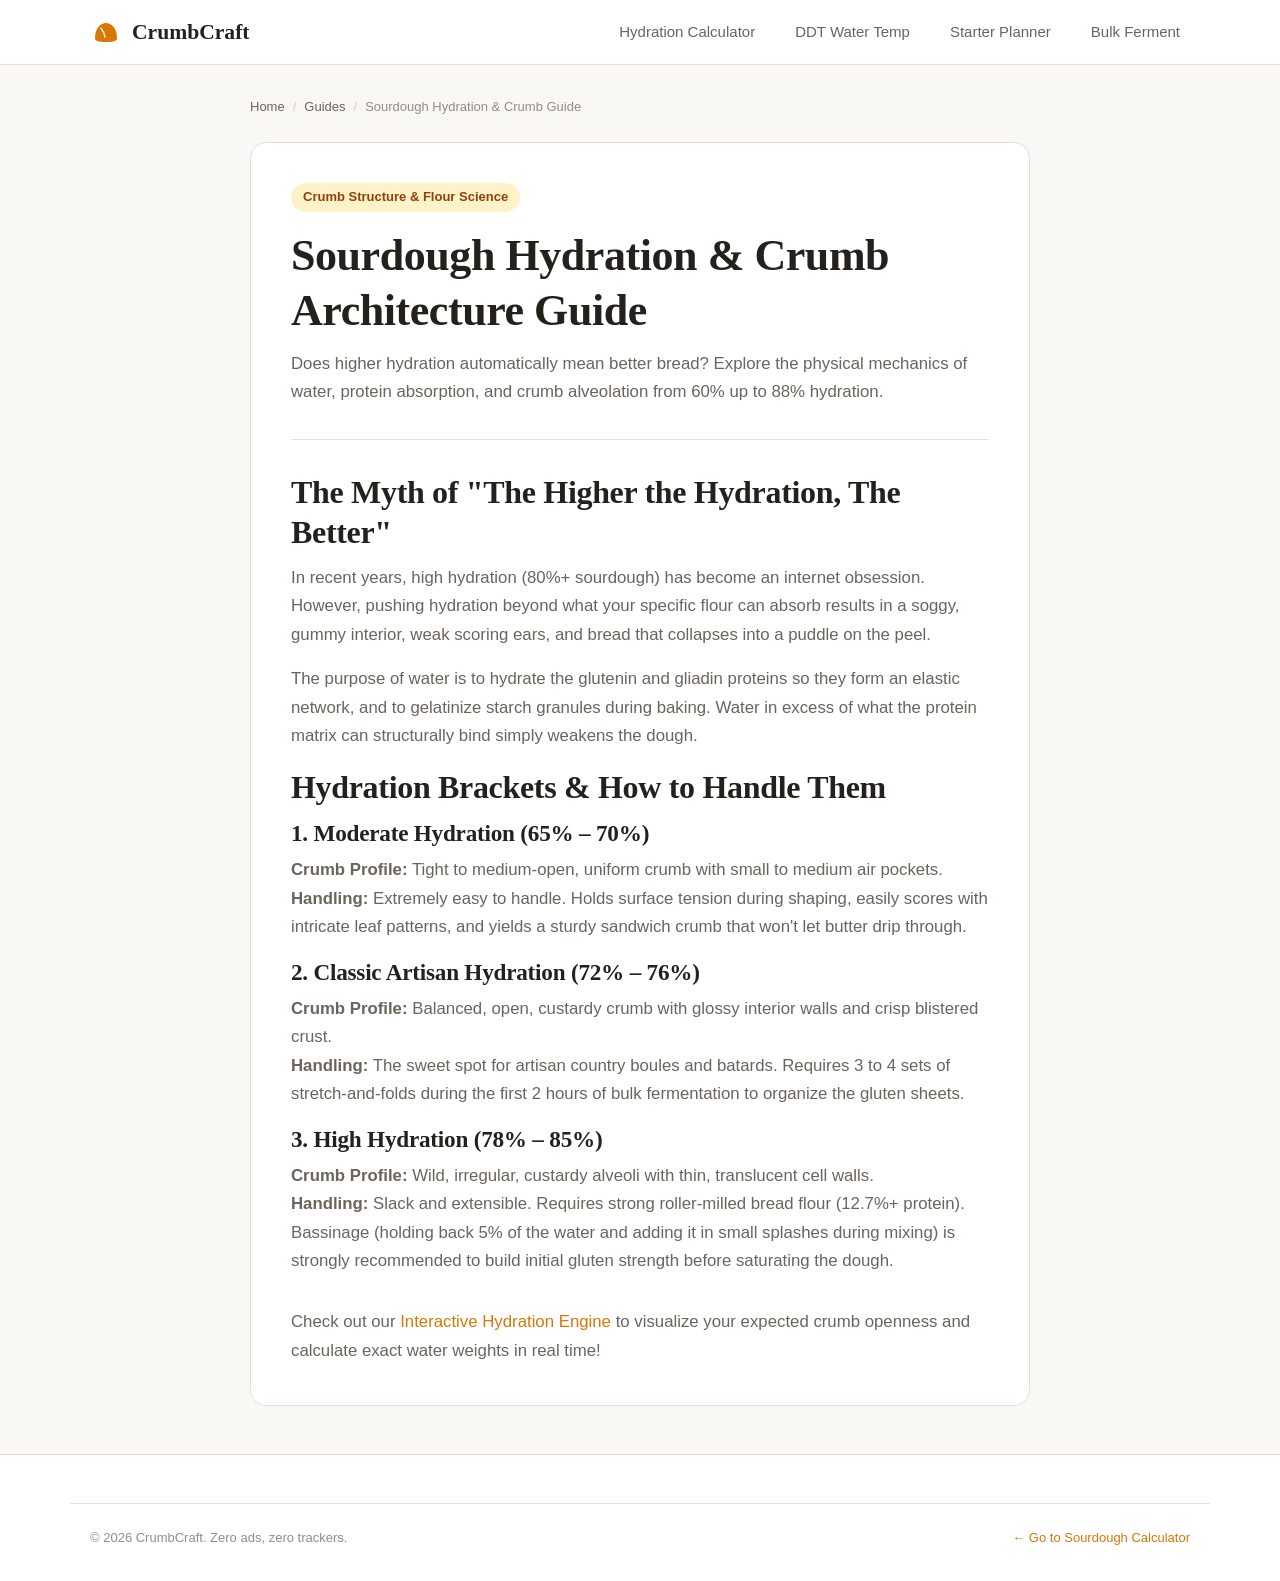
<file: guides/sourdough-hydration-crumb-guide.html>
<!DOCTYPE html>
<html lang="en">
<head>
  <meta charset="UTF-8">
  <meta name="viewport" content="width=device-width, initial-scale=1.0">
  <title>Sourdough Hydration & Crumb Structure Guide: 65% to 85% | CrumbCraft</title>
  <meta name="description" content="Visual guide to sourdough hydration levels. Understand flour absorption limits, gluten strength requirements, and how to achieve an open custardy crumb.">
  <link rel="canonical" href="https://mohd34.github.io/crumbcraft/guides/sourdough-hydration-crumb-guide.html">
  <meta property="og:type" content="article">
  <meta property="og:title" content="Sourdough Hydration & Crumb Structure Guide: 65% to 85% | CrumbCraft">
  <link rel="icon" type="image/svg+xml" href="../assets/img/favicon.svg">
  <link rel="stylesheet" href="../assets/css/style.css">

  <script type="application/ld+json">
  {
    "@context": "https://schema.org",
    "@type": "Article",
    "headline": "Sourdough Hydration & Crumb Structure Guide: 65% to 85%",
    "author": { "@type": "Organization", "name": "CrumbCraft" },
    "publisher": { "@type": "Organization", "name": "CrumbCraft" },
    "description": "Visual guide to sourdough hydration brackets, flour absorption limits, and crumb alveolation."
  }
  </script>
</head>
<body>
  <header class="site-header">
    <div class="container header-inner">
      <a href="../index.html" class="brand-logo">
        <svg class="logo-icon" viewBox="0 0 64 64"><path d="M10,44 C10,24 22,14 32,14 C42,14 54,24 54,44 C54,49 50,52 32,52 C14,52 10,49 10,44 Z" fill="#D97706"/><path d="M22,24 Q28,32 30,42" fill="none" stroke="#FEF3C7" stroke-width="3" stroke-linecap="round"/></svg>
        <span>CrumbCraft</span>
      </a>
      <nav>
        <ul class="nav-links">
          <li><a href="../index.html" class="nav-link">Hydration Calculator</a></li>
          <li><a href="../ddt-calculator.html" class="nav-link">DDT Water Temp</a></li>
          <li><a href="../starter-feeding-schedule.html" class="nav-link">Starter Planner</a></li>
          <li><a href="../fermentation-calculator.html" class="nav-link">Bulk Ferment</a></li>
        </ul>
      </nav>
    </div>
  </header>

  <main class="container" style="padding-top:2rem; max-width:820px;">
    <ul class="breadcrumbs">
      <li><a href="../index.html">Home</a></li>
      <li><a href="../index.html">Guides</a></li>
      <li aria-current="page">Sourdough Hydration & Crumb Guide</li>
    </ul>

    <article class="guide-section">
      <span class="hero-badge">Crumb Structure & Flour Science</span>
      <h1>Sourdough Hydration & Crumb Architecture Guide</h1>
      <p class="lead">
        Does higher hydration automatically mean better bread? Explore the physical mechanics of water, protein absorption, and crumb alveolation from 60% up to 88% hydration.
      </p>

      <hr style="border:none; border-top:1px solid var(--border-subtle); margin:2rem 0;">

      <h2>The Myth of "The Higher the Hydration, The Better"</h2>
      <p>
        In recent years, high hydration (80%+ sourdough) has become an internet obsession. However, pushing hydration beyond what your specific flour can absorb results in a soggy, gummy interior, weak scoring ears, and bread that collapses into a puddle on the peel.
      </p>
      <p>
        The purpose of water is to hydrate the glutenin and gliadin proteins so they form an elastic network, and to gelatinize starch granules during baking. Water in excess of what the protein matrix can structurally bind simply weakens the dough.
      </p>

      <h2>Hydration Brackets & How to Handle Them</h2>

      <h3>1. Moderate Hydration (65% – 70%)</h3>
      <p>
        <strong>Crumb Profile:</strong> Tight to medium-open, uniform crumb with small to medium air pockets.
        <br><strong>Handling:</strong> Extremely easy to handle. Holds surface tension during shaping, easily scores with intricate leaf patterns, and yields a sturdy sandwich crumb that won't let butter drip through.
      </p>

      <h3>2. Classic Artisan Hydration (72% – 76%)</h3>
      <p>
        <strong>Crumb Profile:</strong> Balanced, open, custardy crumb with glossy interior walls and crisp blistered crust.
        <br><strong>Handling:</strong> The sweet spot for artisan country boules and batards. Requires 3 to 4 sets of stretch-and-folds during the first 2 hours of bulk fermentation to organize the gluten sheets.
      </p>

      <h3>3. High Hydration (78% – 85%)</h3>
      <p>
        <strong>Crumb Profile:</strong> Wild, irregular, custardy alveoli with thin, translucent cell walls.
        <br><strong>Handling:</strong> Slack and extensible. Requires strong roller-milled bread flour (12.7%+ protein). Bassinage (holding back 5% of the water and adding it in small splashes during mixing) is strongly recommended to build initial gluten strength before saturating the dough.
      </p>

      <p style="margin-top:2rem;">
        Check out our <a href="../index.html">Interactive Hydration Engine</a> to visualize your expected crumb openness and calculate exact water weights in real time!
      </p>
    </article>
  </main>

  <footer class="site-footer">
    <div class="container footer-bottom">
      <span>© 2026 CrumbCraft. Zero ads, zero trackers.</span>
      <a href="../index.html">← Go to Sourdough Calculator</a>
    </div>
  </footer>
</body>
</html>
</file>
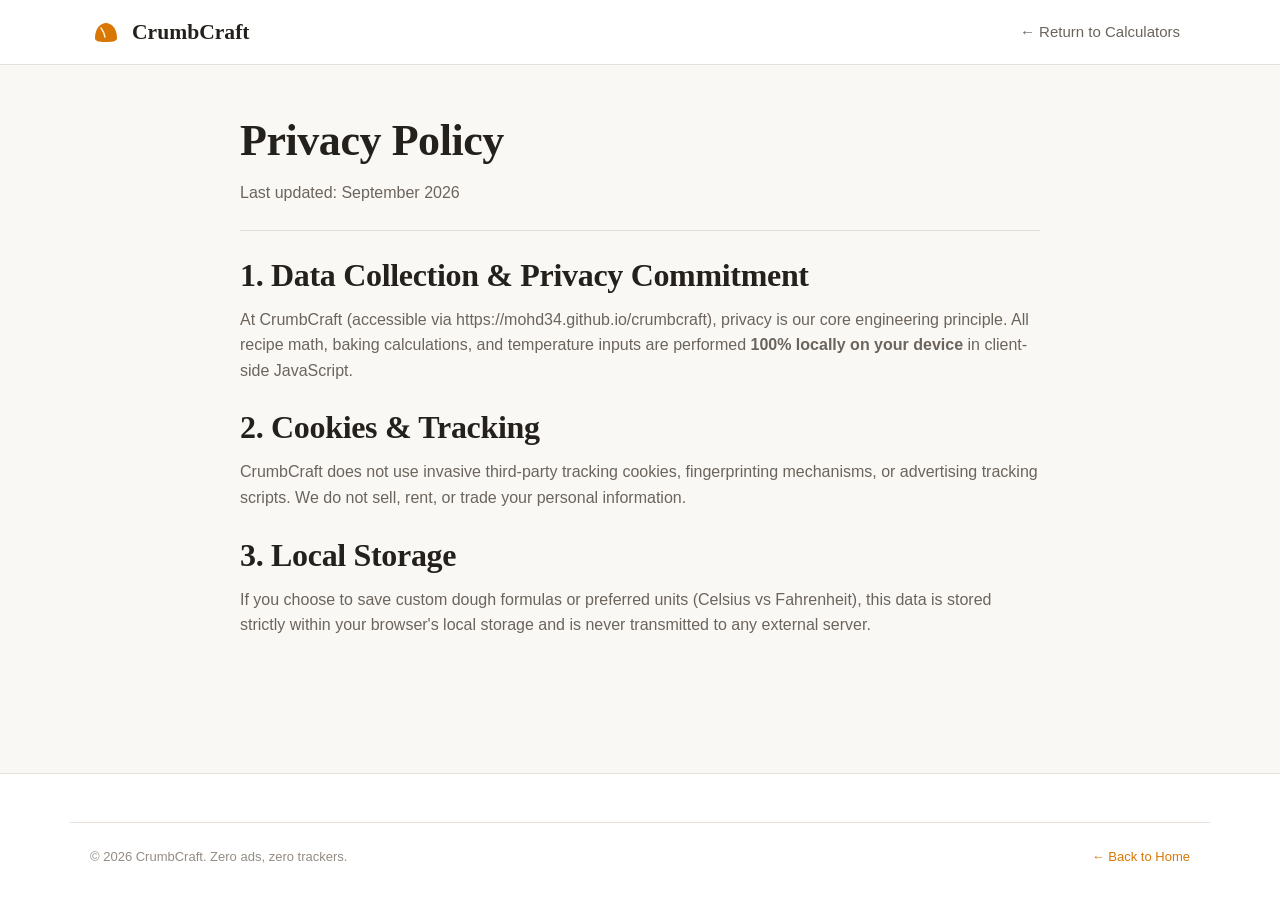
<file: legal/privacy.html>
<!DOCTYPE html>
<html lang="en">
<head>
  <meta charset="UTF-8">
  <meta name="viewport" content="width=device-width, initial-scale=1.0">
  <title>Privacy Policy | CrumbCraft</title>
  <meta name="description" content="CrumbCraft Privacy Policy: Client-side sourdough baking math, zero tracking scripts, zero personal data collection.">
  <link rel="canonical" href="https://mohd34.github.io/crumbcraft/legal/privacy.html">
  <link rel="icon" type="image/svg+xml" href="../assets/img/favicon.svg">
  <link rel="stylesheet" href="../assets/css/style.css">
</head>
<body>
  <header class="site-header">
    <div class="container header-inner">
      <a href="../index.html" class="brand-logo">
        <svg class="logo-icon" viewBox="0 0 64 64"><path d="M10,44 C10,24 22,14 32,14 C42,14 54,24 54,44 C54,49 50,52 32,52 C14,52 10,49 10,44 Z" fill="#D97706"/><path d="M22,24 Q28,32 30,42" fill="none" stroke="#FEF3C7" stroke-width="3" stroke-linecap="round"/></svg>
        <span>CrumbCraft</span>
      </a>
      <nav><a href="../index.html" class="nav-link">← Return to Calculators</a></nav>
    </div>
  </header>

  <main class="container" style="padding:3rem 0; max-width:800px;">
    <h1>Privacy Policy</h1>
    <p>Last updated: September 2026</p>
    <hr style="margin:1.5rem 0; border:none; border-top:1px solid var(--border-subtle);">

    <h2>1. Data Collection & Privacy Commitment</h2>
    <p>
      At CrumbCraft (accessible via https://mohd34.github.io/crumbcraft), privacy is our core engineering principle. All recipe math, baking calculations, and temperature inputs are performed <strong>100% locally on your device</strong> in client-side JavaScript.
    </p>

    <h2>2. Cookies & Tracking</h2>
    <p>
      CrumbCraft does not use invasive third-party tracking cookies, fingerprinting mechanisms, or advertising tracking scripts. We do not sell, rent, or trade your personal information.
    </p>

    <h2>3. Local Storage</h2>
    <p>
      If you choose to save custom dough formulas or preferred units (Celsius vs Fahrenheit), this data is stored strictly within your browser's local storage and is never transmitted to any external server.
    </p>
  </main>

  <footer class="site-footer">
    <div class="container footer-bottom">
      <span>© 2026 CrumbCraft. Zero ads, zero trackers.</span>
      <a href="../index.html">← Back to Home</a>
    </div>
  </footer>
</body>
</html>
</file>
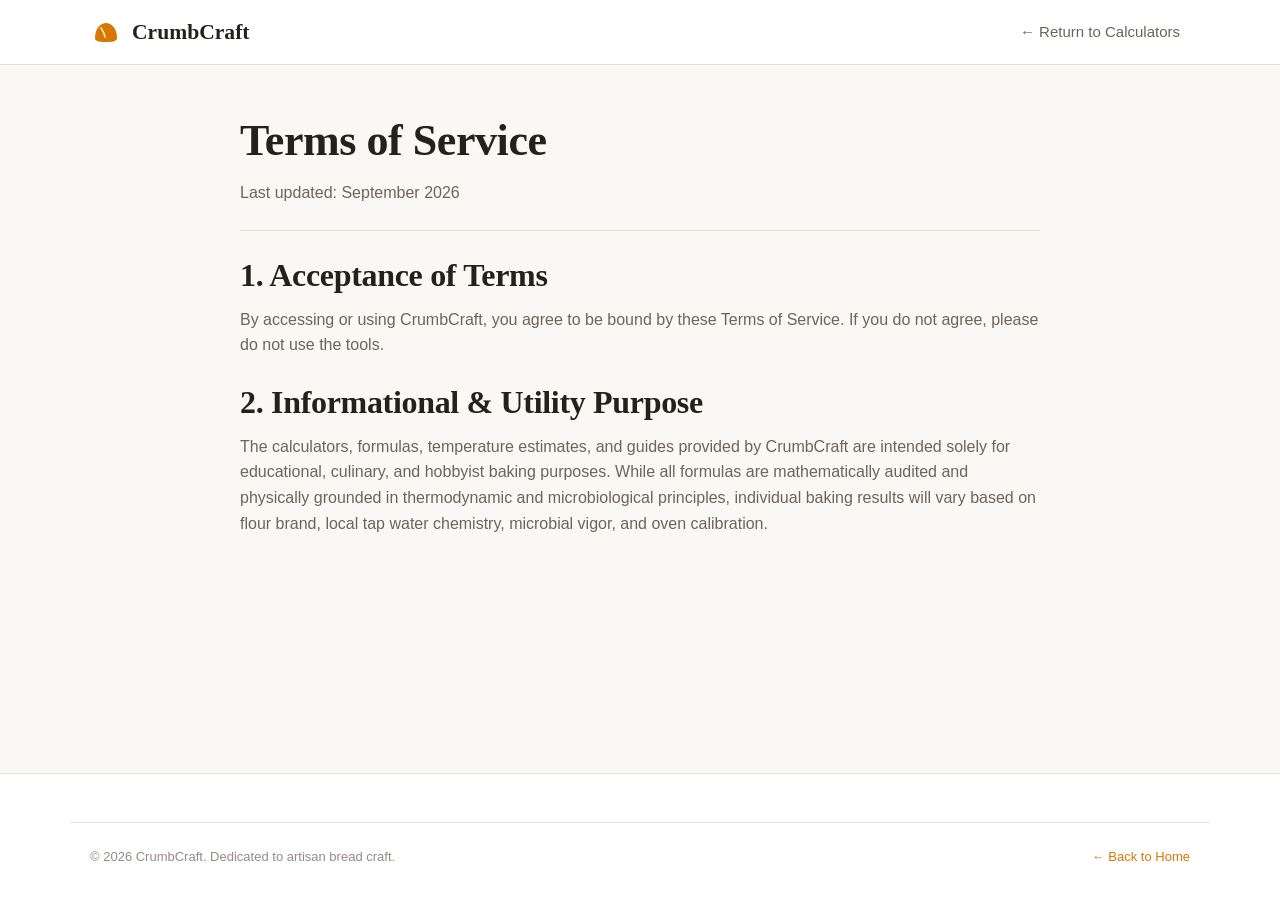
<file: legal/terms.html>
<!DOCTYPE html>
<html lang="en">
<head>
  <meta charset="UTF-8">
  <meta name="viewport" content="width=device-width, initial-scale=1.0">
  <title>Terms of Service | CrumbCraft</title>
  <meta name="description" content="CrumbCraft Terms of Service: Free, open-source baker's percentage and sourdough calculator tools under the MIT License.">
  <link rel="canonical" href="https://mohd34.github.io/crumbcraft/legal/terms.html">
  <link rel="icon" type="image/svg+xml" href="../assets/img/favicon.svg">
  <link rel="stylesheet" href="../assets/css/style.css">
</head>
<body>
  <header class="site-header">
    <div class="container header-inner">
      <a href="../index.html" class="brand-logo">
        <svg class="logo-icon" viewBox="0 0 64 64"><path d="M10,44 C10,24 22,14 32,14 C42,14 54,24 54,44 C54,49 50,52 32,52 C14,52 10,49 10,44 Z" fill="#D97706"/><path d="M22,24 Q28,32 30,42" fill="none" stroke="#FEF3C7" stroke-width="3" stroke-linecap="round"/></svg>
        <span>CrumbCraft</span>
      </a>
      <nav><a href="../index.html" class="nav-link">← Return to Calculators</a></nav>
    </div>
  </header>

  <main class="container" style="padding:3rem 0; max-width:800px;">
    <h1>Terms of Service</h1>
    <p>Last updated: September 2026</p>
    <hr style="margin:1.5rem 0; border:none; border-top:1px solid var(--border-subtle);">

    <h2>1. Acceptance of Terms</h2>
    <p>
      By accessing or using CrumbCraft, you agree to be bound by these Terms of Service. If you do not agree, please do not use the tools.
    </p>

    <h2>2. Informational & Utility Purpose</h2>
    <p>
      The calculators, formulas, temperature estimates, and guides provided by CrumbCraft are intended solely for educational, culinary, and hobbyist baking purposes. While all formulas are mathematically audited and physically grounded in thermodynamic and microbiological principles, individual baking results will vary based on flour brand, local tap water chemistry, microbial vigor, and oven calibration.
    </p>
  </main>

  <footer class="site-footer">
    <div class="container footer-bottom">
      <span>© 2026 CrumbCraft. Dedicated to artisan bread craft.</span>
      <a href="../index.html">← Back to Home</a>
    </div>
  </footer>
</body>
</html>
</file>
<file: assets/css/style.css>
/* ==========================================================================
   CRUMBCRAFT DESIGN SYSTEM - ARTISAN BAKERY AESTHETICS & HIGH-PERFORMANCE UI
   ========================================================================== */

:root {
  /* Color Palette - Warm Oat, Flour, Golden Crust, Hearth Charcoal */
  --bg-primary: #FAF8F5;
  --bg-secondary: #FFFFFF;
  --bg-tertiary: #F3EFEA;
  --bg-accent: #EFE8DF;
  
  --text-main: #24211D;
  --text-muted: #6B645C;
  --text-light: #948C83;
  
  --brand-amber: #D97706;
  --brand-amber-hover: #B45309;
  --brand-amber-light: #FEF3C7;
  --brand-crust: #854D0E;
  --brand-warm: #92400E;
  
  --accent-olive: #4D7C0F;
  --accent-olive-bg: #ECFCCB;
  --accent-blue: #0284C7;
  --accent-blue-bg: #E0F2FE;
  
  --border-subtle: #E6E0D8;
  --border-strong: #D5CBBF;
  
  --shadow-sm: 0 1px 2px rgba(36, 33, 29, 0.05);
  --shadow-md: 0 4px 6px -1px rgba(36, 33, 29, 0.08), 0 2px 4px -2px rgba(36, 33, 29, 0.05);
  --shadow-lg: 0 10px 15px -3px rgba(36, 33, 29, 0.08), 0 4px 6px -4px rgba(36, 33, 29, 0.04);
  --shadow-xl: 0 20px 25px -5px rgba(36, 33, 29, 0.1), 0 8px 10px -6px rgba(36, 33, 29, 0.06);

  --font-sans: -apple-system, BlinkMacSystemFont, "Segoe UI", Roboto, "Helvetica Neue", Arial, sans-serif;
  --font-serif: "Iowan Old Style", "Apple Garamond", Baskerville, "Times New Roman", "Droid Serif", Times, Source Serif Pro, serif, "Apple Color Emoji", "Segoe UI Emoji", "Segoe UI Symbol";
  --font-mono: ui-monospace, SFMono-Regular, Menlo, Monaco, Consolas, "Liberation Mono", monospace;

  --radius-sm: 6px;
  --radius-md: 10px;
  --radius-lg: 16px;
  --radius-full: 9999px;
  
  --container-max: 1140px;
}

/* Dark Mode Overrides */
@media (prefers-color-scheme: dark) {
  :root {
    --bg-primary: #181614;
    --bg-secondary: #221F1C;
    --bg-tertiary: #2C2824;
    --bg-accent: #38332D;
    
    --text-main: #F5F2ED;
    --text-muted: #BBB2A7;
    --text-light: #8A8175;
    
    --border-subtle: #38332D;
    --border-strong: #4A443D;
    
    --brand-amber-light: #3D2D0F;
    --accent-olive-bg: #21350F;
    --accent-blue-bg: #10334E;
  }
}

/* Reset & Base */
*, *::before, *::after {
  box-sizing: border-box;
  margin: 0;
  padding: 0;
}

html {
  font-size: 16px;
  scroll-behavior: smooth;
  -webkit-text-size-adjust: 100%;
}

body {
  font-family: var(--font-sans);
  background-color: var(--bg-primary);
  color: var(--text-main);
  line-height: 1.6;
  min-height: 100vh;
  display: flex;
  flex-direction: column;
}

/* Typography */
h1, h2, h3, h4, h5, h6 {
  font-family: var(--font-serif);
  color: var(--text-main);
  line-height: 1.25;
  font-weight: 700;
  letter-spacing: -0.01em;
}

h1 { font-size: clamp(2rem, 4vw, 2.75rem); margin-bottom: 0.75rem; }
h2 { font-size: clamp(1.5rem, 3vw, 2rem); margin-bottom: 0.75rem; margin-top: 1.5rem; }
h3 { font-size: clamp(1.2rem, 2.5vw, 1.45rem); margin-bottom: 0.5rem; }
p { margin-bottom: 1rem; color: var(--text-muted); }
p:last-child { margin-bottom: 0; }

a {
  color: var(--brand-amber);
  text-decoration: none;
  transition: color 0.15s ease;
}
a:hover { color: var(--brand-amber-hover); text-decoration: underline; }

/* Layout Elements */
.container {
  width: 100%;
  max-width: var(--container-max);
  margin-left: auto;
  margin-right: auto;
  padding-left: 1.25rem;
  padding-right: 1.25rem;
}

/* Header & Navigation */
.site-header {
  background-color: var(--bg-secondary);
  border-bottom: 1px solid var(--border-subtle);
  position: sticky;
  top: 0;
  z-index: 100;
  backdrop-filter: blur(8px);
}

.header-inner {
  display: flex;
  align-items: center;
  justify-content: space-between;
  height: 64px;
}

.brand-logo {
  display: flex;
  align-items: center;
  gap: 0.625rem;
  font-family: var(--font-serif);
  font-size: 1.35rem;
  font-weight: 800;
  color: var(--text-main);
  text-decoration: none;
}
.brand-logo:hover { text-decoration: none; }
.logo-icon {
  width: 32px;
  height: 32px;
  border-radius: var(--radius-sm);
  fill: var(--brand-amber);
}

.nav-links {
  display: flex;
  align-items: center;
  gap: 1.25rem;
  list-style: none;
}

.nav-link {
  font-size: 0.9375rem;
  font-weight: 500;
  color: var(--text-muted);
  text-decoration: none;
  padding: 0.375rem 0.625rem;
  border-radius: var(--radius-sm);
  transition: all 0.15s ease;
}
.nav-link:hover, .nav-link.active {
  color: var(--brand-amber);
  background-color: var(--bg-tertiary);
  text-decoration: none;
}

.header-actions {
  display: flex;
  align-items: center;
  gap: 0.75rem;
}

.mobile-menu-btn {
  display: none;
  background: none;
  border: 1px solid var(--border-subtle);
  border-radius: var(--radius-sm);
  padding: 0.5rem;
  color: var(--text-main);
  cursor: pointer;
}

/* Hero Section */
.hero {
  padding: 3rem 0 2rem;
  text-align: center;
}
.hero-badge {
  display: inline-flex;
  align-items: center;
  gap: 0.5rem;
  padding: 0.25rem 0.75rem;
  background-color: var(--brand-amber-light);
  color: var(--brand-warm);
  font-size: 0.8125rem;
  font-weight: 600;
  border-radius: var(--radius-full);
  margin-bottom: 1rem;
}
.hero p.lead {
  font-size: 1.15rem;
  max-width: 680px;
  margin-left: auto;
  margin-right: auto;
  color: var(--text-muted);
}

/* Tool Navigation Tabs */
.tool-nav-wrapper {
  overflow-x: auto;
  padding-bottom: 0.5rem;
  margin-bottom: 2rem;
  -webkit-overflow-scrolling: touch;
}
.tool-tabs {
  display: flex;
  gap: 0.5rem;
  list-style: none;
  min-width: max-content;
  border-bottom: 1px solid var(--border-subtle);
  padding-bottom: 0.5rem;
}
.tool-tab-item a {
  display: inline-flex;
  align-items: center;
  gap: 0.5rem;
  padding: 0.5rem 1rem;
  font-size: 0.9375rem;
  font-weight: 500;
  color: var(--text-muted);
  border-radius: var(--radius-md);
  transition: all 0.15s ease;
  text-decoration: none;
}
.tool-tab-item a:hover {
  background-color: var(--bg-tertiary);
  color: var(--text-main);
}
.tool-tab-item.active a {
  background-color: var(--brand-amber);
  color: #FFFFFF;
}

/* Calculator Card Grid */
.calc-grid {
  display: grid;
  grid-template-columns: 1fr 1fr;
  gap: 2rem;
  margin-bottom: 3rem;
}
@media (max-width: 860px) {
  .calc-grid {
    grid-template-columns: 1fr;
  }
}

.calc-card {
  background-color: var(--bg-secondary);
  border: 1px solid var(--border-subtle);
  border-radius: var(--radius-lg);
  padding: 1.75rem;
  box-shadow: var(--shadow-sm);
}

.calc-card-header {
  display: flex;
  align-items: center;
  justify-content: space-between;
  margin-bottom: 1.5rem;
  padding-bottom: 1rem;
  border-bottom: 1px solid var(--border-subtle);
}

.calc-card-title {
  font-family: var(--font-serif);
  font-size: 1.35rem;
  font-weight: 700;
}

/* Form Controls & Inputs */
.form-group {
  margin-bottom: 1.25rem;
}
.form-group:last-child {
  margin-bottom: 0;
}

.form-label {
  display: flex;
  justify-content: space-between;
  align-items: center;
  font-size: 0.875rem;
  font-weight: 600;
  color: var(--text-main);
  margin-bottom: 0.5rem;
}

.form-label-val {
  font-family: var(--font-mono);
  font-size: 0.9375rem;
  color: var(--brand-amber);
  font-weight: 700;
}

.form-input {
  width: 100%;
  padding: 0.625rem 0.875rem;
  font-size: 1rem;
  font-family: var(--font-sans);
  background-color: var(--bg-primary);
  border: 1px solid var(--border-strong);
  border-radius: var(--radius-md);
  color: var(--text-main);
  transition: border-color 0.15s ease, box-shadow 0.15s ease;
}
.form-input:focus {
  outline: none;
  border-color: var(--brand-amber);
  box-shadow: 0 0 0 3px rgba(217, 119, 6, 0.15);
}

.form-range {
  width: 100%;
  height: 6px;
  background: var(--border-subtle);
  border-radius: 3px;
  outline: none;
  -webkit-appearance: none;
  margin: 0.5rem 0;
}
.form-range::-webkit-slider-thumb {
  -webkit-appearance: none;
  appearance: none;
  width: 20px;
  height: 20px;
  border-radius: 50%;
  background: var(--brand-amber);
  cursor: pointer;
  box-shadow: var(--shadow-sm);
  transition: transform 0.1s ease;
}
.form-range::-webkit-slider-thumb:hover {
  transform: scale(1.15);
}

.unit-toggle {
  display: inline-flex;
  background-color: var(--bg-tertiary);
  border-radius: var(--radius-full);
  padding: 2px;
}
.unit-toggle-btn {
  border: none;
  background: transparent;
  padding: 4px 12px;
  border-radius: var(--radius-full);
  font-size: 0.8125rem;
  font-weight: 600;
  color: var(--text-muted);
  cursor: pointer;
  transition: all 0.15s ease;
}
.unit-toggle-btn.active {
  background-color: var(--bg-secondary);
  color: var(--text-main);
  box-shadow: var(--shadow-sm);
}

/* Results & Hydration Breakdown (The 3-Way Distinction) */
.results-card {
  background-color: var(--bg-secondary);
  border: 1px solid var(--border-subtle);
  border-radius: var(--radius-lg);
  padding: 1.75rem;
  box-shadow: var(--shadow-sm);
  display: flex;
  flex-direction: column;
}

.stat-grid {
  display: grid;
  grid-template-columns: repeat(auto-fit, minmax(130px, 1fr));
  gap: 1rem;
  margin-bottom: 1.5rem;
}

.stat-box {
  background-color: var(--bg-primary);
  border: 1px solid var(--border-subtle);
  border-radius: var(--radius-md);
  padding: 1rem;
  text-align: center;
}
.stat-box.highlight {
  background-color: var(--brand-amber-light);
  border-color: rgba(217, 119, 6, 0.3);
}

.stat-label {
  font-size: 0.75rem;
  text-transform: uppercase;
  letter-spacing: 0.05em;
  font-weight: 700;
  color: var(--text-muted);
  margin-bottom: 0.35rem;
}
.stat-value {
  font-family: var(--font-mono);
  font-size: 1.5rem;
  font-weight: 800;
  color: var(--text-main);
}
.stat-box.highlight .stat-value {
  color: var(--brand-warm);
}
.stat-sub {
  font-size: 0.75rem;
  color: var(--text-light);
  margin-top: 0.25rem;
}

/* 3-Way Hydration Callout */
.hydration-distinction {
  background-color: var(--bg-primary);
  border-left: 4px solid var(--brand-amber);
  border-radius: 0 var(--radius-md) var(--radius-md) 0;
  padding: 1rem 1.25rem;
  margin-bottom: 1.5rem;
}
.hydration-distinction h4 {
  font-size: 0.9375rem;
  font-family: var(--font-sans);
  font-weight: 700;
  color: var(--text-main);
  margin-bottom: 0.5rem;
}
.hydration-distinction ul {
  list-style: none;
  font-size: 0.875rem;
}
.hydration-distinction li {
  margin-bottom: 0.35rem;
  display: flex;
  justify-content: space-between;
}
.hydration-distinction li span:first-child {
  color: var(--text-muted);
}
.hydration-distinction li span:last-child {
  font-weight: 600;
  font-family: var(--font-mono);
}

/* Crumb Texture Visualizer Gauge */
.crumb-gauge-box {
  background-color: var(--bg-primary);
  border: 1px solid var(--border-subtle);
  border-radius: var(--radius-md);
  padding: 1.25rem;
  margin-bottom: 1.5rem;
}
.crumb-gauge-header {
  display: flex;
  justify-content: space-between;
  margin-bottom: 0.5rem;
  font-size: 0.875rem;
}
.crumb-gauge-bar {
  height: 10px;
  background: linear-gradient(to right, #93C5FD 0%, #FBBF24 50%, #F87171 100%);
  border-radius: 5px;
  position: relative;
  margin-bottom: 0.75rem;
}
.crumb-gauge-marker {
  position: absolute;
  top: -5px;
  width: 20px;
  height: 20px;
  background-color: #FFFFFF;
  border: 3px solid var(--brand-amber);
  border-radius: 50%;
  transform: translateX(-50%);
  transition: left 0.2s ease;
  box-shadow: var(--shadow-sm);
}
.crumb-gauge-desc {
  font-size: 0.8125rem;
  color: var(--text-muted);
  line-height: 1.4;
}

/* Formula Table */
.formula-table {
  width: 100%;
  border-collapse: collapse;
  font-size: 0.9375rem;
  margin-bottom: 1.5rem;
}
.formula-table th, .formula-table td {
  padding: 0.75rem;
  text-align: left;
  border-bottom: 1px solid var(--border-subtle);
}
.formula-table th {
  font-size: 0.75rem;
  text-transform: uppercase;
  color: var(--text-muted);
  letter-spacing: 0.05em;
}
.formula-table td.num {
  font-family: var(--font-mono);
  font-weight: 600;
  text-align: right;
}
.formula-table th.num {
  text-align: right;
}

/* Action Buttons */
.btn-group {
  display: flex;
  gap: 0.75rem;
  flex-wrap: wrap;
}
.btn {
  display: inline-flex;
  align-items: center;
  justify-content: center;
  gap: 0.5rem;
  padding: 0.625rem 1.25rem;
  font-size: 0.9375rem;
  font-weight: 600;
  border-radius: var(--radius-md);
  border: 1px solid transparent;
  cursor: pointer;
  transition: all 0.15s ease;
  text-decoration: none;
}
.btn:hover { text-decoration: none; }
.btn-primary {
  background-color: var(--brand-amber);
  color: #FFFFFF;
}
.btn-primary:hover {
  background-color: var(--brand-amber-hover);
}
.btn-secondary {
  background-color: var(--bg-tertiary);
  color: var(--text-main);
  border-color: var(--border-subtle);
}
.btn-secondary:hover {
  background-color: var(--bg-accent);
}
.btn-outline {
  background-color: transparent;
  color: var(--brand-amber);
  border-color: var(--brand-amber);
}
.btn-outline:hover {
  background-color: var(--brand-amber-light);
}

/* Alert Boxes */
.alert {
  padding: 1rem 1.25rem;
  border-radius: var(--radius-md);
  margin-bottom: 1.25rem;
  font-size: 0.875rem;
  display: flex;
  gap: 0.75rem;
  align-items: flex-start;
}
.alert-ice {
  background-color: var(--accent-blue-bg);
  border: 1px solid #BAE6FD;
  color: #0369A1;
}
.alert-tip {
  background-color: var(--accent-olive-bg);
  border: 1px solid #D9F99D;
  color: #365314;
}

/* Breadcrumbs */
.breadcrumbs {
  display: flex;
  align-items: center;
  gap: 0.5rem;
  font-size: 0.8125rem;
  color: var(--text-light);
  margin-bottom: 1.5rem;
  list-style: none;
}
.breadcrumbs a {
  color: var(--text-muted);
}
.breadcrumbs a:hover {
  color: var(--brand-amber);
}
.breadcrumbs li::after {
  content: "/";
  margin-left: 0.5rem;
  color: var(--border-strong);
}
.breadcrumbs li:last-child::after {
  content: "";
}

/* Educational Content Section (SEO-Rich) */
.guide-section {
  background-color: var(--bg-secondary);
  border: 1px solid var(--border-subtle);
  border-radius: var(--radius-lg);
  padding: 2.5rem;
  margin-bottom: 3rem;
}
@media (max-width: 640px) {
  .guide-section {
    padding: 1.5rem;
  }
}
.guide-section h2 {
  margin-top: 0;
}
.guide-section p, .guide-section li {
  font-size: 1.05rem;
  line-height: 1.7;
  color: var(--text-muted);
}
.guide-section ul, .guide-section ol {
  padding-left: 1.5rem;
  margin-bottom: 1.25rem;
}
.guide-section li {
  margin-bottom: 0.5rem;
}

/* FAQ Accordion */
.faq-list {
  margin-top: 1.5rem;
}
.faq-item {
  border-bottom: 1px solid var(--border-subtle);
  padding: 1.25rem 0;
}
.faq-item:first-child {
  border-top: 1px solid var(--border-subtle);
}
.faq-question {
  font-family: var(--font-serif);
  font-size: 1.15rem;
  font-weight: 700;
  color: var(--text-main);
  cursor: pointer;
  display: flex;
  justify-content: space-between;
  align-items: center;
}
.faq-answer {
  margin-top: 0.75rem;
  font-size: 0.95rem;
  color: var(--text-muted);
  line-height: 1.6;
}

/* Toast Notification */
.toast {
  position: fixed;
  bottom: 2rem;
  right: 2rem;
  background-color: var(--text-main);
  color: var(--bg-secondary);
  padding: 0.75rem 1.25rem;
  border-radius: var(--radius-md);
  font-size: 0.875rem;
  font-weight: 600;
  box-shadow: var(--shadow-lg);
  transform: translateY(100px);
  opacity: 0;
  transition: all 0.3s cubic-bezier(0.16, 1, 0.3, 1);
  z-index: 1000;
}
.toast.show {
  transform: translateY(0);
  opacity: 1;
}

/* Footer */
.site-footer {
  background-color: var(--bg-secondary);
  border-top: 1px solid var(--border-subtle);
  padding: 3rem 0 2rem;
  margin-top: auto;
}
.footer-grid {
  display: grid;
  grid-template-columns: 2fr 1fr 1fr 1fr;
  gap: 2rem;
  margin-bottom: 2.5rem;
}
@media (max-width: 768px) {
  .footer-grid {
    grid-template-columns: 1fr 1fr;
  }
}
@media (max-width: 480px) {
  .footer-grid {
    grid-template-columns: 1fr;
  }
}

.footer-col h4 {
  font-family: var(--font-sans);
  font-size: 0.875rem;
  text-transform: uppercase;
  letter-spacing: 0.05em;
  color: var(--text-main);
  margin-bottom: 1rem;
}
.footer-links {
  list-style: none;
}
.footer-links li {
  margin-bottom: 0.5rem;
}
.footer-links a {
  font-size: 0.875rem;
  color: var(--text-muted);
}
.footer-links a:hover {
  color: var(--brand-amber);
}

.footer-bottom {
  display: flex;
  justify-content: space-between;
  align-items: center;
  padding-top: 1.5rem;
  border-top: 1px solid var(--border-subtle);
  font-size: 0.8125rem;
  color: var(--text-light);
}
@media (max-width: 640px) {
  .footer-bottom {
    flex-direction: column;
    gap: 0.75rem;
    text-align: center;
  }
}

/* Print Styles */
@media print {
  .site-header, .tool-nav-wrapper, .btn-group, .site-footer, .guide-section, .toast {
    display: none !important;
  }
  body {
    background: #FFFFFF;
    color: #000000;
  }
  .calc-card, .results-card {
    border: none;
    box-shadow: none;
    padding: 0;
  }
}
</file>
